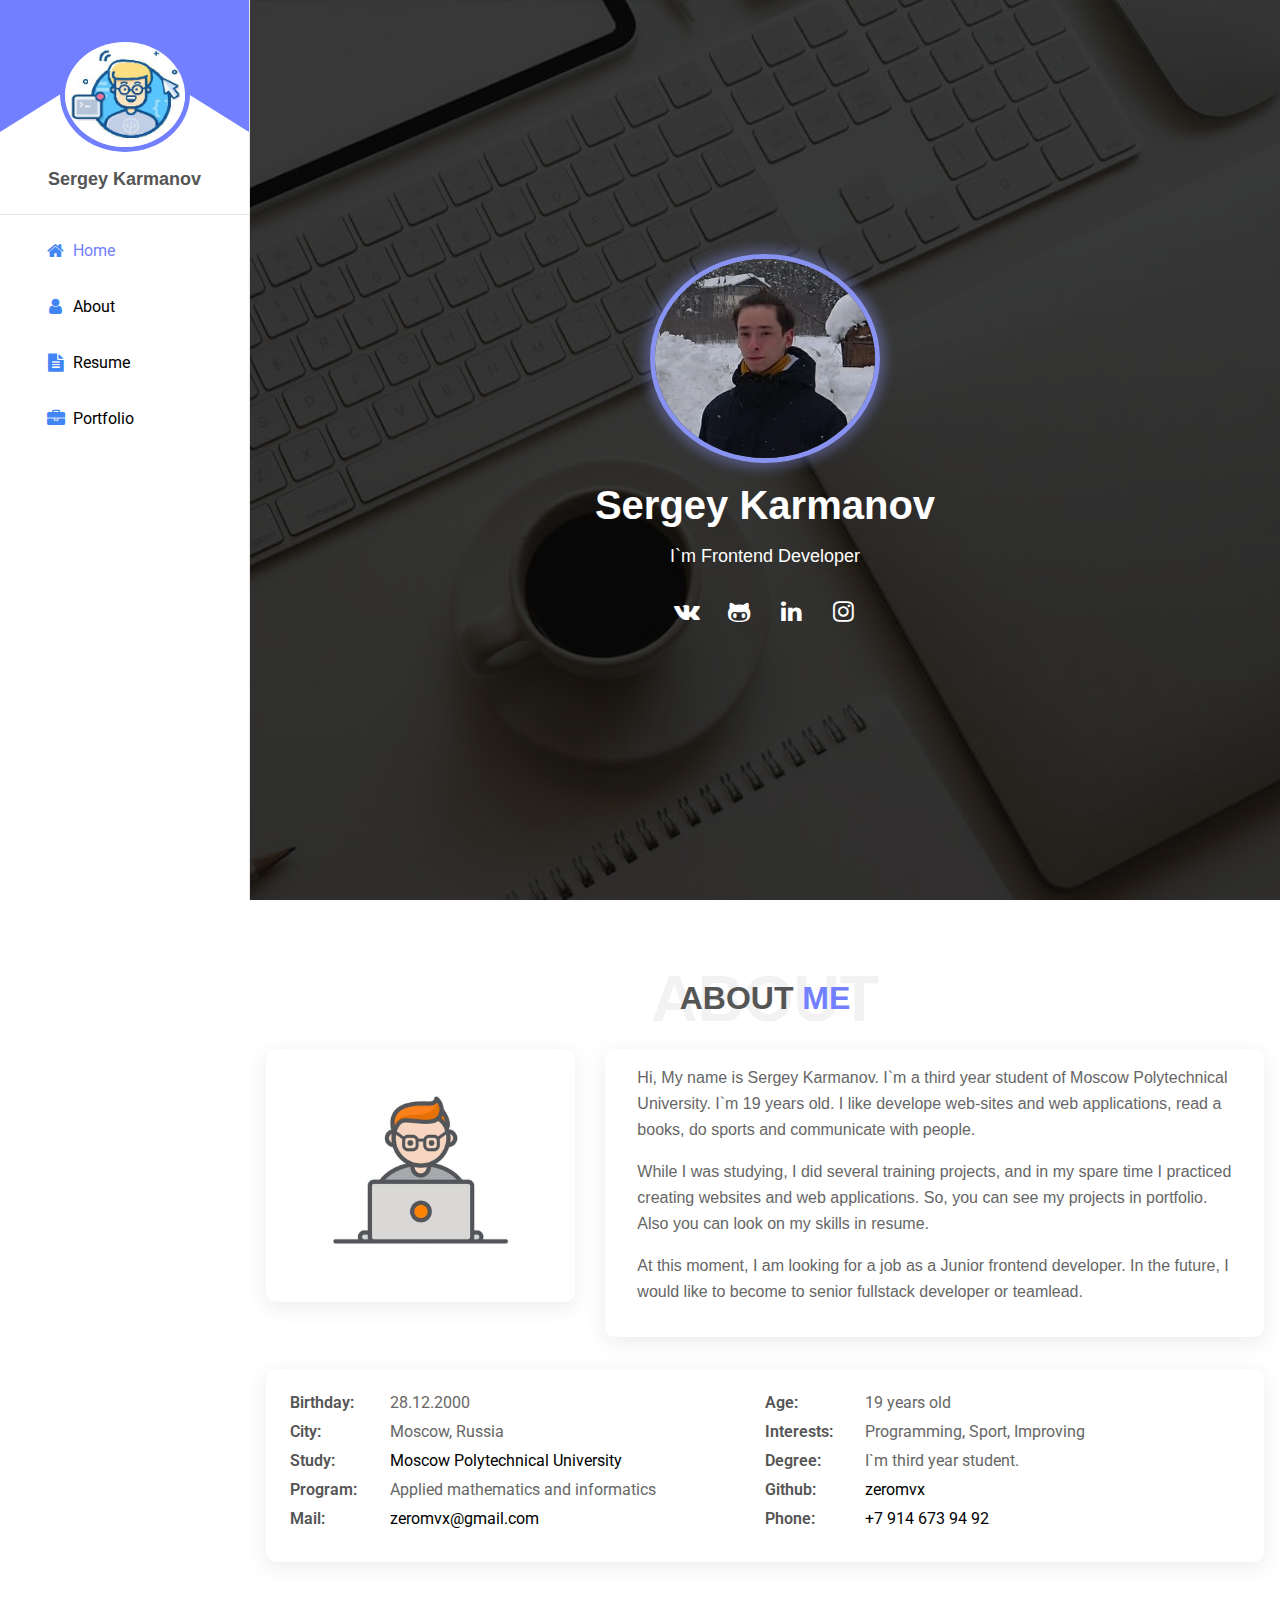
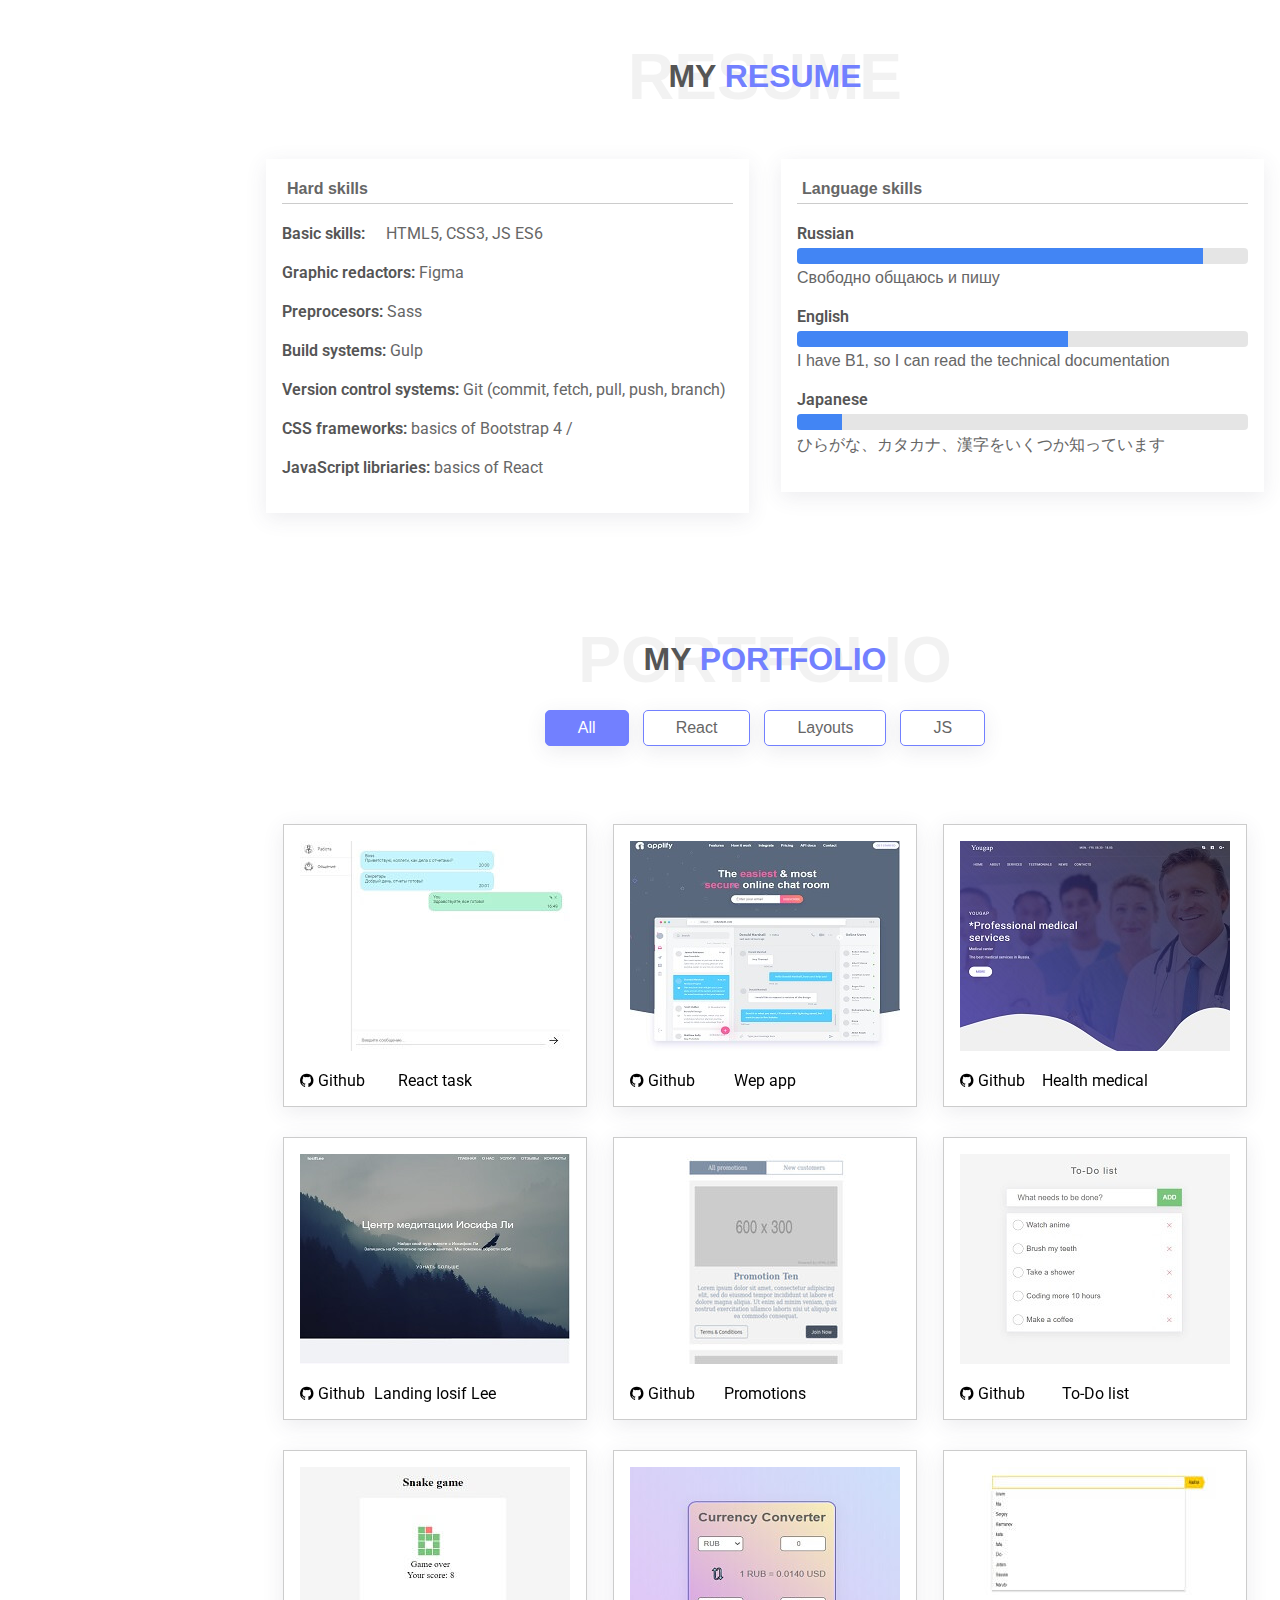
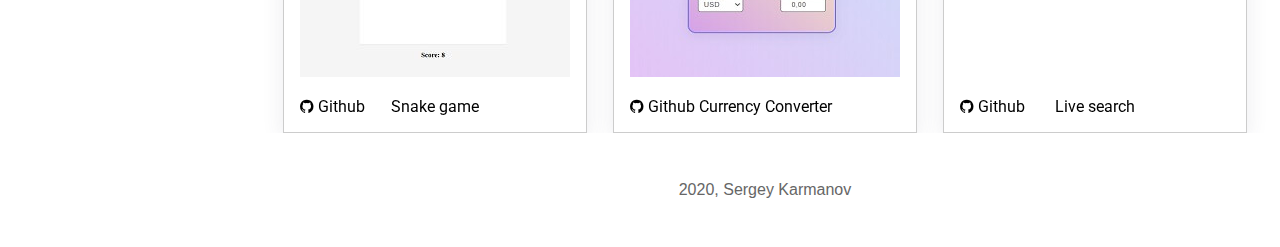
<file: index.html>
<!DOCTYPE html>
<html lang="en">

<head>
    <meta charset="UTF-8">
    <meta name="viewport" content="width=device-width, initial-scale=1.0">
    <title>Sergey Karmanov</title>
    <!-- FontAwesome -->
    <link rel="stylesheet" href="libs/css/font-awesome.css">
    <!-- Stylesheets -->
    <link rel="stylesheet" href="css/main.min.css">
</head>

<body>

    <div class="toggle-btn">
        <div id="nav-icon3" class="toggle-icon">
            <span></span>
            <span></span>
            <span></span>
            <span></span>
        </div>
    </div>
    <!-- /.toggle-icon -->

    <header class="header">

        <nav class="navbar">

            <div class="navbar__logo">
                <div class="logo">
                    <img src="img/photo2.jpg" alt="">
                </div>
                <div class="name">
                    <h2>Sergey Karmanov</h2>
                </div>
            </div>
            <!-- /.navbar__logo -->
            <ul class="nav">
                <li>
                    <a href="#home" class="active"><i class="fa fa-home fa-fw"></i>Home</a>
                </li>
                <li>
                    <a href="#about"><i class="fa fa-user fa-fw"></i>About</a>
                </li>
                <li>
                    <a href="#resume"><i class="fa fa-file-text fa-fw"></i>Resume</a>
                </li>
                <li>
                    <a href="#portfolio"><i class="fa fa-briefcase fa-fw"></i>Portfolio</a>
                </li>
            </ul>
            <!-- /.nav -->
        </nav>
        <!-- /.navbar -->
    </header>

    <!-- /.header -->

    <main class="main-content">
        <section class="home" id="home">
            <div class="home__content">
                <div class="home__logo ">
                    <img src="img/p1.jpg" alt="">
                </div>

                <h1 class="home__name ">Sergey Karmanov</h1>

                <p class="home__desc ">I`m Frontend Developer</p>

                <ul class="socials ">
                    <li class="socials__item">
                        <a href="https://vk.com/zeromvx" target="_blank" class="socials__link">
                            <i class="fa fa-vk socials__icon" aria-hidden="true"></i>
                        </a>
                    </li>
                    <li class="socials__item">
                        <a href="https://github.com/zeromvx" target="_blank" class="socials__link">
                            <i class="fa fa-github-alt socials__icon" aria-hidden="true"></i>
                        </a>
                    </li>
                    <li class="socials__item">
                        <a href="https://www.linkedin.com/in/sergey-karmanov-151950176/" target="_blank" class="socials__link">
                            <i class="fa fa-linkedin fa-lg socials__icon"></i>
                        </a>
                    </li>
                    <li class="socials__item">
                        <a href="https://www.instagram.com/sergey_karmanov___/" target="_blank" class="socials__link">
                            <i class="fa fa-instagram fa-lg socials__icon"></i>
                        </a>
                    </li>
                </ul>
            </div>
            <!-- /.home__content -->
        </section>
        <!-- /.home -->

        <section class="about" id="about">

            <div class="about__title">
                <h2 class="title ">
                    About
                    <span class="title__color">me</span>
                    <span class="title__bg-text">about</span>
                </h2>
            </div>
            <!-- /.about__title -->

            <div class="about__content">
                <div class="about__logo ">
                    <img src="img/about.jpg" alt="" class="logo__image">
                </div>

                <div class="descr ">
                    <p>Hi, My name is Sergey Karmanov. I`m a third year student of Moscow Polytechnical University. I`m
                        19 years old. I like develope web-sites and web applications, read a books, do sports and
                        communicate with people.
                    </p>
                    <p>While I was studying, I did several training projects, and in my spare time I practiced creating
                        websites and web applications. So, you can see my projects in portfolio. Also you can look on my
                        skills in resume.
                    </p>
                    <p>At this moment, I am looking for a job as a Junior frontend developer. In the future, I would
                        like to become to senior fullstack developer or teamlead.</p>
                </div>

            </div>
            <!-- /.about__content -->

            <div class="about__info-wrap">
                <ul class="about__info ">
                    <li><label>Birthday:</label>28.12.2000</li>
                    <li><label>Age:</label>19 years old</li>
                    <li><label>City:</label>Moscow, Russia</li>
                    <li><label>Interests:</label>Programming, Sport, Improving</li>
                    <li><label>Study:</label><a href="https://new.mospolytech.ru/" target="_blank">Moscow Polytechnical
                            University</a></li>
                    <li><label>Degree:</label>I`m third year student.</li>
                    <li><label>Program:</label>Applied mathematics and informatics</li>
                    <li><label>Github:</label><a href="https://github.com/zeromvx" target="_blank">zeromvx</a></li>
                    <li><label>Mail:</label><a href="mailto:zeromvx@gmail.com">zeromvx@gmail.com</a></li>
                    <li><label>Phone:</label><a href="tel:+79146739492">+7 914 673 94 92</a></li>
                </ul>
            </div>
        </section>
        <!-- /.about -->

        <section class="resume" id="resume">
            <div class="resume__title">
                <h2 class="title ">
                    My
                    <span class="title__color">Resume</span>
                    <span class="title__bg-text">Resume</span>
                </h2>
            </div>
            <!-- /.resume__title -->

            <ul class="resume__content">

                <li class="skills-wrap ">
                    <div class="skills">
                        <h4 class="skills__title">Hard skills</h4>
                        <ul>
                            <li>
                                <label>Basic skills:</label> HTML5, CSS3, JS ES6
                            </li>
                            <li>
                                <label>Graphic redactors:</label> Figma
                            </li>
                            <li>
                                <label>Preprocesors:</label> Sass
                            </li>
                            <li>
                                <label>Build systems:</label> Gulp
                            </li>
                            <li>
                                <label>Version control systems:</label> Git (commit, fetch, pull, push, branch)
                            </li>
                            <li>
                                <label>CSS frameworks:</label> basics of Bootstrap 4 /
                            </li>
                            <li>
                                <label>JavaScript libriaries:</label> basics of React
                            </li>
                        </ul>
                    </div>

                </li>
                <!-- /.hard-skills -->

                <li class="skills-wrap ">
                    <div class="skills">
                        <h4 class="skills__title">Language skills</h4>
                        <ul>

                            <li>
                                <label>Russian</label>
                                <div class="line russian-line"></div>
                                <p>Свободно общаюсь и пишу</p>
                            </li>
                            <li>
                                <label>English</label>
                                <div class="line english-line"></div>
                                <p>I have B1, so I can read the technical documentation</p>
                            </li>
                            <li>
                                <label>Japanese</label>
                                <div class="line japanese-line"></div>
                                <p>ひらがな、カタカナ、漢字をいくつか知っています</p>
                            </li>
                        </ul>
                    </div>

                </li>
                <!-- /.laguage-skills -->

            </ul>
            <!-- /.resume__content -->
        </section>
        <!-- /.resume -->

        <section class="portfolio" id="portfolio">
            <div class="portfolio__title">
                <h2 class="title ">
                    My
                    <span class="title__color">portfolio</span>
                    <span class="title__bg-text">portfolio</span>
                </h2>
            </div>
            <!-- /.portfolio__title -->

            <div class="portfolio__filter filter-options">
                <button class="filter__btn active" data-filter="all">All</button>
                <button class="filter__btn" data-filter="react">React</button>
                <button class="filter__btn" data-filter="layouts">Layouts</button>
                <button class="filter__btn" data-filter="js">JS</button>
            </div>
            <!-- /.portfolio__filter -->

            <ul class="portfolio__content container my-shuffle">

                <li class="work mix category-a " data-order="3" data-groups='["react"]'>
                    <figure>

                        <div class="image-wrap">

                            <p class="work__image-descr">This is test task for interview in TOT systems.
                                It includes frontend part of chat, written using React.
                            </p>

                            <img src="img/chat.jpg" alt="chat" class="work__image">
                        </div>

                        <figcaption class="work__descr">

                            <a href="https://github.com/zeromvx/task-for-tot-sys" target="_blank" class="work__github">
                                <i class="fa fa-github" aria-hidden="true"></i>
                                Github
                            </a>
                            <a href="https://react-frontend-chat.herokuapp.com/" target="_blank">React task</a>
                        </figcaption>
                    </figure>
                </li>


                <li class="work mix category-a " data-order="1" data-groups='["layouts"]'>
                    <figure>

                        <div class="image-wrap">

                            <p class="work__image-descr">This is responsive landing which I made for train my skills, using Sass,
                                Gulp.You can see code of this project in my github.
                            </p>

                            <img src="img/webapp.jpg" alt="" class="work__image">
                        </div>

                        <figcaption class="work__descr">

                            <a href="https://github.com/zeromvx/landing" target="_blank" class="work__github">
                                <i class="fa fa-github" aria-hidden="true"></i>
                                Github
                            </a>
                            <a href="sites/webapp/" target="_blank">Wep app</a>
                        </figcaption>
                    </figure>
                </li>

                <li class="work mix category-a " data-order="1" data-groups='["layouts"]'>
                    <figure>

                        <div class="image-wrap">

                            <p class="work__image-descr">This is responsive landing which I made for train my skills, using Sass.
                                You can see code of this project in my github.
                            </p>

                            <img src="img/health.jpg" alt="" class="work__image">
                        </div>

                        <figcaption class="work__descr">

                            <a href="https://github.com/zeromvx/health-medical" target="_blank" class="work__github">
                                <i class="fa fa-github" aria-hidden="true"></i>
                                Github
                            </a>
                            <a href="sites/health/" target="_blank">Health medical</a>
                        </figcaption>
                    </figure>
                </li>

                <li class="work mix category-a " data-order="1" data-groups='["layouts"]'>
                    <figure>

                        <div class="image-wrap">
                            <p class="work__image-descr">
                                This is responsive landing which I made for train my skills, using Sass.
                                Design was done by me.
                            </p>

                            <img src="img/iosiflee.jpg" alt="" class="work__image">
                        </div>

                        <figcaption class="work__descr">

                            <a href="https://github.com/zeromvx/iosiflee" target="_blank" class="work__github">
                                <i class="fa fa-github" aria-hidden="true"></i>
                                Github
                            </a>

                            <a href="sites/iosiflee/" target="_blank">Landing Iosif Lee</a>
                        </figcaption>
                    </figure>
                </li>

                <li class="work mix category-b " data-order="2" data-groups='["js"]'>
                    <figure>

                        <div class="image-wrap">
                            <p class="work__image-descr">
                                This is decision of js task from github. Web app sends query to server and get json file.
                                There are two tabs. The first tab shows all promotions. The second tab shows promotions for new users.
                            </p>
                            <img src="img/promotions.jpg" alt="" class="work__image">
                        </div>

                        <figcaption class="work__descr">
                            <a href="https://github.com/zeromvx/web-technical-test" target="_blank" class="work__github">
                                <i class="fa fa-github" aria-hidden="true"></i>
                                Github
                            </a>

                            <a href="sites/promotions/" target="_blank">Promotions</a>
                        </figcaption>
                    </figure>
                </li>

                <li class="work mix category-b " data-order="2" data-groups='["js"]'>
                    <figure>

                        <div class="image-wrap">
                            <p class="work__image-descr">
                                This is simple to-do list. You can see, create, remove tasks. The data is stored into local storage.
                                If you complete the task, click on ready button, and if you reload page, deleted task won`t exist.
                            </p>
                            <img src="img/todo.jpg" alt="" class="work__image">
                        </div>

                        <figcaption class="work__descr">
                            <a href="https://github.com/zeromvx/todo" target="_blank" class="work__github">
                                <i class="fa fa-github" aria-hidden="true"></i>
                                Github
                            </a>

                            <a href="sites/todo/" target="_blank">To-Do list</a>
                        </figcaption>
                    </figure>
                </li>

                <li class="work mix category-b " data-order="2" data-groups='["js"]'>
                    <figure>

                        <div class="image-wrap">
                            <p class="work__image-descr">
                                This is game was made using canvas. The game stars when the arrow buttons are pressed.
                            </p>
                            <img src="img/snake.jpg" alt="" class="work__image">
                        </div>

                        <figcaption class="work__descr">

                            <a href="https://github.com/zeromvx/snakegame" target="_blank" class="work__github">
                                <i class="fa fa-github" aria-hidden="true"></i>
                                Github
                            </a>

                            <a href="sites/snake-game/" target="_blank">Snake game</a>
                        </figcaption>
                    </figure>
                </li>

                <li class="work mix category-b " data-order="2" data-groups='["js"]'>
                    <figure>

                        <div class="image-wrap">
                            <p class="work__image-descr">
                                This is web app that send query to API and show current course.
                            </p>
                            <img src="img/converter.jpg" alt="" class="work__image">
                        </div>

                        <figcaption class="work__descr">

                            <a href="https://github.com/zeromvx/converter" target="_blank" class="work__github">
                                <i class="fa fa-github" aria-hidden="true"></i>
                                Github
                            </a>
                            <a href="sites/converter/" target="_blank">Currency Converter</a>
                        </figcaption>
                    </figure>
                </li>

                <li class="work mix category-b " data-order="2" data-groups='["js"]'>
                    <figure>

                        <div class="image-wrap">
                            <p class="work__image-descr">
                                It`s project for train my js skills.
                                When we input data, data is filter and coincidences shows in dataBox.
                                Also when we click search, opens a new window of yandex search with your data.
                            </p>
                            <img src="img/search.jpg" alt="" class="work__image">
                        </div>

                        <figcaption class="work__descr">

                            <a href="https://github.com/zeromvx/livesearch" target="_blank" class="work__github">
                                <i class="fa fa-github" aria-hidden="true"></i>
                                Github
                            </a>

                            <a href="sites/livesearch/" target="_blank">Live search</a>
                        </figcaption>
                    </figure>
                </li>
            </ul>
            <!-- /.portfolio__content -->
        </section>
        <!-- /.portfolio -->

        <footer class="footer">
            <p>2020, Sergey Karmanov</p>
        </footer>
        <!-- /.footer -->
    </main>
    <!-- /.main-content -->


    <script src="libs/js/shuffle.min.js"></script>
    <script src="js/filter.js"></script>
    <script src="js/adaptiveNav.js"></script>
    <script src="js/progressBar.js"></script>
</body>

</html>
</file>
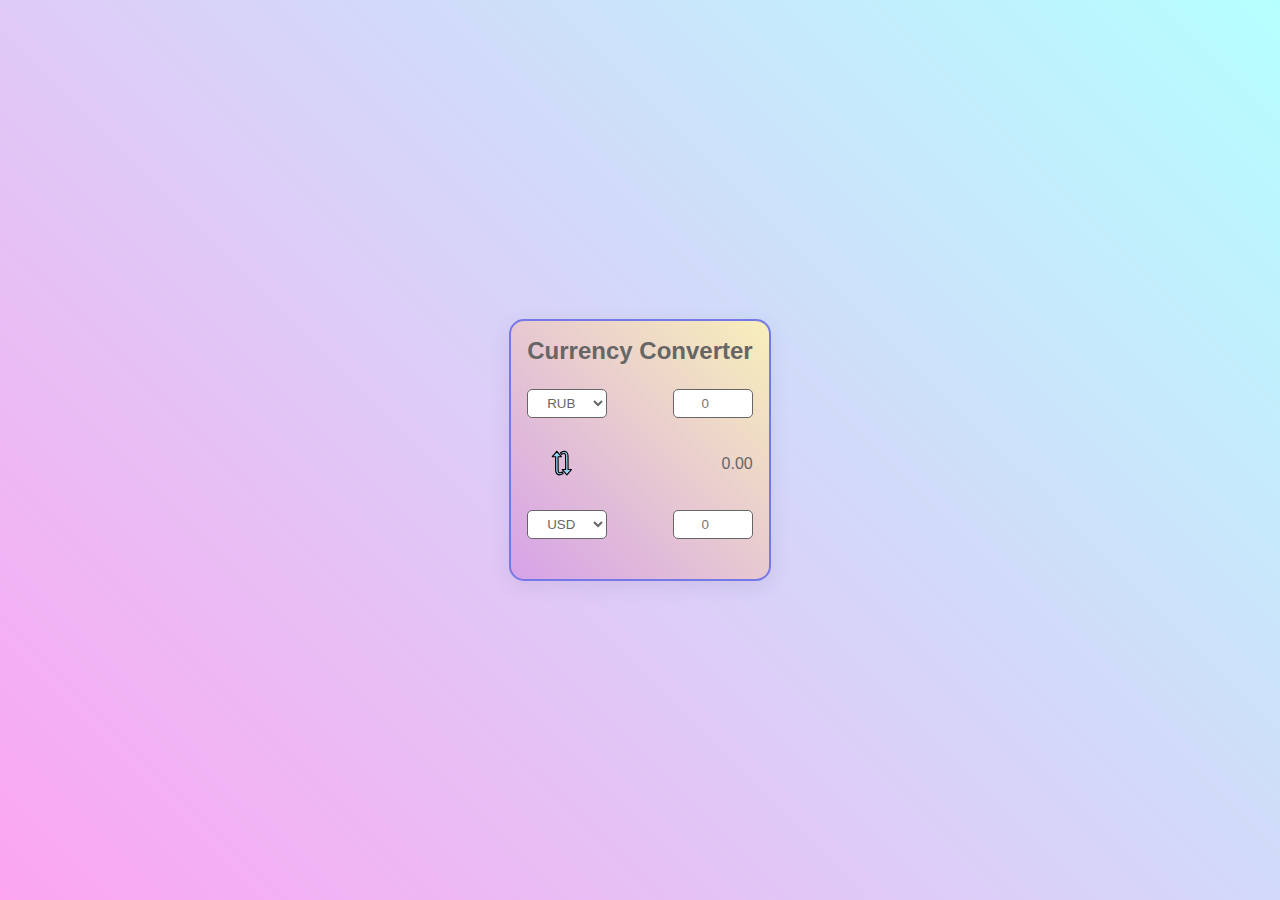
<file: sites/converter/index.html>
<!DOCTYPE html>
<html lang="en">

<head>
    <meta charset="UTF-8">
    <meta name="viewport" content="width=device-width, initial-scale=1.0">
    <title>Converter</title>
    <link rel="stylesheet" href="css/style.css">
</head>

<body>
    <div class="container">

        <div class="converter-wrap">

            <h2>Currency Converter</h2>

            <div class="converter">
                <select class="converter__item-1">
                    <option value="EUR">EUR</option>
                    <option value="USD">USD</option>
                    <option value="RUB" selected>RUB</option>
                </select>
                <input type="number" placeholder="0" class="converter__input-1">
            </div>

            <div class="changer">
                <a class="change-btn"><img src="img/change.svg" alt="change"></a>
                <p class="rate">0.00</p>
            </div>

            <div class="converter">
                <select class="converter__item-2">
                    <option value="EUR">EUR</option>
                    <option value="USD" selected>USD</option>
                    <option value="RUB">RUB</option>
                </select>
                <input type="number" placeholder="0" class="converter__input-2">
            </div>
        </div>

    </div>

    <script src="js/script.js"></script>
</body>

</html>
</file>
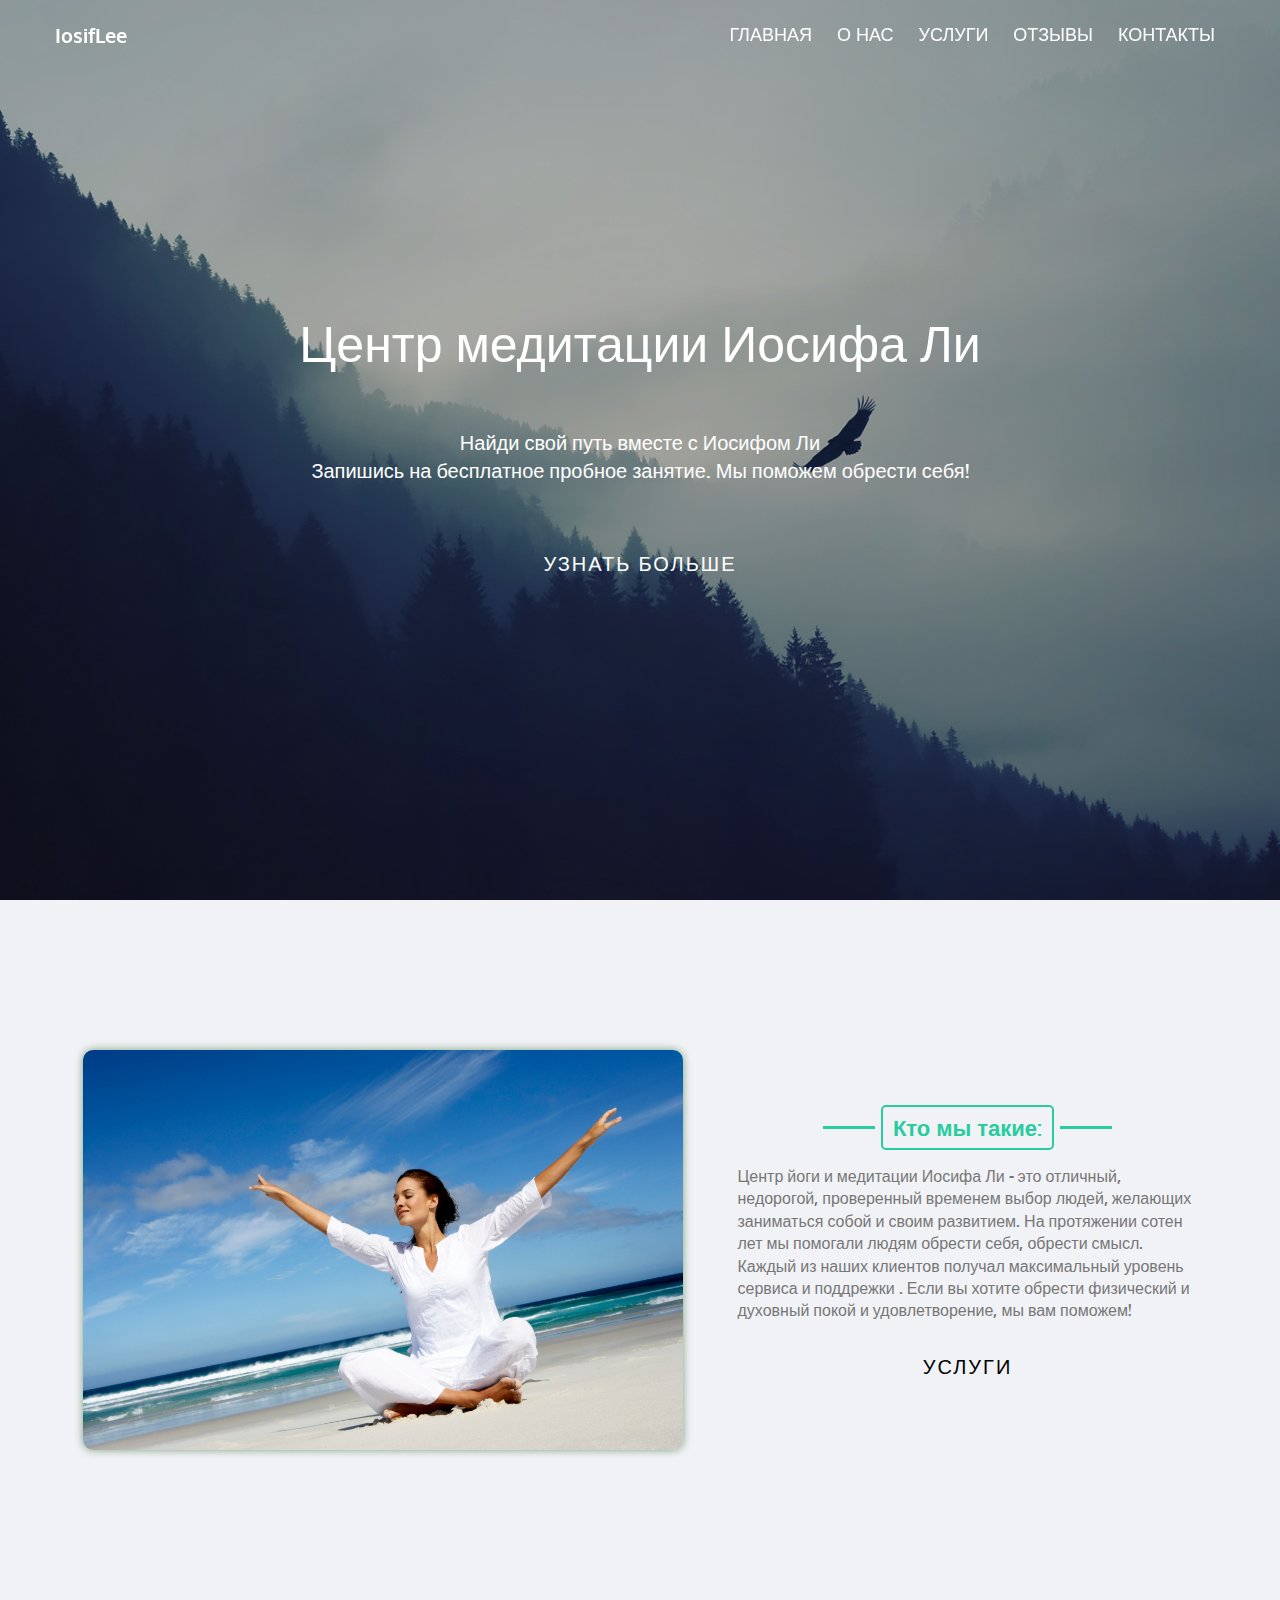
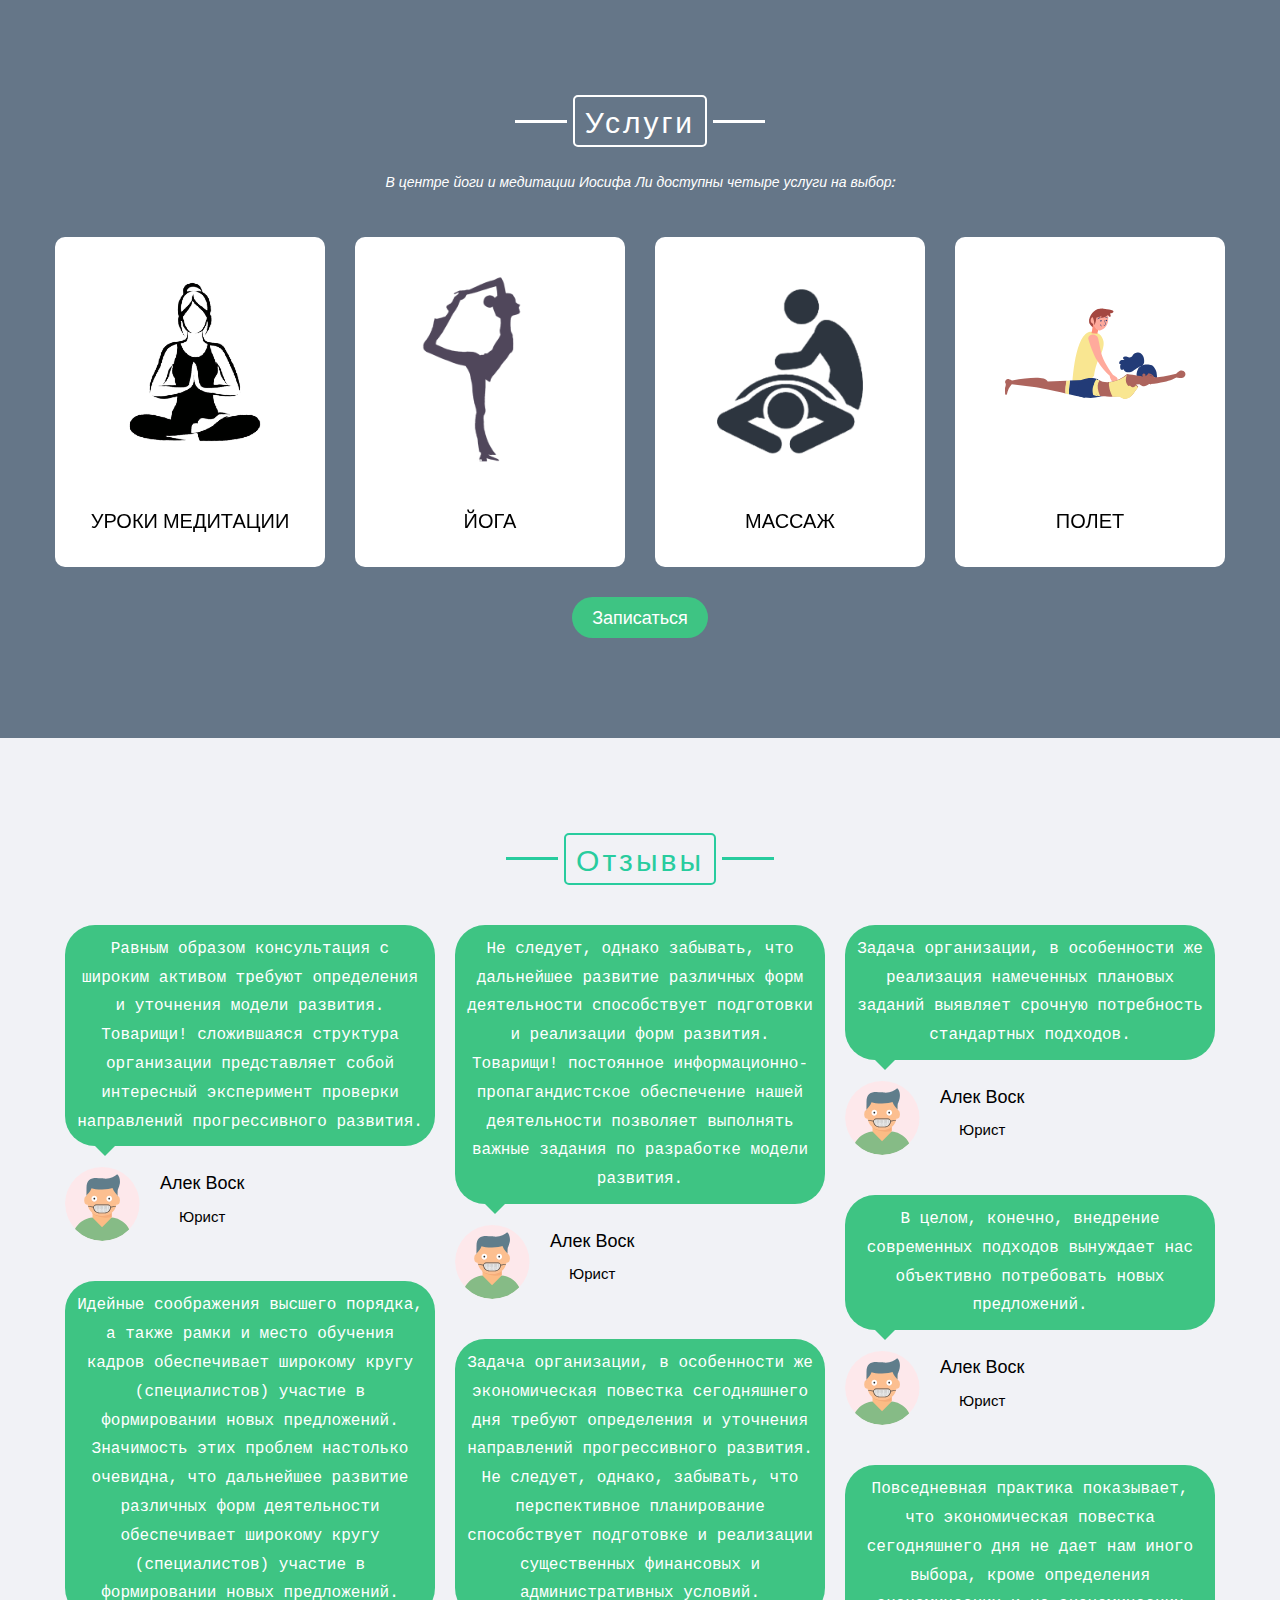
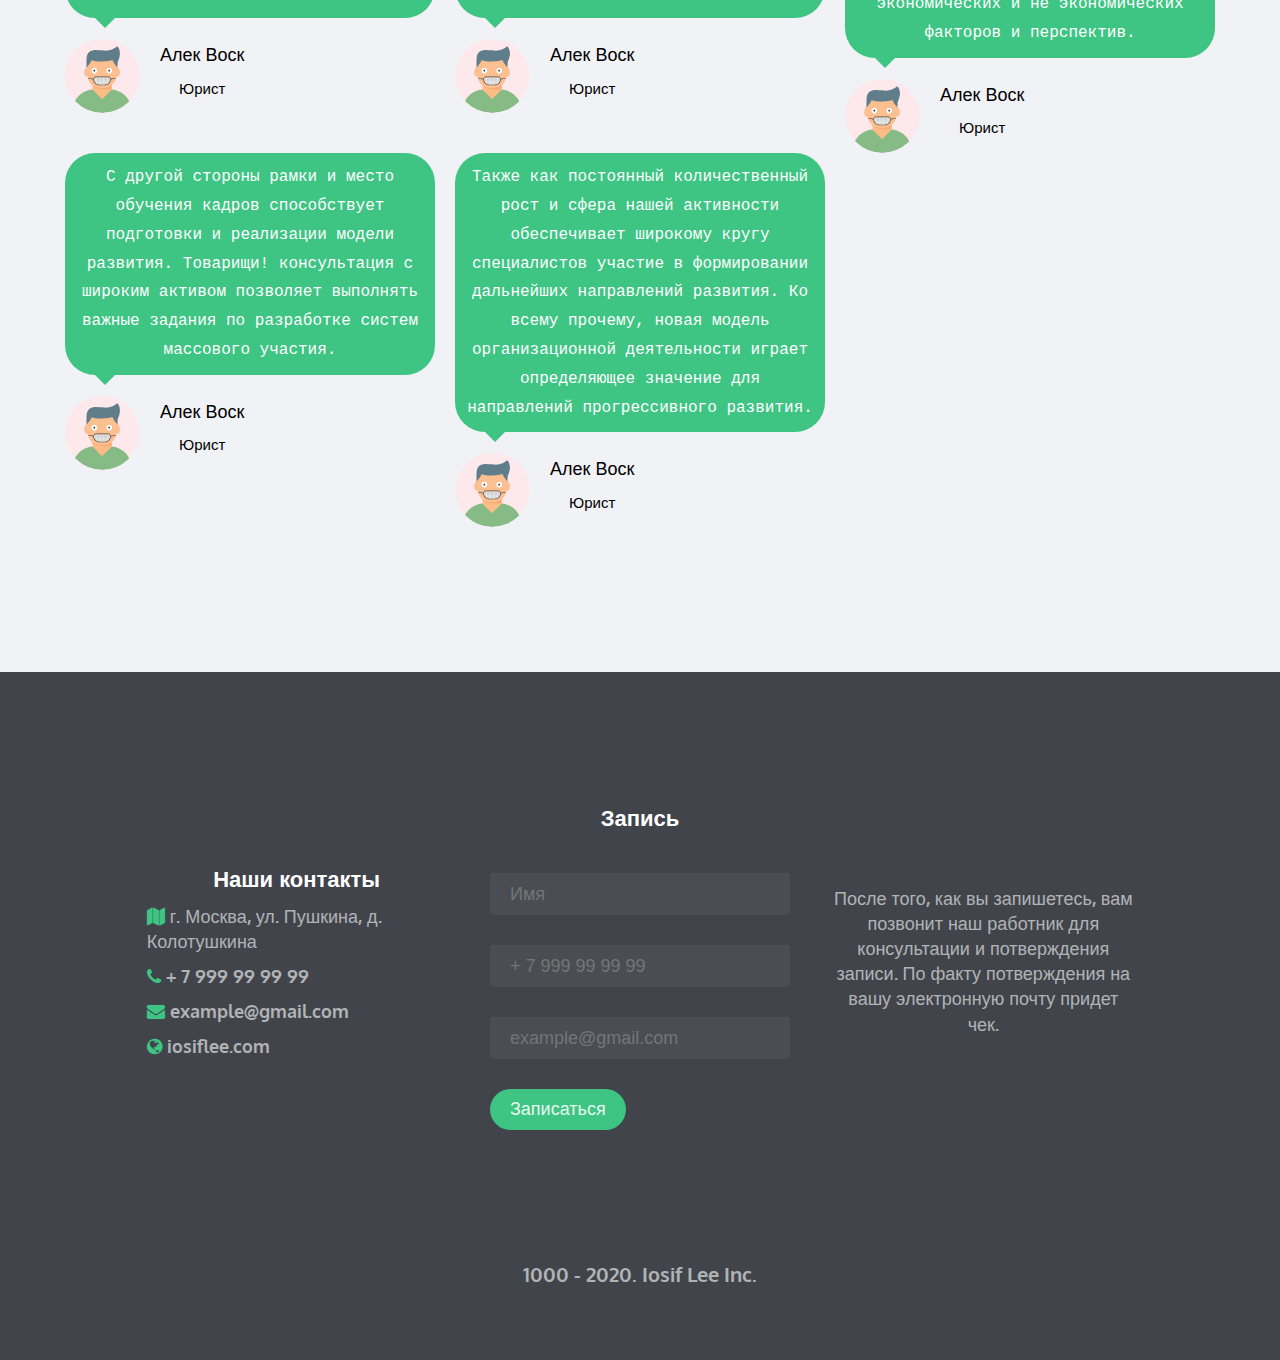
<file: sites/iosiflee/index.html>
<!DOCTYPE html>
<html lang="ru">

<head>
    <meta charset="UTF-8">
    <meta name="viewport" content="width=device-width, initial-scale=1.0">
    <link href="https://stackpath.bootstrapcdn.com/font-awesome/4.7.0/css/font-awesome.min.css" rel="stylesheet"
        integrity="sha384-wvfXpqpZZVQGK6TAh5PVlGOfQNHSoD2xbE+QkPxCAFlNEevoEH3Sl0sibVcOQVnN" crossorigin="anonymous">
    <link rel="stylesheet" href="css/main.min.css">

    <title>Iosif Lee</title>
</head>

<body>

    <!-- HEADER SECTION -->
    <header class="header" id="header">
        <!-- NAVBAR -->
        <div class="navbar" id="nav">

            <div class="navbar__wrap">

                <p class="navbar__logo">IosifLee</p>

                <input type="checkbox" class="switcher" id="menu">

                <label for="menu" class="open">
                    <i class="fa fa-bars fa-2x"></i>
                </label>

                <nav class="nav">
                    <ul class="nav__list">
                        <li class="navbar__item"><a href="#header" class="navbar__link">главная</a></li>
                        <li class="navbar__item"><a href="#about" class="navbar__link">о нас</a></li>
                        <li class="navbar__item"><a href="#services" class="navbar__link">услуги</a></li>
                        <li class="navbar__item"><a href="#reviews" class="navbar__link">отзывы</a></li>
                        <li class="navbar__item"><a href="#contact" class="navbar__link">контакты</a></li>
                    </ul>
                    
                    <label for="menu" class="close">
                        <i class="fa fa-times fa-2x"></i>
                    </label>
                </nav>

            </div>
        </div>
        <!-- END NAVBAR -->



        <div class="header__body">
            <h1 class="header__title">Центр медитации Иосифа Ли</h1>

            <div class="header__descr">
                <p>Найди свой путь вместе с Иосифом Ли</p>
                <p>Запишись на бесплатное пробное занятие. Мы поможем обрести себя!</p>
            </div>

            <a href="#about" class="btn-neon">
                <span class="btn-neon__line btn-neon__line--top"></span>
                <span class="btn-neon__line btn-neon__line--right"></span>
                <span class="btn-neon__line btn-neon__line--bottom"></span>
                <span class="btn-neon__line btn-neon__line--left"></span>
                Узнать больше
            </a>
        </div>
        <div class="background"></div>
    </header>

    <!-- END HEADER -->

    <section class="about-us" id="about">
        <div class="about-us-wrap">

            <div class="about-us__logo">
                <img src="img/natureandman.jpg" alt="" class="woman">
            </div>
            <!-- /.about-us__logo -->

            <div class="about-us__descr">
                <h3>Кто мы такие:</h3>

                <p>Центр йоги и медитации Иосифа Ли - это отличный, недорогой, проверенный временем выбор людей,
                    желающих заниматься собой и своим развитием.
                    На протяжении сотен лет мы помогали людям обрести себя, обрести смысл. Каждый из наших клиентов
                    получал максимальный уровень сервиса и поддрежки
                    . Если вы хотите обрести физический и духовный покой и удовлетворение, мы вам поможем!
                </p>

                <a href="#services" class="btn-neon">
                    <span class="btn-neon__line btn-neon__line--top"></span>
                    <span class="btn-neon__line btn-neon__line--right"></span>
                    <span class="btn-neon__line btn-neon__line--bottom"></span>
                    <span class="btn-neon__line btn-neon__line--left"></span>
                    Услуги
                </a>
            </div>
            <!-- /.about-us__description -->
        </div>
        <!-- /.about-us-wrap -->
    </section>
    <!-- /.about-us -->

    <!-- SECTION services US  -->
    <section class="services" id="services">
        <div class="services-container">

            <span class="services__logo">Услуги</span>

            <p class="services__desc">
                В центре йоги и медитации Иосифа Ли доступны четыре услуги на выбор:
            </p>

            <!-- SERVICES BLOCK -->

            <ul class="services__list">
                <li class="service services__item">
                    <div class="service__front">
                        <img src="img/med.png" alt="" class="service__logo">
                        <p class="service__desc">Уроки медитации</p>
                    </div>
                    <div class="service__back">
                        <p>На уроке медитации вы будете учиться... Конечно же медитации, котролю над телом и разумом. Вы
                            научитесь
                            сосредотачиваться на необходимых вещах в нужный момент.</p>
                        <p>Цена одного занятия: 500р.</p>
                        <p>Зантия в нашем центре проходят ежедневно с 17 до 21 по мск. Вы можете прийти и уйти в любое
                            рабочее время</p>
                    </div>
                </li>

                <li class="service services__item">
                    <div class="service__front">
                        <img src="img/yoga.png" alt="" class="service__logo">
                        <p class="service__desc">Йога</p>
                    </div>
                    <div class="service__back">
                        <p>На уроках йоги вы закалите свое тело, сделаете его более гибким. Вы также научитесь контролю
                            тела и движений.
                            Занятия по йоге улучшат вашу осанку и придадут уверенности в себе.
                        </p>
                        <p>Цена одного занятия: 700р</p>
                        <p>Занятия проходят ежедневно с 17 до 21 по мск. Продолжительность одной тренеровки - 40 мин.
                        </p>
                    </div>
                </li>

                <li class="service services__item">
                    <div class="service__front">
                        <img src="img/msg.png" alt="" class="service__logo">
                        <p class="service__desc">Массаж</p>
                    </div>
                    <div class="service__back">
                        <p>Lorem ipsum dolor sit amet, consectetur adipisicing elit. Nobis voluptatum atque, magni
                            similique ex adipisci amet? Expedita tempore neque officia possimus deleniti dolores
                            dolorum, qui, perspiciatis voluptate, optio corporis aliquid?</p>
                    </div>
                </li>

                <li class="service services__item">
                    <div class="service__front">
                        <img src="img/yoga3.svg" alt="" class="service__logo">
                        <p class="service__desc">Полет</p>
                    </div>
                    <div class="service__back">
                        <p>Lorem ipsum dolor sit amet consectetur adipisicing elit. Saepe ipsam quisquam ut officia unde
                            amet, sed iure omnis laborum, qui repudiandae voluptatum libero quidem voluptas quasi
                            explicabo sequi reprehenderit ipsum.</p>
                    </div>
                </li>
            </ul>

            <a href="#record-form" class="btn-to-record">Записаться</a>
            <!-- END SERVICES BLOCK -->

        </div>
    </section>

    <section class="reviews" id="reviews">
        <div class="reviews__container">
            <span class="reviews__logo">Отзывы</span>

            <!-- SERVICES BLOCK -->

            <div class="reviews__items">
                <ul class="reviews__list">
                    <li class="reviews__item">
                        <p class="reviews__text">Равным образом консультация с широким активом требуют определения и
                            уточнения модели развития.
                            Товарищи! сложившаяся структура организации представляет собой интересный эксперимент
                            проверки направлений прогрессивного развития.</p>
                        <img src="img/man-icon.svg" alt="" class="author-photo">
                        <span>
                            Алек Воск <br>
                            <small>Юрист</small>
                        </span>
                    </li>
                    <li class="reviews__item">
                        <p class="reviews__text">Идейные соображения высшего порядка, а также рамки и место обучения
                            кадров обеспечивает широкому кругу (специалистов) участие в формировании новых предложений.
                            Значимость этих проблем настолько очевидна, что дальнейшее развитие различных форм
                            деятельности обеспечивает широкому кругу (специалистов) участие в формировании новых
                            предложений.</p>
                        <img src="img/man-icon.svg" alt="" class="author-photo">
                        <span>
                            Алек Воск <br>
                            <small>Юрист</small>
                        </span>
                    </li>
                    <li class="reviews__item">
                        <p class="reviews__text">С другой стороны рамки и место обучения кадров способствует подготовки
                            и реализации модели развития.
                            Товарищи! консультация с широким активом позволяет выполнять важные задания по разработке
                            систем массового участия.</p>
                        <img src="img/man-icon.svg" alt="" class="author-photo">
                        <span>
                            Алек Воск <br>
                            <small>Юрист</small>
                        </span>
                    </li>
                </ul>

                <ul class="reviews__list">
                    <li class="reviews__item">
                        <p class="reviews__text">Не следует, однако забывать, что дальнейшее развитие различных форм
                            деятельности способствует подготовки и реализации форм развития.
                            Товарищи! постоянное информационно-пропагандистское обеспечение нашей деятельности позволяет
                            выполнять важные задания по разработке модели развития.</p>
                        <img src="img/man-icon.svg" alt="" class="author-photo">
                        <span>
                            Алек Воск <br>
                            <small>Юрист</small>
                        </span>
                    </li>
                    <li class="reviews__item">
                        <p class="reviews__text">Задача организации, в особенности же экономическая повестка
                            сегодняшнего дня требуют определения и уточнения направлений прогрессивного развития. Не
                            следует, однако, забывать, что перспективное планирование способствует подготовке и
                            реализации существенных финансовых и административных условий.</p>
                        <img src="img/man-icon.svg" alt="" class="author-photo">
                        <span>
                            Алек Воск <br>
                            <small>Юрист</small>
                        </span>

                    </li>
                    <li class="reviews__item">
                        <p class="reviews__text">Также как постоянный количественный рост и сфера нашей активности
                            обеспечивает широкому кругу специалистов участие в формировании дальнейших направлений
                            развития. Ко всему прочему, новая модель организационной деятельности играет определяющее
                            значение для направлений прогрессивного развития.</p>
                        <img src="img/man-icon.svg" alt="" class="author-photo">
                        <span>
                            Алек Воск <br>
                            <small>Юрист</small>
                        </span>

                    </li>
                </ul>

                <ul class="reviews__list">
                    <li class="reviews__item">
                        <p class="reviews__text">Задача организации, в особенности же реализация намеченных плановых
                            заданий выявляет срочную потребность стандартных подходов. </p>
                        <img src="img/man-icon.svg" alt="" class="author-photo">
                        <span>
                            Алек Воск <br>
                            <small>Юрист</small>
                        </span>
                    </li>
                    <li class="reviews__item">
                        <p class="reviews__text">В целом, конечно, внедрение современных подходов вынуждает нас
                            объективно потребовать новых предложений. </p>
                        <img src="img/man-icon.svg" alt="" class="author-photo">
                        <span>
                            Алек Воск <br>
                            <small>Юрист</small>
                        </span>
                    </li>
                    <li class="reviews__item">
                        <p class="reviews__text">Повседневная практика показывает, что экономическая повестка
                            сегодняшнего дня не дает нам иного выбора, кроме определения экономических и не
                            экономических факторов и перспектив.</p>
                        <img src="img/man-icon.svg" alt="" class="author-photo">
                        <span>
                            Алек Воск <br>
                            <small>Юрист</small>
                        </span>
                    </li>
                </ul>

            </div>

        </div>
    </section>


    <section class="contact" id="contact">
        <div class="contact__container">
            <div class="adress">
                <h3>Наши контакты</h3>
                <p><i class="fa fa-map" style="color: #3EC483;"></i> г. Москва, ул. Пушкина, д. Колотушкина</p>
                <p><i class="fa fa-phone" style="color: #3EC483;"></i> + 7 999 99 99 99</p>
                <p><i class="fa fa-envelope" style="color: #3EC483;"></i> example@gmail.com</p>
                <p><i class="fa fa-globe" style="color: #3EC483;"></i> iosiflee.com</p>
            </div>
            <div class="record-form" id="record-form">
                <h3>Запись</h3>
                <input type="text" placeholder="Имя">
                <input type="text" placeholder="+ 7 999 99 99 99">
                <input type="text" placeholder="example@gmail.com">
                <button class="btn-submit">Записаться</button>
            </div>
            <p>После того, как вы запишетесь, вам позвонит наш работник для консультации и потверждения записи. По факту
                потверждения на вашу электронную почту придет чек.</p>
        </div>
    </section>

    <footer class="footer">
        <p>1000 - 2020. Iosif Lee Inc.</p>
    </footer>

    <script src="js/script.js"></script>
</body>

</html>
</file>
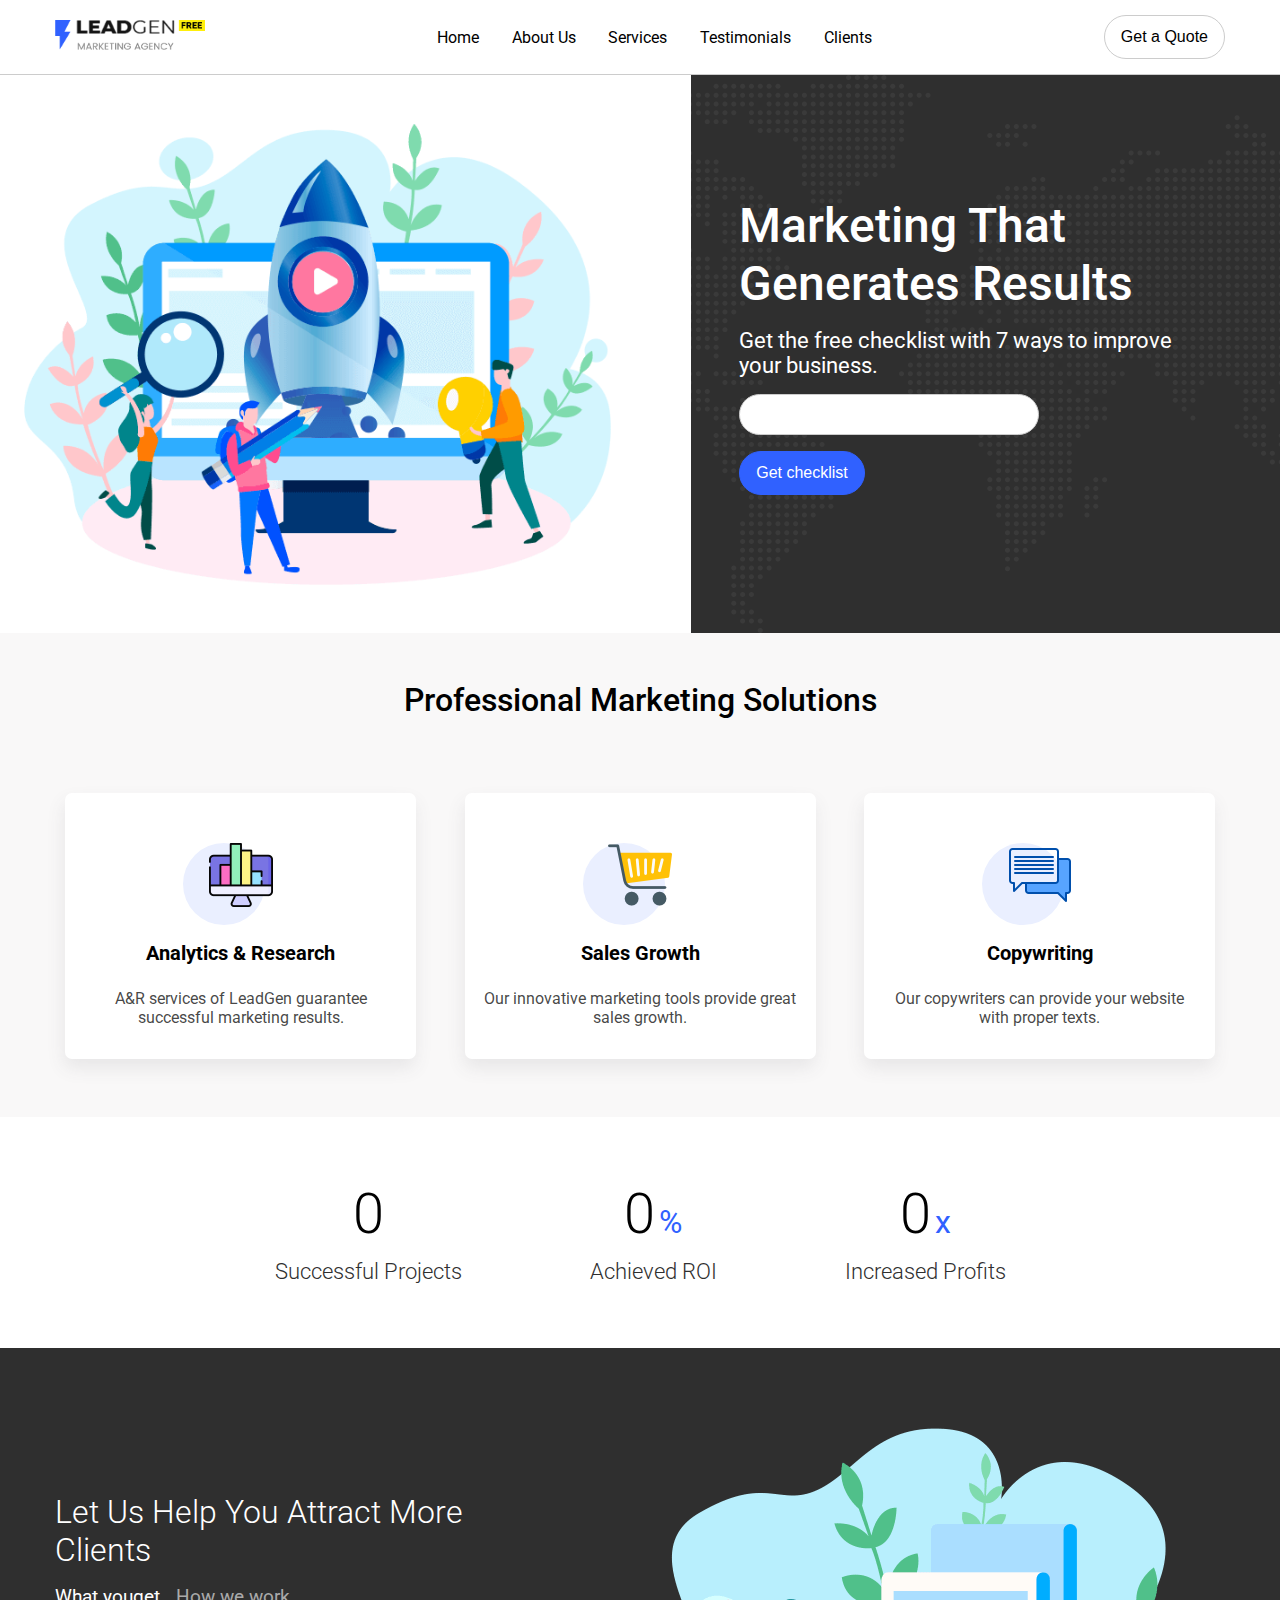
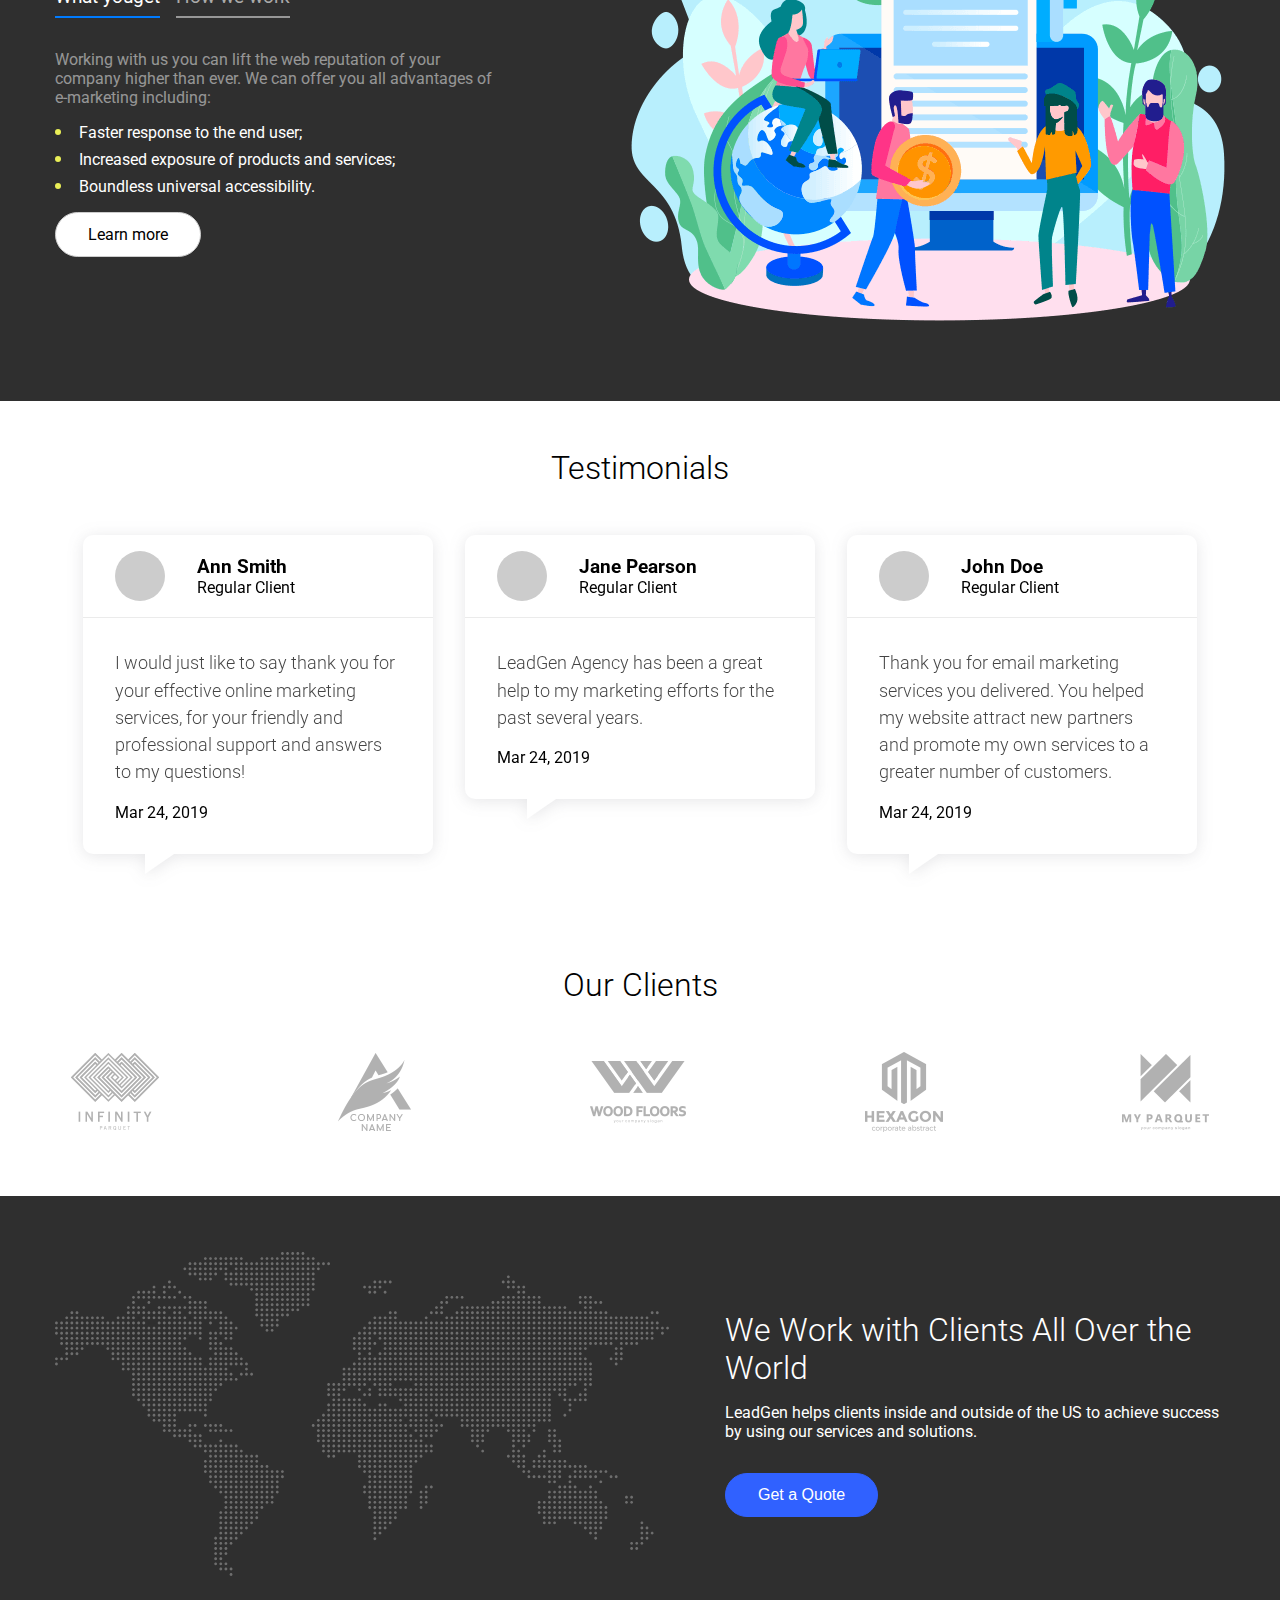
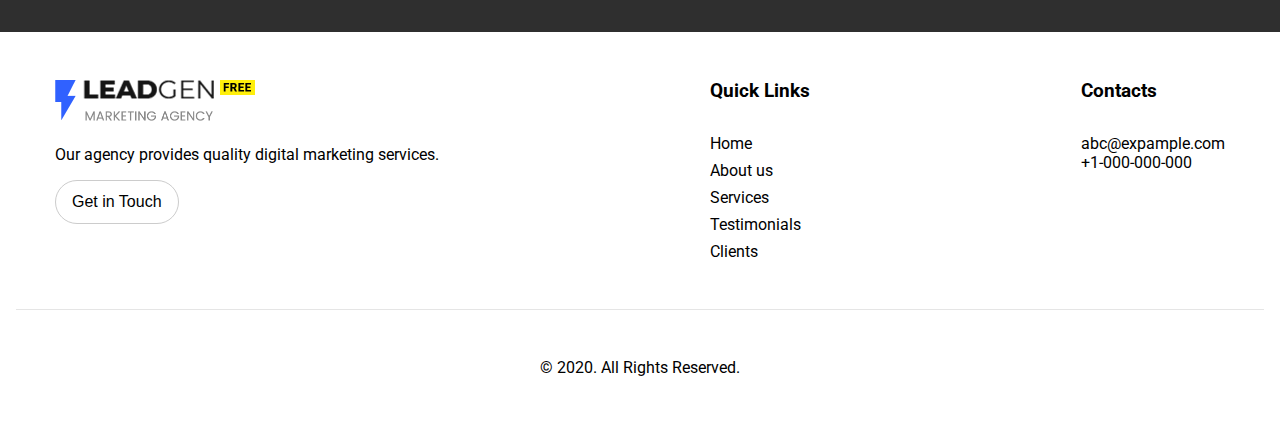
<file: sites/leadgen/index.html>
<!DOCTYPE html>
<html lang="en">

<head>
    <meta charset="UTF-8">
    <meta name="viewport" content="width=device-width, initial-scale=1.0">
    <title>Leadgen - marketing company</title>
    <link rel="stylesheet" href="css/main.min.css">
</head>

<body>
    <header class="header">
        <nav class="nav">

            <!-- nav__logo -->
            <div class="nav__logo">

                <div class="toggle-btn">
                    <div id="nav-icon3" class="toggle-icon">
                        <span></span>
                        <span></span>
                        <span></span>
                        <span></span>
                    </div>
                </div>

                <img src="./images/logo.png" alt="">
            </div>
            <!-- /.nav__logo -->

            <!-- nav__list -->
            <ul class="nav__list">

                <li class="nav__list-item">
                    <a href="#home" class="nav__list-link">Home</a>
                </li>

                <li class="nav__list-item">
                    <a href="#about" class="nav__list-link">About Us</a>
                </li>

                <li class="nav__list-item">
                    <a href="#services" class="nav__list-link">Services</a>
                </li>

                <li class="nav__list-item">
                    <a href="#testimonials" class="nav__list-link">Testimonials</a>
                </li>

                <li class="nav__list-item">
                    <a href="#clients" class="nav__list-link">Clients</a>
                </li>
            </ul>
            <!-- /.nav__list -->

            <button class="btn nav__btn">
                Get a Quote
            </button>
            <!-- /.btn nav__btn -->
        </nav>
        <!-- /.nav -->
    </header>
    <!-- /.header -->


    <main class="main">
        <!-- home -->
        <section class="home" id="home">

            <div class="home__content-wrap home__item">

                <!-- home__content -->
                <div class="home__content">

                    <h1 class="home__title home__content-item">
                        Marketing That Generates Results
                    </h1>

                    <p class="home__descr home__content-item">
                        Get the free checklist with 7 ways to improve your
                        business.
                    </p>

                    <input type="text" class="home__content-input home__content-item">

                    <button class="btn home__content-btn home__content-item">
                        Get checklist
                    </button>

                </div>
                <!-- /.home__content -->
            </div>

            <div class="home__image home__item">
                <img src="./images/home.png" alt="">
            </div>
            <!-- /.home__image -->

        </section>
        <!-- /.home -->

        <!-- solutions -->
        <section class="solutions" id="about">
            <div class="wrapper">

                <h2 class="solutions__title">
                    Professional Marketing Solutions
                </h2>

                <ul class="solutions__list">

                    <li class="solutions__list-item">

                        <!-- list-item__logo -->
                        <div class="list-logo list-item__logo">

                            <div class="list-logo__bg"></div>

                            <div class="list-logo__icon">
                                <img src="images/statistics.png" alt="">
                            </div>

                        </div>
                        <!--/.list-item__logo -->

                        <h3 class="list-item__title">
                            Analytics & Research
                        </h3>

                        <p class="list-item__descr">
                            A&R services of LeadGen guarantee successful marketing results.
                        </p>
                    </li>

                    <li class="solutions__list-item">

                        <!-- list-item__logo -->
                        <div class="list-logo list-item__logo">

                            <div class="list-logo__bg"></div>

                            <div class="list-logo__icon">
                                <img src="images/shopping-cart.png" alt="">
                            </div>

                        </div>
                        <!--/. list-item__logo -->

                        <h3 class="list-item__title">
                            Sales Growth
                        </h3>

                        <p class="list-item__descr">
                            Our innovative marketing tools provide great sales growth.
                        </p>

                    </li>

                    <li class="solutions__list-item">

                        <!-- list-item__logo -->
                        <div class="list-logo list-item__logo">

                            <div class="list-logo__bg"></div>

                            <div class="list-logo__icon">
                                <img src="images/answer.png" alt="">
                            </div>

                        </div>
                        <!-- /.list-item__logo -->

                        <h3 class="list-item__title">
                            Copywriting
                        </h3>

                        <p class="list-item__descr">
                            Our copywriters can provide your website with proper texts.
                        </p>
                    </li>
                </ul>
            </div>
        </section>

        <!-- counter -->
        <section class="counter">
            <div class="wrapper">

                <ul class="counter__list counter-list">

                    <li class="counter__list-item">
                        
                        <p class="counter-list__number">
                            <span class="counter-list__number--content" data-max="78">0</span>
                        </p>

                        <h4 class="counter-list__title">
                            Successful Projects
                        </h4>
                    </li>

                    <li class="counter__list-item">

                        <p class="counter-list__number">
                            <span class="counter-list__number--content" data-max="99">0</span>
                            <span class="counter-list__number--blue">%</span>
                        </p>

                        <h4 class="counter-list__title">
                            Achieved ROI
                        </h4>
                    </li>

                    <li class="counter__list-item">

                        <p class="counter-list__number">
                            <span class="counter-list__number--content" data-max="2">0</span>
                            <span class="counter-list__number--blue">x</span>
                        </p>

                        <h4 class="counter-list__title">
                            Increased Profits
                        </h4>
                    </li>
                </ul>

            </div>
        </section>
        <!-- /.counter -->

        <!-- attracting -->
        <section class="attracting" id="services">
            <div class="wrapper attracting__wrapper">

                <div class="attracting__content">
                    
                    <h2 class="attracting__title">
                        Let Us Help You Attract More Clients
                    </h2>

                    <ul class="attracting__tabs">

                        <li class="attracting__tabs-item attracting__tabs-item--active" data-target="tab-one">
                            What youget
                        </li>

                        <li class="attracting__tabs-item" data-target="tab-two">
                            How we work
                        </li>
                    </ul>

                    <div class="tab tab-one" data-target="tab-one">

                        <p class="tab__descr tab__item">
                            Working with us you can lift the web reputation of your company higher than ever. We can
                            offer you all advantages of e-marketing including:
                        </p>

                        <ul class="tab__list tab__item">

                            <li class="tab__list-item">
                                Faster response to the end user;
                            </li>

                            <li class="tab__list-item">
                                Increased exposure of products and services;
                            </li>

                            <li class="tab__list-item">
                                Boundless universal accessibility.
                            </li>
                        </ul>

                        <a href="#" class="btn tab__btn tab__item">
                            Learn more
                        </a>
                    </div>

                    <div class="tab tab-two" data-target="tab-two">

                        <p class="tab__descr tab__item">
                            Our agency works to ensure the best quality of marketing solutions for our clients and their
                            businesses. Our approach features:
                        </p>

                        <ul class="tab__list tab__item">

                            <li class="tab__list-item">
                                Initial consultation with the client;
                            </li>

                            <li class="tab__list-item">
                                Planning & analysis;
                            </li>

                            <li class="tab__list-item">
                                Marketing campaign implementation.
                            </li>
                        </ul>

                        <a href="#" class="btn tab__btn tab__item">
                            Learn more
                        </a>
                    </div>
                </div>

                <div class="attracting__image">
                    <img src="images/attracting.png" alt="attracting">
                </div>

            </div>
        </section>
        <!-- /.attracting -->

        <section class="testimonials" id="testimonials">
            <div class="wrapper testimonials__wrapper">

                <h2 class="testimonials__title">
                    Testimonials
                </h2>

                <ul class="testimonials__content">

                    <li class="feedback">

                        <figure class="feedback__header">

                            <div class="feedback__logo"></div>

                            <figcaption class="feedback__logo-descr">

                                <h3>Ann Smith</h3>
                                <p>Regular Client</p>

                            </figcaption>
                        </figure>

                        <div class="feedback__body">

                            <blockquote class="feedback__quote">
                                I would just like to say thank you for your effective online marketing services, for
                                your friendly and professional support and answers to my questions!
                            </blockquote>

                            <time class="feedback__time" datetime="2019-03-24 13:53">Mar 24, 2019</time>
                        </div>
                    </li>

                    <li class="feedback">

                        <figure class="feedback__header">

                            <div class="feedback__logo"> </div>

                            <figcaption class="feedback__logo-descr">

                                <h3>Jane Pearson</h3>
                                <p>Regular Client</p>

                            </figcaption>

                        </figure>

                        <div class="feedback__body">

                            <blockquote class="feedback__quote">
                                LeadGen Agency has been a great help to my marketing efforts for the past several years.
                            </blockquote>

                            <time class="feedback__time" datetime="2019-03-24 13:53">Mar 24, 2019</time>
                        </div>
                    </li>

                    <li class="feedback">

                        <figure class="feedback__header">

                            <div class="feedback__logo"></div>

                            <figcaption class="feedback__logo-descr">

                                <h3>John Doe</h3>
                                <p>Regular Client</p>

                            </figcaption>

                        </figure>

                        <div class="feedback__body">

                            <blockquote class="feedback__quote">
                                Thank you for email marketing services you delivered. You helped my website attract new
                                partners and promote my own services to a greater number of customers.
                            </blockquote>

                            <time class="feedback__time" datetime="2019-03-24 13:53">Mar 24, 2019</time>

                        </div>
                    </li>
                </ul>
            </div>
        </section>

        <section class="clients" id="clients">
            <div class="wrapper">

                <h2 class="clients__title">
                    Our Clients
                </h2>
                <!-- /.clients__title -->

                <ul class="clients__list">

                    <li class="clients__list-item">
                        <img src="images/c1.png" alt="">
                    </li>
                    <!-- /.clients__list-item -->

                    <li class="clients__list-item">
                        <img src="images/c2.png" alt="">
                    </li>
                    <!-- /.clients__list-item -->

                    <li class="clients__list-item">
                        <img src="images/c3.png" alt="">
                    </li>
                    <!-- /.clients__list-item -->

                    <li class="clients__list-item">
                        <img src="images/c4.png" alt="">
                    </li>
                    <!-- /.clients__list-item -->

                    <li class="clients__list-item">
                        <img src="images/c5.png" alt="">
                    </li>
                    <!-- /.clients__list-item -->

                </ul>
                <!-- /.clients__list -->

            </div>
        </section>
        <!-- /.clients -->


        <section class="world">
            <div class="wrapper world__wrapper">

                <div class="world__image">
                    <img src="images/world.svg" alt="">
                </div>
                <!-- /.world__image -->

                <div class="world__content">
                    <h2 class="world__title world__content-item">
                        We Work with Clients All Over the World
                    </h2>
                    <!-- /.world__title -->

                    <p class="world__descr world__content-item">
                        LeadGen helps clients inside and outside of the US to achieve success by using our services and
                        solutions.
                    </p>
                    <!-- /.world__descr -->

                    <button class="btn world__btn world__content-item">
                        Get a Quote
                    </button>
                    <!-- /.btn world__btn -->
                </div>
                <!-- /.world__content -->

            </div>
            <!-- /.wrapper -->
        </section>
        <!-- /.world -->
    </main>
    <!-- /.main -->

    <footer class="footer">
        <div class="wrapper footer__wrapper">

            <div class="footer__logo footer__item">

                <img src="images/logo.png" alt="" class="footer__image">

                <p class="footer__descr">
                    Our agency provides quality digital marketing services.
                </p>

                <button class="btn">
                    Get in Touch
                </button>
            </div>
            <!-- /.footer__logo -->

            <div class="footer__nav footer__item">

                <h3 class="footer__title">
                    Quick Links
                </h3>

                <ul class="footer__list">

                    <li class="footer__list-item"><a href="#home">Home</a></li>
                    <li class="footer__list-item"><a href="#about">About us</a></li>
                    <li class="footer__list-item"><a href="#services">Services</a></li>
                    <li class="footer__list-item"><a href="#testimonials">Testimonials</a></li>
                    <li class="footer__list-item"><a href="#clients">Clients</a></li>

                </ul>
            </div>
            <!-- /.footer__nav -->

            <div class="footer__contact footer__item">

                <h3 class="footer__title">
                    Contacts
                </h3>

                <a href="mailto:abc@expample.com">
                    abc@expample.com
                </a>

                <a href="tel:+1000000000">
                    +1-000-000-000
                </a>
            </div>
            <!-- /.footer__contact -->

        </div>
        <!-- /.wrapper footer__wrapper -->

        <div class="footer__rights">
            <p>© 2020. All Rights Reserved.</p>
        </div>

    </footer>
    <!-- /.footer -->

    <script src="js/toggleBtn.js"></script>
    <script src="js/switchTabs.js"></script>
    <script src="js/counter.js"></script>
</body>

</html>
</file>
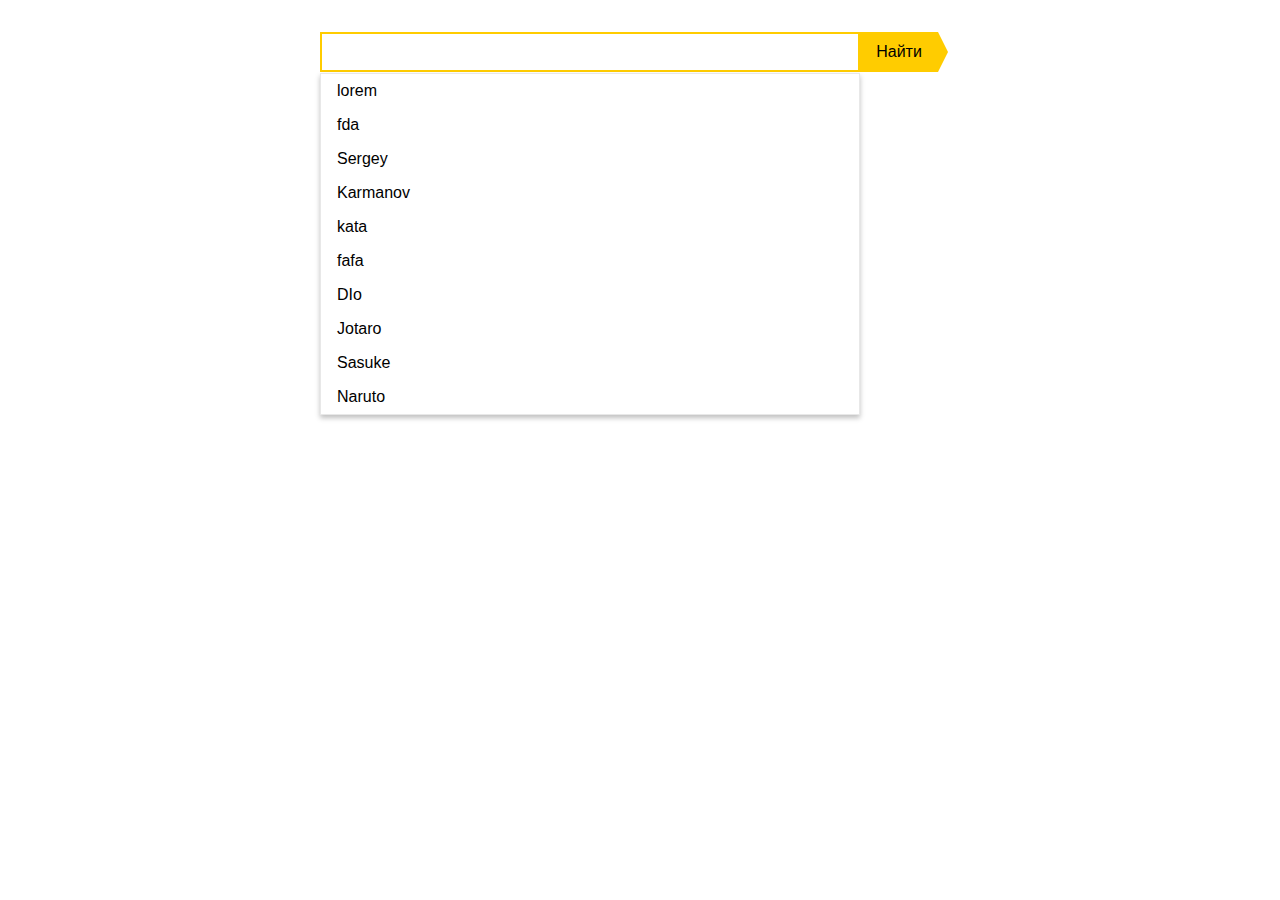
<file: sites/livesearch/index.html>
<!DOCTYPE html>
<html lang="en">

<head>
    <meta charset="UTF-8">
    <meta name="viewport" content="width=device-width, initial-scale=1.0">
    <title>Cart</title>
    <link rel="stylesheet" href="css/style.css">
</head>

<body>
    <div class="search-container">
        <input type="search" class="search">
        <button class="btn"><span class="btn__text">Найти</span></button>
    </div>
    <div class="container">
        <ul class="data">
            <li>lorem</li>
            <li>fda</li>
            <li>Sergey</li>
            <li>Karmanov</li>
            <li>kata</li>
            <li>fafa</li>
            <li>DIo</li>
            <li>Jotaro</li>
            <li>Sasuke</li>
            <li>Naruto</li>
        </ul>
    </div>
    <script src="js/script.js"></script>
</body>

</html>
</file>
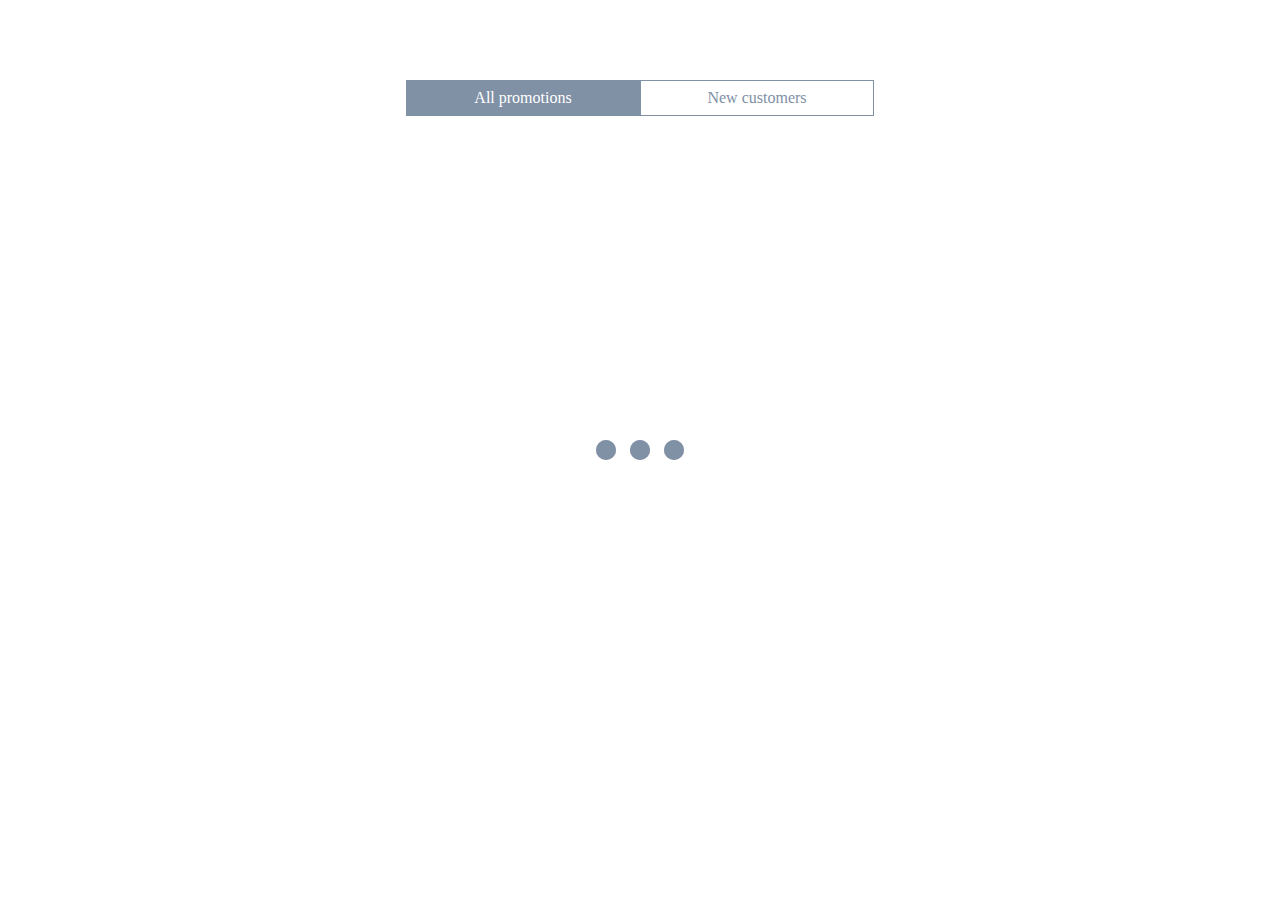
<file: sites/promotions/index.html>
<!DOCTYPE html>
<html lang="en">

<head>
    <meta charset="UTF-8">
    <meta name="viewport" content="width=device-width, initial-scale=1.0">
    <title></title>
    <link rel="stylesheet" href="css/style.css">
</head>

<body>
    <div class="container">
        <ul class="tab__list">
            <li class="tab tab--active" data-section="all">All promotions</li>
            <li class="tab" data-section="new">New customers</li>
        </ul>

        <div class="preloader">
            <div class="item-1"></div>
            <div class="item-2"></div>
            <div class="item-3"></div>
          </div>
          

        <ul class="promotion__list promotion--all" data-section="all">
        </ul>

        <ul class="promotion__list promotion--new" data-section="new">
        </ul>
    </div>

    <script src="js/script.js"></script>
</body>

</html>
</file>
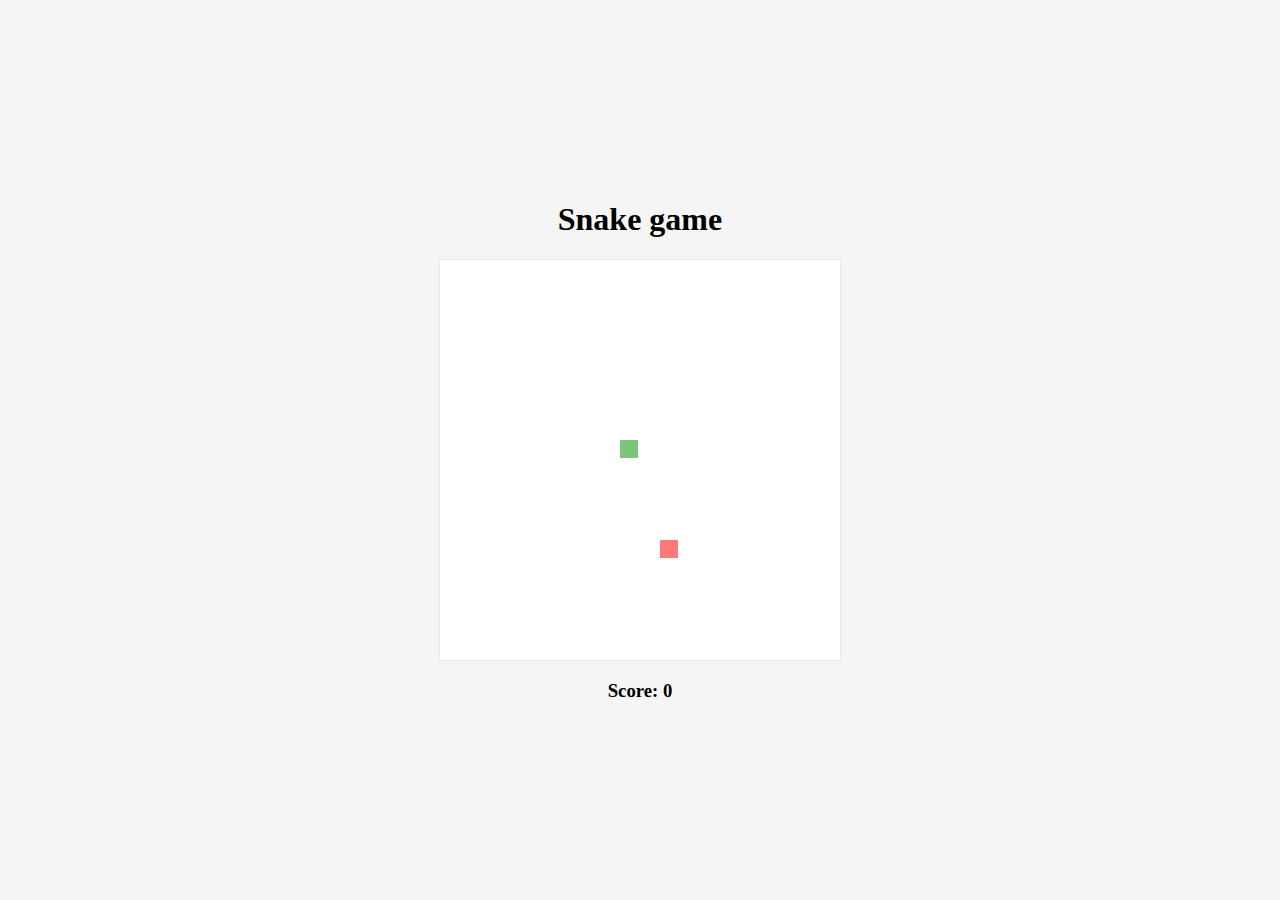
<file: sites/snake-game/index.html>
<!DOCTYPE html>
<html lang="en">

<head>
    <meta charset="UTF-8">
    <meta name="viewport" content="width=device-width, initial-scale=1.0">
    <title>Snake</title>
    <link rel="stylesheet" href="css/style.css">
</head>

<body>
    <h1>Snake game</h1>
    <canvas id="canvas" width="400" height="400"> </canvas>
    <h3 class="score">Score: 0</h3>

    <script src="js/script.js"></script>
</body>

</html>
</file>
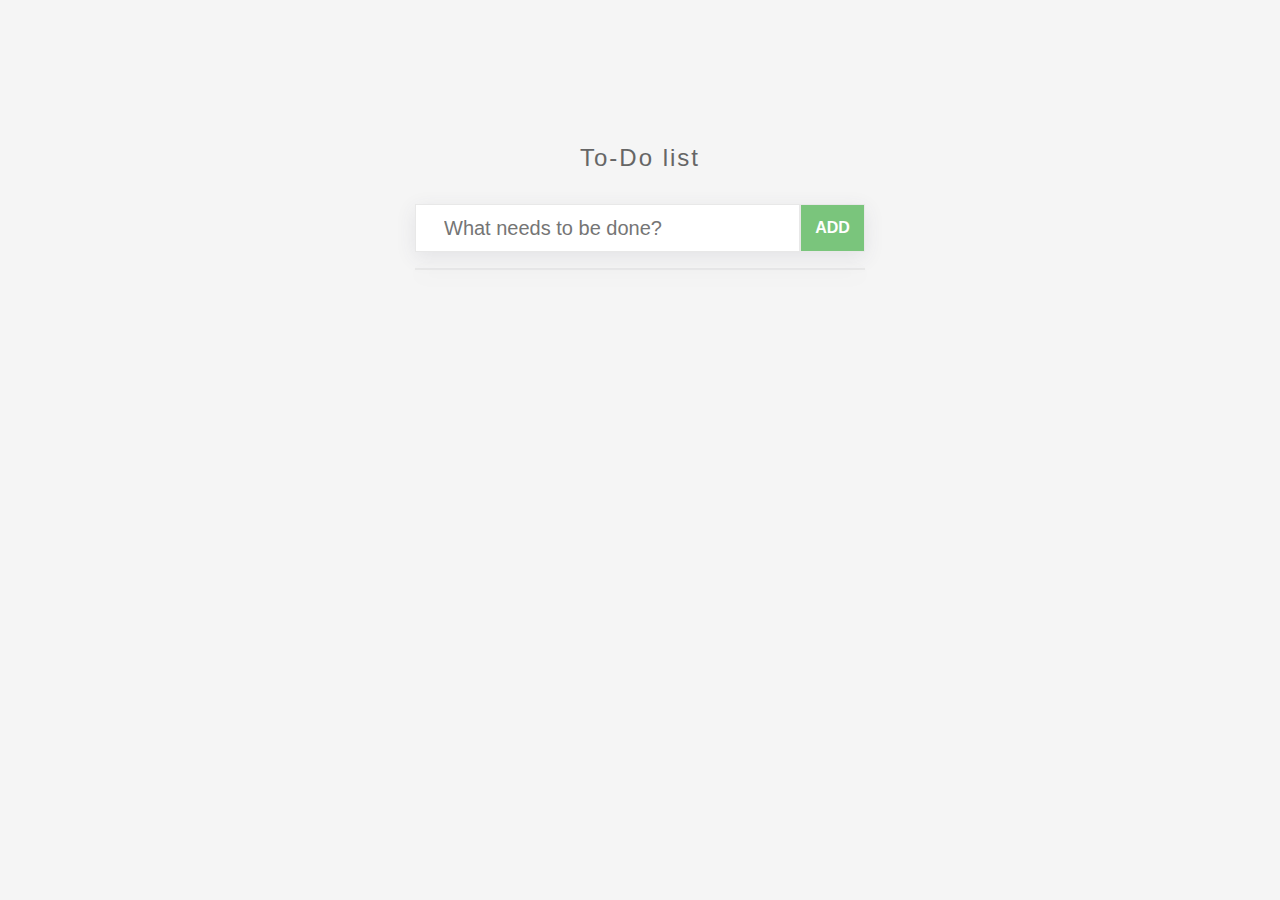
<file: sites/todo/index.html>
<!DOCTYPE html>
<html lang="en">

<head>
    <meta charset="UTF-8" />
    <meta name="viewport" content="width=device-width, initial-scale=1.0" />
    <title>To-Do list</title>
    <link rel="stylesheet" href="css/style.css" />
</head>

<body>
    <div class="container">
        <h2 class="title">To-Do list</h2>

        <form name="inputForm">
            <input type="text" name="inputData" class="input-task" placeholder="What needs to be done?" />
            <button type="submit" class="submit-btn">Add</button>
            <div class="error-message">
                <p>Error: no data entered</p>
                <button class="delete-error-message"></button>
            </div>
        </form>

        <div class="data-wrap">
            <ul class="data"></ul>
        </div>
    </div>

    <script src="js/script.js"></script>
</body>

</html>
</file>
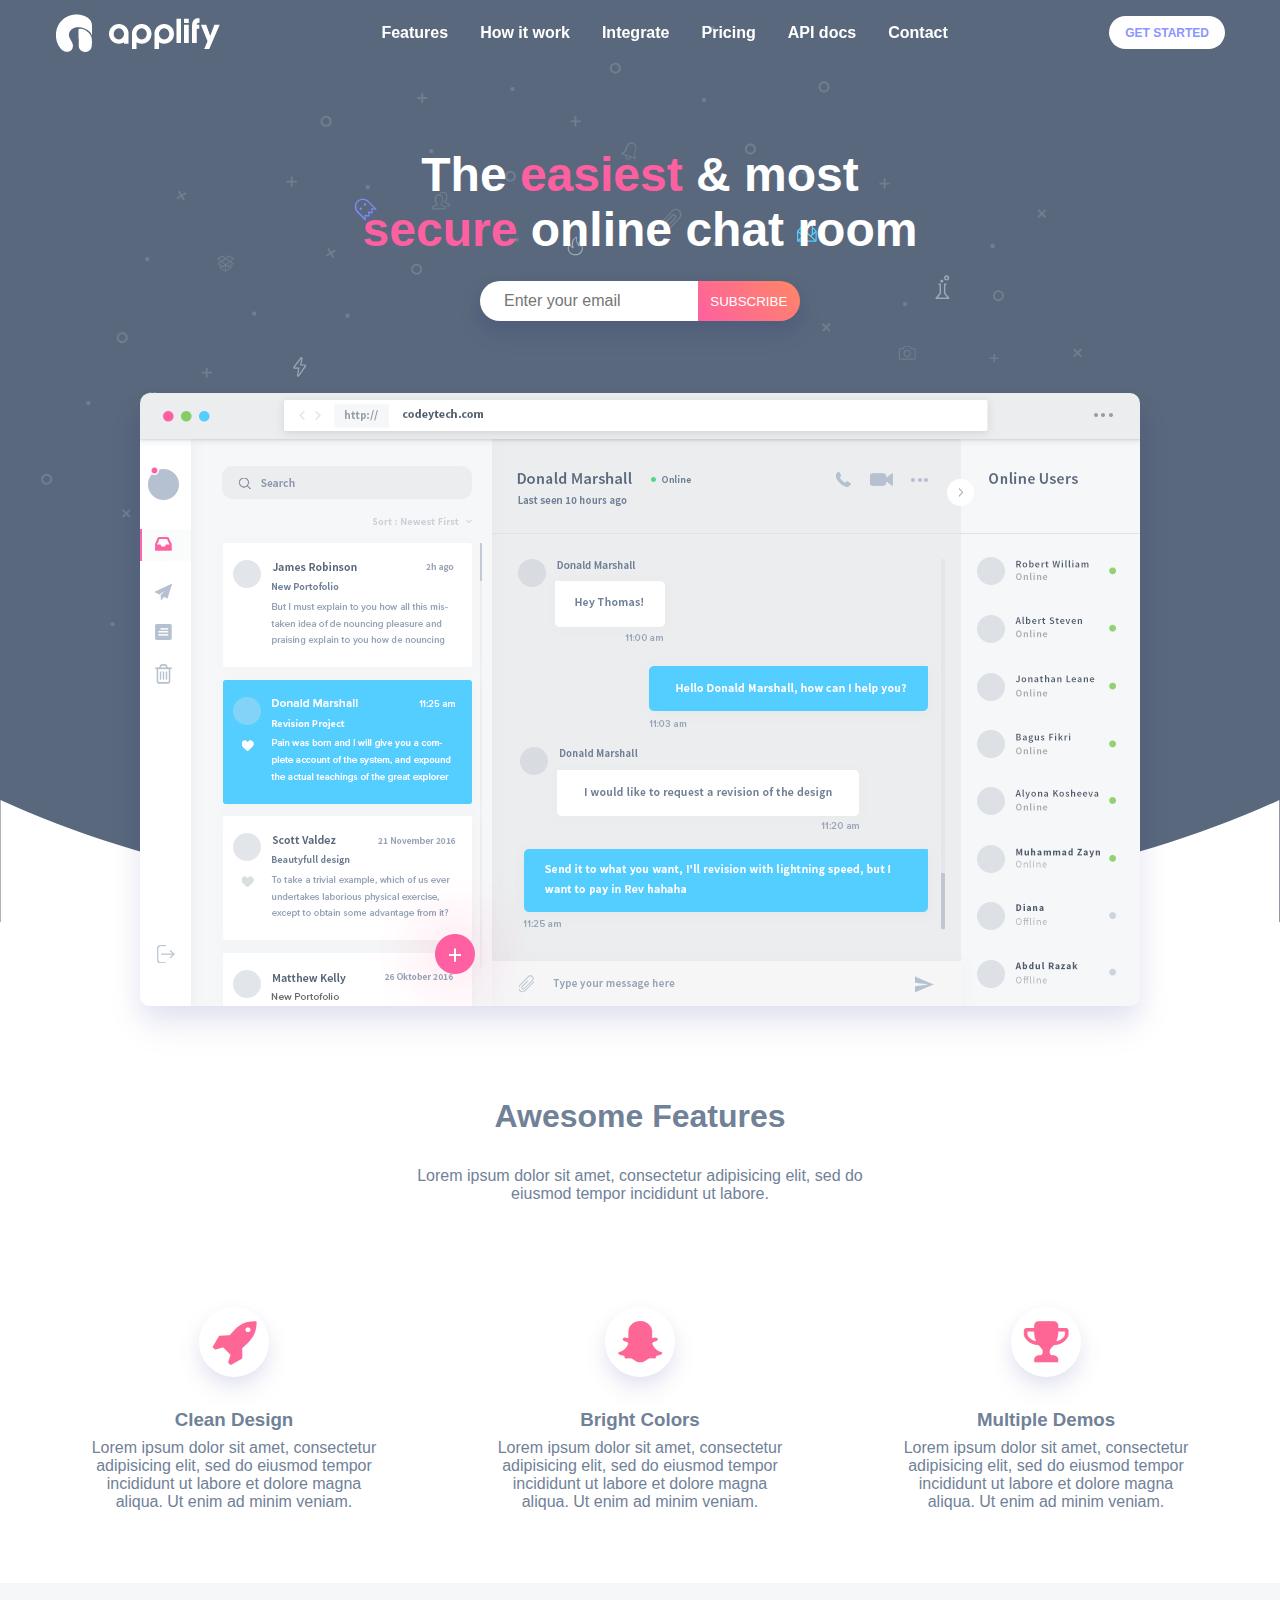
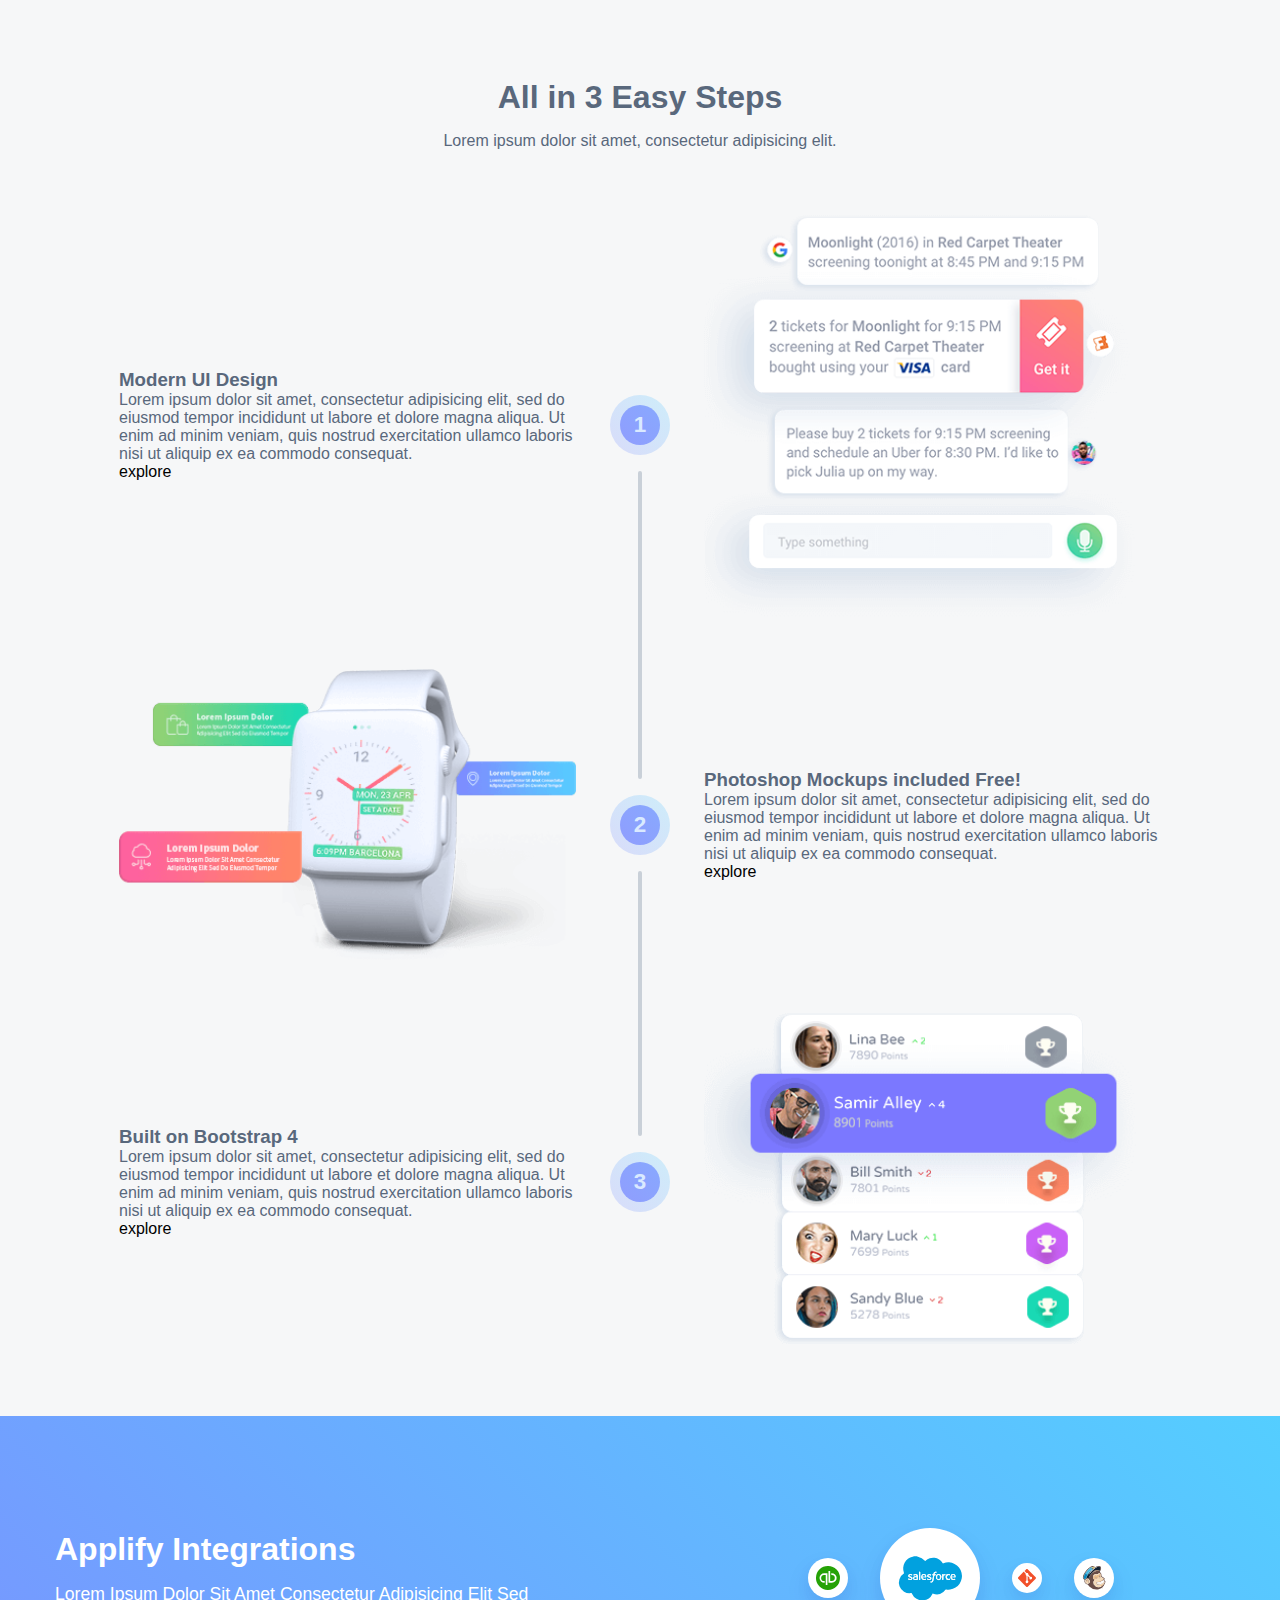
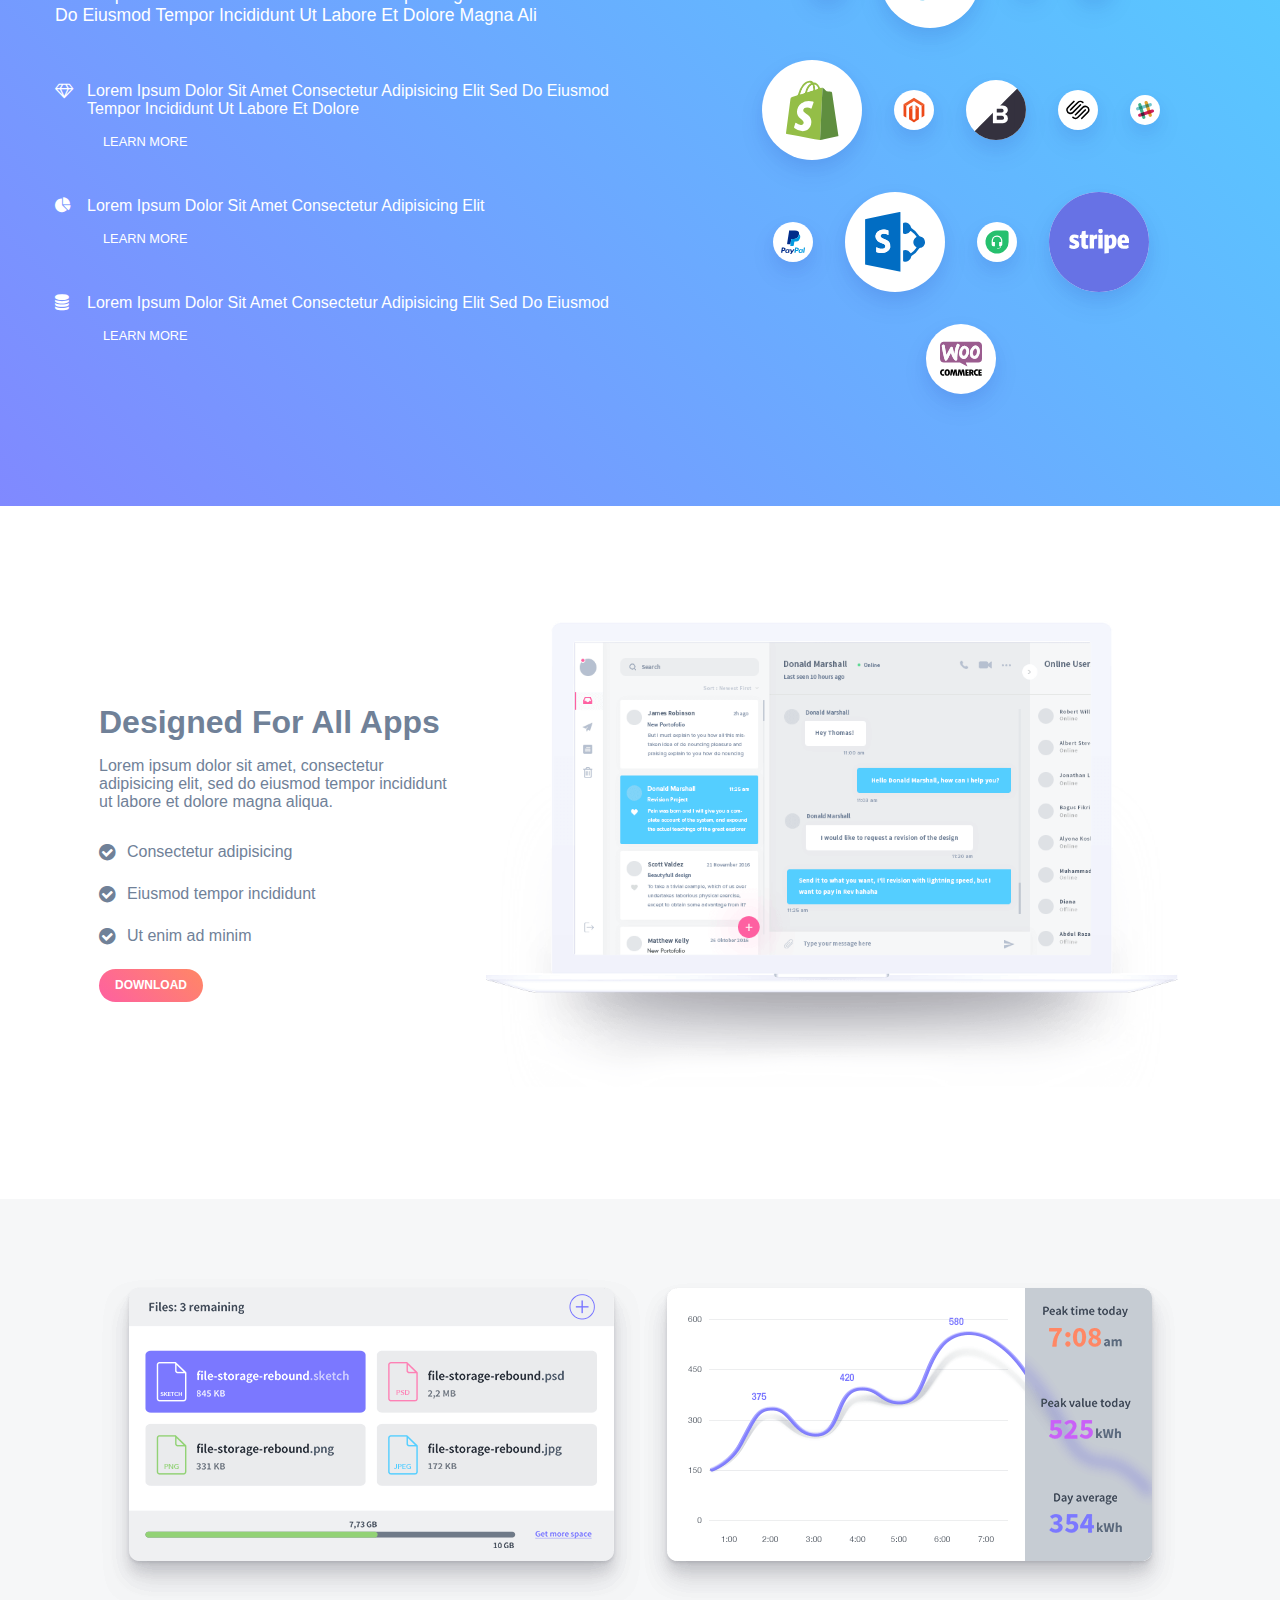
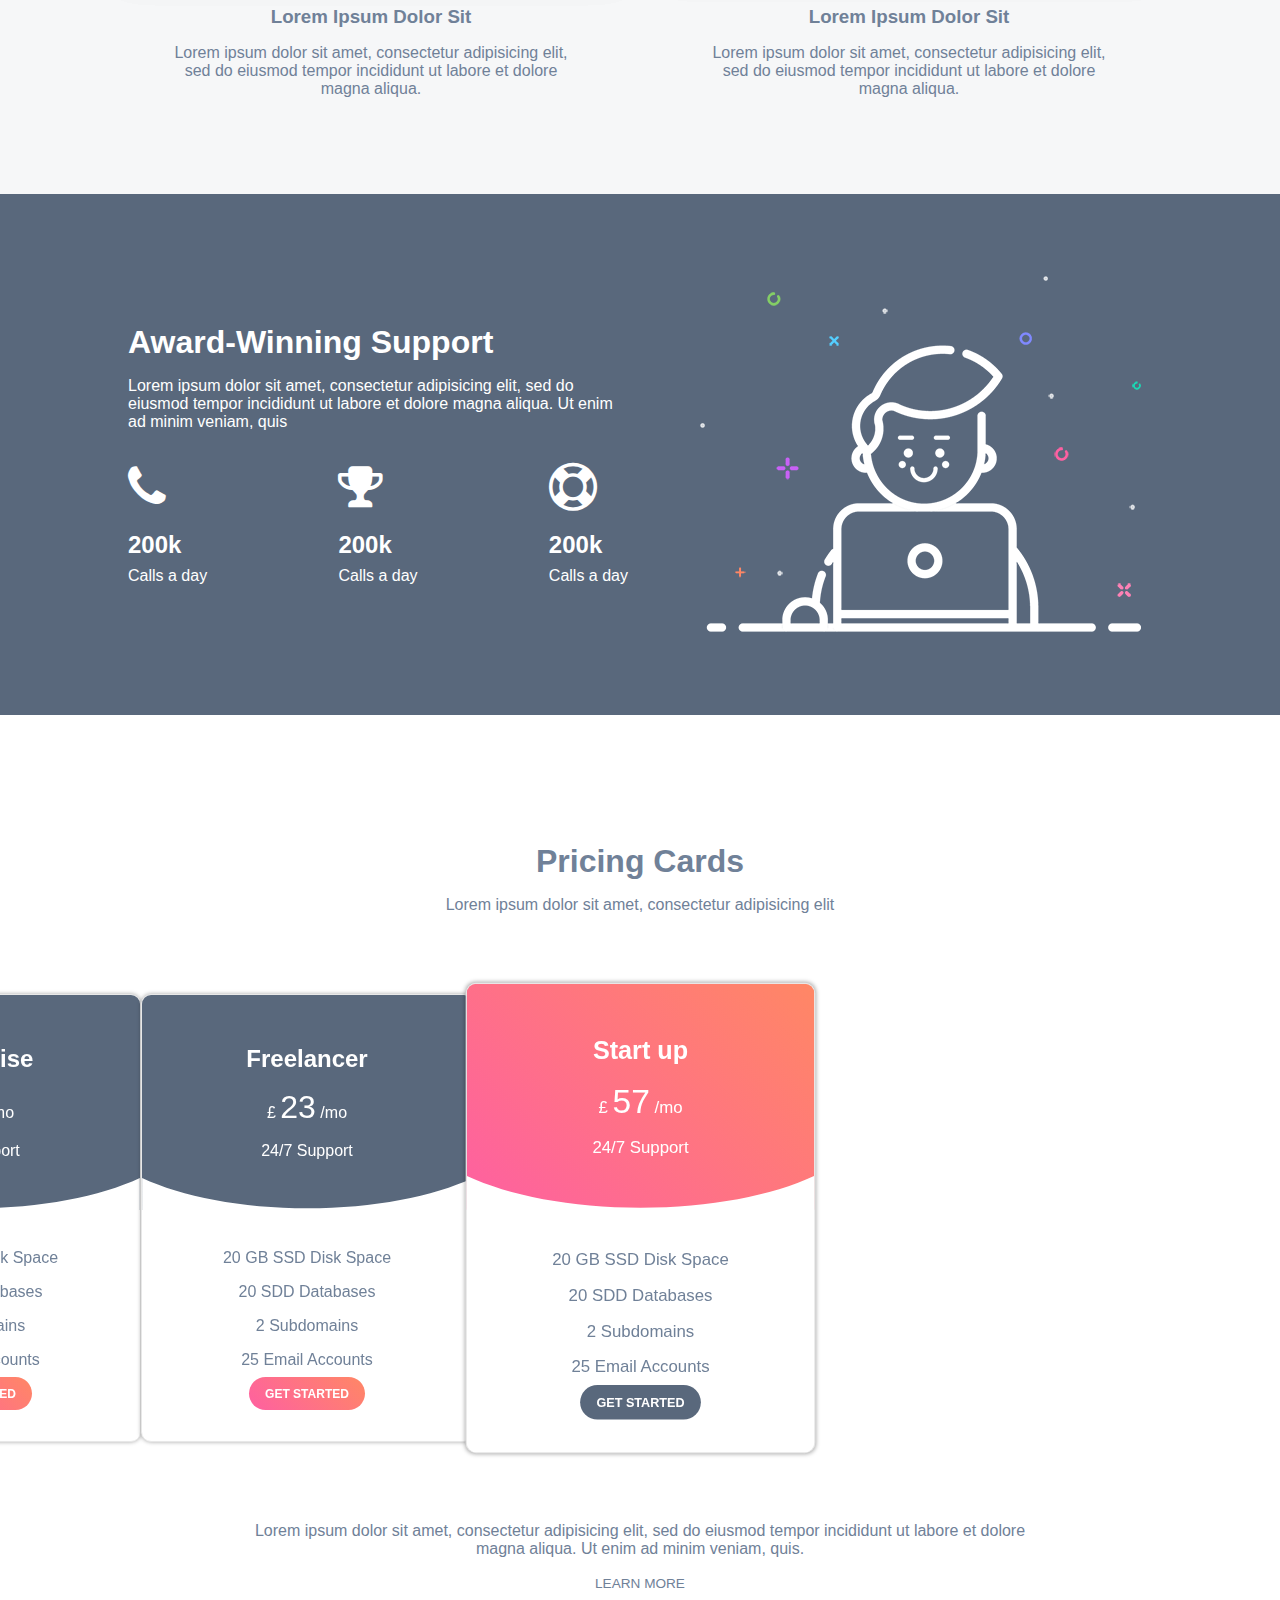
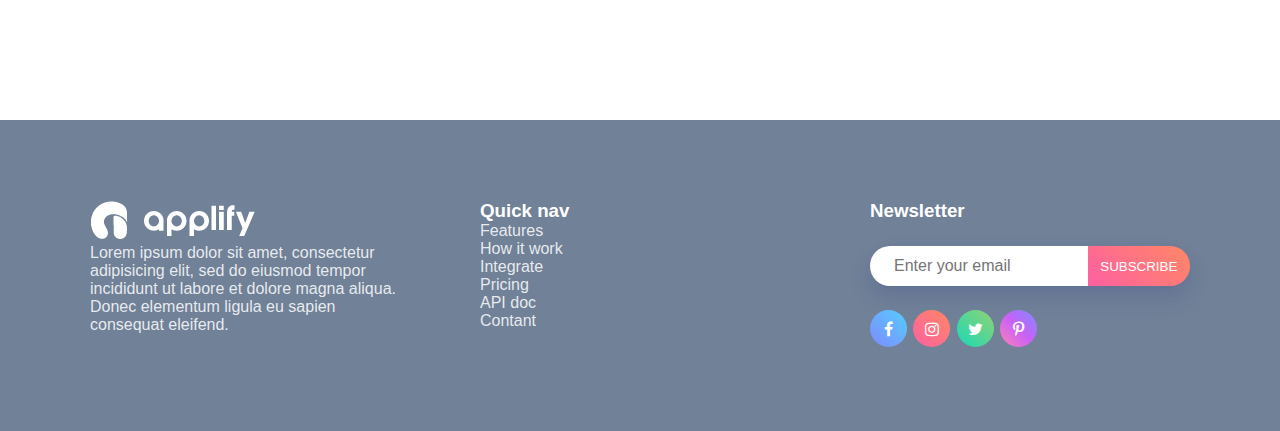
<file: sites/webapp/index.html>
<!DOCTYPE html>
<html lang="en">

<head>
    <meta charset="UTF-8">
    <meta name="viewport" content="width=device-width, initial-scale=1.0">
    <title>Landing</title>
    <!-- FontAwesome -->
    <link rel="stylesheet" href="css/font-awesome.css">
    <link rel="stylesheet" href="https://unpkg.com/swiper/swiper-bundle.min.css">
    <link rel="stylesheet" href="css/main.css">

</head>

<body>

    <!-- header section -->
    <header class="header">

        <!-- navbar -->
        <nav class="navbar">
            <div class="wrapper navbar__wrapper">

                <img src="images/logo.png" alt="logo" class="logo navbar__logo">

                <ul class="nav-list">

                    <li class="nav-list__item"><a href="#">Features</a></li>
                    <li class="nav-list__item"><a href="#">How it work</a></li>
                    <li class="nav-list__item"><a href="#">Integrate</a></li>
                    <li class="nav-list__item"><a href="#">Pricing</a></li>
                    <li class="nav-list__item"><a href="#">API docs</a></li>
                    <li class="nav-list__item"><a href="#">Contact</a></li>
                </ul>

                <div class="navbar__right">
                    <button class="btn navbar__btn">Get started</button>

                    <div class="toggle-btn">
                        <div class="toggle-icon">
                            <span></span>
                            <span></span>
                            <span></span>
                            <span></span>
                        </div>
                    </div>
                </div>
            </div>
        </nav>
        <!-- /.navbar -->

        <!-- header content -->
        <div class="wrapper header__wrapper">

            <div class="header__title">
                <h1>The <span class="title--pink">easiest</span> & most <span class="title--pink">secure</span> online
                    chat room</h1>
                <div class="newsletter">
                    <input type="text" placeholder="Enter your email">
                    <button type="submit">Subscribe</button>
                </div>
            </div>

            <img src="images/app.png" alt="app" class="header__image">
        </div>
        <!--/. header content -->

    </header>
    <!-- /.header section -->

    <!-- main section -->
    <main class="main">

        <!-- features section -->
        <section class="features">

            <div class="wrapper features__wrapper">
                <h2 class="title features__title features__item">Awesome Features</h2>

                <p class="features__descr features__item">Lorem ipsum dolor sit amet, consectetur adipisicing elit, sed
                    do eiusmod
                    tempor incididunt ut labore.
                </p>

                <!-- features list -->
                <ul class="features__list features__item">

                    <li class="feature">
                        <div class="icon feature__icon feature__item">
                            <i class="fa fa-rocket fa-3x" aria-hidden="true"></i>
                        </div>
                        <h3 class="feature__title feature__item">Clean Design</h3>
                        <p class="feature__descr feature__item">Lorem ipsum dolor sit amet, consectetur adipisicing
                            elit, sed do eiusmod tempor incididunt ut
                            labore
                            et dolore magna aliqua. Ut enim ad minim veniam.</p>
                    </li>

                    <li class="feature">
                        <div class="icon feature__icon feature__item">
                            <i class="fa fa-snapchat-ghost fa-3x" aria-hidden="true"></i>
                        </div>
                        <h3 class="feature__title feature__item">Bright Colors</h3>
                        <p class="feature__descr feature__item">Lorem ipsum dolor sit amet, consectetur adipisicing
                            elit, sed do eiusmod tempor incididunt ut
                            labore
                            et dolore magna aliqua. Ut enim ad minim veniam.</p>
                    </li>

                    <li class="feature">
                        <div class="icon feature__icon feature__item">
                            <i class="fa fa-trophy fa-3x" aria-hidden="true"></i>
                        </div>
                        <h3 class="feature__title feature__item">Multiple Demos</h3>
                        <p class="feature__descr feature__item">Lorem ipsum dolor sit amet, consectetur adipisicing
                            elit, sed do eiusmod tempor incididunt ut
                            labore
                            et dolore magna aliqua. Ut enim ad minim veniam.</p>
                    </li>
                </ul>
                <!-- /.features list -->

            </div>
        </section>
        <!-- /.features section -->

        <!-- steps section -->
        <section class="steps">
            <div class="wrapper steps__wrapper">

                <h2 class="title steps__title steps__item">All in 3 Easy Steps</h2>

                <p class="steps__descr steps__item">Lorem ipsum dolor sit amet, consectetur adipisicing elit.</p>

                <!-- step 1 -->
                <div class="step">

                    <span class="step__number">1</span>

                    <div class="step__row">
                        <div class="step__col step__col-left">
                            <h3>Modern UI Design</h3>

                            <p>Lorem ipsum dolor sit amet, consectetur adipisicing elit, sed do eiusmod tempor
                                incididunt ut labore et dolore magna aliqua. Ut enim ad minim veniam, quis nostrud
                                exercitation ullamco laboris nisi ut aliquip ex ea commodo consequat.</p>

                            <a href="">explore</a>
                        </div>

                        <div class="step__col step__col-right">
                            <img src="images/image1.png" alt="">
                        </div>
                    </div>
                </div>
                <!-- /.step 1 -->

                <!-- step 2 -->
                <div class="step">
                    <span class="step__number">2</span>

                    <div class="row step__row">
                        <div class="step__col step__col-left">
                            <img src="images/image2.png" alt="">
                        </div>

                        <div class="step__col step__col-right">
                            <h3>Photoshop Mockups included Free!</h3>

                            <p>Lorem ipsum dolor sit amet, consectetur adipisicing elit, sed do eiusmod tempor
                                incididunt ut labore et dolore magna aliqua. Ut enim ad minim veniam, quis nostrud
                                exercitation ullamco laboris nisi ut aliquip ex ea commodo consequat.</p>

                            <a href="">explore</a>
                        </div>
                    </div>
                </div>
                <!-- /.step 2 -->

                <!-- step 3 -->
                <div class="step">
                    <span class="step__number">3</span>

                    <div class="row step__row">

                        <div class="step__col step__col-left">
                            <h3>Built on Bootstrap 4</h3>
                            <p>Lorem ipsum dolor sit amet, consectetur adipisicing elit, sed do eiusmod tempor
                                incididunt ut labore et dolore magna aliqua. Ut enim ad minim veniam, quis nostrud
                                exercitation ullamco laboris nisi ut aliquip ex ea commodo consequat.</p>
                            <a href="">explore</a>
                        </div>

                        <div class="step__col step__col-right">
                            <img src="images/image3.png" alt="">
                        </div>
                    </div>
                </div>
                <!-- /.step 3 -->

            </div>
        </section>
        <!-- /.steps section -->

        <!-- integration section -->
        <section class="integration">
            <div class="wrapper integration__wrapper">

                <div class="integration__content">
                    <h2 class="title integration__title">Applify Integrations</h2>

                    <p class="integration__descr">Lorem Ipsum Dolor Sit Amet Consectetur Adipisicing Elit Sed Do Eiusmod
                        Tempor Incididunt Ut Labore Et Dolore Magna Ali</p>

                    <ul class="list integration__list">

                        <li class="list__item">
                            <span class="list__icon"><i class="fa fa-diamond" aria-hidden="true"></i></span>
                            <p>Lorem Ipsum Dolor Sit Amet Consectetur Adipisicing Elit Sed Do Eiusmod Tempor Incididunt
                                Ut Labore Et Dolore</p>
                            <a href="#" class="list__link">Learn more</a>
                        </li>

                        <li class="list__item">
                            <span class="list__icon"><i class="fa fa-pie-chart" aria-hidden="true"></i></span>
                            <p>Lorem Ipsum Dolor Sit Amet Consectetur Adipisicing Elit</p>
                            <a href="#" class="list__link">Learn more</a>
                        </li>

                        <li class="list__item">
                            <span class="list__icon"><i class="fa fa-database" aria-hidden="true"></i></span>
                            <p>Lorem Ipsum Dolor Sit Amet Consectetur Adipisicing Elit Sed Do Eiusmod</p>
                            <a href="#" class="list__link">Learn more</a>
                        </li>
                    </ul>
                </div>

                <div class="cloud integration__cloud">
                    <svg class="cloud__item svg-cloud1">
                        <use xlink:href="images/clouds.svg#cloud1"></use>
                    </svg>
                    <svg class="cloud__item svg-cloud1">
                        <use xlink:href="images/clouds.svg#cloud2"></use>
                    </svg>
                    <svg class="cloud__item svg-cloud1">
                        <use xlink:href="images/clouds.svg#cloud3"></use>
                    </svg>
                    <svg class="cloud__item svg-cloud1">
                        <use xlink:href="images/clouds.svg#cloud4"></use>
                    </svg>
                    <svg class="cloud__item svg-cloud1">
                        <use xlink:href="images/clouds.svg#cloud5"></use>
                    </svg>
                    <svg class="cloud__item svg-cloud1">
                        <use xlink:href="images/clouds.svg#cloud6"></use>
                    </svg>
                    <svg class="cloud__item svg-cloud1">
                        <use xlink:href="images/clouds.svg#cloud7"></use>
                    </svg>
                    <svg class="cloud__item svg-cloud1">
                        <use xlink:href="images/clouds.svg#cloud8"></use>
                    </svg>
                    <svg class="cloud__item svg-cloud1">
                        <use xlink:href="images/clouds.svg#cloud9"></use>
                    </svg>
                    <svg class="cloud__item svg-cloud1">
                        <use xlink:href="images/clouds.svg#cloud10"></use>
                    </svg>
                    <svg class="cloud__item svg-cloud1">
                        <use xlink:href="images/clouds.svg#cloud11"></use>
                    </svg>
                    <svg class="cloud__item svg-cloud1">
                        <use xlink:href="images/clouds.svg#cloud12"></use>
                    </svg>
                    <svg class="cloud__item svg-cloud1">
                        <use xlink:href="images/clouds.svg#cloud13"></use>
                    </svg>
                    <svg class="cloud__item svg-cloud1">
                        <use xlink:href="images/clouds.svg#cloud14"></use>
                    </svg>
                </div>

            </div>
        </section>
        <!-- /.integration section -->

        <!-- design section -->
        <section class="design">
            <div class="wrapper design__wrapper">

                <div class="design__content">
                    <h2 class="design__title">Designed For All Apps</h2>
                    <p class="design__descr">Lorem ipsum dolor sit amet, consectetur adipisicing elit, sed do eiusmod
                        tempor incididunt ut
                        labore et dolore magna aliqua.</p>
                    <ul class="design__list">
                        <li class="list__item">Consectetur adipisicing</li>
                        <li class="list__item">Eiusmod tempor incididunt</li>
                        <li class="list__item">Ut enim ad minim</li>
                    </ul>
                    <button class="btn">Download</button>
                </div>

                <div class="design__image">
                    <img src="images/design-image.png" alt="">
                </div>

            </div>
        </section>
        <!-- /. design section -->

        <!-- overview section -->
        <section class="overview">
            <div class="wrapper overview__wrapper">

                <figure class="overview__item">
                    <img src="images/overview1.png" alt="overview1">

                    <figcaption>
                        <h3 class="overview__title">Lorem Ipsum Dolor Sit</h3>
                        <p class="overview__descr">Lorem ipsum dolor sit amet, consectetur adipisicing elit, sed do
                            eiusmod tempor incididunt ut labore et dolore magna aliqua.</p>
                    </figcaption>
                </figure>

                <figure class="overview__item">
                    <img src="images/overview2.png" alt="overview2">

                    <figcaption>
                        <h3 class="overview__title">Lorem Ipsum Dolor Sit</h3>
                        <p class="overview__descr">Lorem ipsum dolor sit amet, consectetur adipisicing elit, sed do
                            eiusmod tempor incididunt ut labore et dolore magna aliqua.</p>
                    </figcaption>
                </figure>

            </div>
            <!-- /.wrapper overview__wrapper -->
        </section>
        <!-- /.overview section-->

        <!-- award section -->
        <section class="award">
            <div class="wrapper award__wrapper">

                <div class="award__content">
                    <h2 class="award__title">Award-Winning Support</h2>
                    <p class="award__descr">Lorem ipsum dolor sit amet, consectetur adipisicing elit, sed do eiusmod
                        tempor incididunt ut labore et dolore magna aliqua. Ut enim ad minim veniam, quis</p>
                    <ul class="award__list">

                        <li class="list__item">
                            <div class="">
                                <i class="fa fa-phone fa-3x" aria-hidden="true"></i>
                            </div>
                            <h4 class="list__header">200k</h4>
                            <p>Calls a day</p>
                        </li>

                        <li class="list__item">
                            <div class="">
                                <i class="fa fa-trophy fa-3x" aria-hidden="true"></i>
                            </div>
                            <h4 class="list__header">200k</h4>
                            <p>Calls a day</p>
                        </li>

                        <li class="list__item">
                            <div class="">
                                <i class="fa fa-life-ring fa-3x" aria-hidden="true"></i>
                            </div>
                            <h4 class="list__header">200k</h4>
                            <p>Calls a day</p>
                        </li>
                    </ul>
                </div>

                <div class="award__image">
                    <img src="images/award.png" alt="">
                </div>

            </div>
        </section>
        <!-- /.award section -->

        <!-- pricing section -->
        <section class="pricing">
            <div class="wrapper pricing__wrapper">

                <h2 class="pricing__title">Pricing Cards</h2>

                <p class="pricing__descr">Lorem ipsum dolor sit amet, consectetur adipisicing elit</p>

                <div class="swiper-container">

                    <!-- swiper-wrapper -->
                    <div class="swiper-wrapper">

                        <div class="card swiper-slide">

                            <div class="card__heading">
                                <h3 class="card__title">Start up</h3>
                                <p class="card__price">
                                    <span class="curency">£</span>
                                    <span class="price">57</span>
                                    <span class="period">/mo</span>
                                </p>
                                <p>24/7 Support</p>
                            </div>

                            <div class="card__descr">
                                <ul>
                                    <li>20 GB SSD Disk Space</li>
                                    <li>20 SDD Databases</li>
                                    <li>2 Subdomains</li>
                                    <li>25 Email Accounts</li>
                                </ul>
                                <button class="btn">Get started</button>
                            </div>
                        </div>

                        <div class="card swiper-slide">

                            <div class="card__heading">
                                <h3 class="card__title">Enterprise</h3>
                                <p class="card__price">
                                    <span class="curency">£</span>
                                    <span class="price">89</span>
                                    <span class="period">/mo</span>
                                </p>
                                <p>24/7 Support</p>
                            </div>

                            <div class="card__descr">
                                <ul>
                                    <li>20 GB SSD Disk Space</li>
                                    <li>20 SDD Databases</li>
                                    <li>2 Subdomains</li>
                                    <li>25 Email Accounts</li>
                                </ul>
                                <button class="btn">Get started</button>
                            </div>
                        </div>

                        <div class="card swiper-slide">

                            <div class="card__heading">
                                <h3 class="card__title">Freelancer</h3>
                                <p class="card__price">
                                    <span class="curency">£</span>
                                    <span class="price">23</span>
                                    <span class="period">/mo</span>
                                </p>
                                <p>24/7 Support</p>
                            </div>

                            <div class="card__descr">
                                <ul>
                                    <li>20 GB SSD Disk Space</li>
                                    <li>20 SDD Databases</li>
                                    <li>2 Subdomains</li>
                                    <li>25 Email Accounts</li>
                                </ul>
                                <button class="btn">Get started</button>
                            </div>
                        </div>

                    </div>
                    <!-- /.swiper-wrapper -->
                    <div class="swiper-pagination"></div>
                </div>

                <p class="pricing__text">Lorem ipsum dolor sit amet, consectetur adipisicing elit, sed do eiusmod tempor
                    incididunt ut labore et dolore magna aliqua. Ut enim ad minim veniam, quis.</p>

                <a href="" class="pricing__link">learn more</a>

            </div>
        </section>
        <!-- /. pricing section -->

    </main>
    <!--/. main section -->

    <!-- footer -->
    <footer class="footer">
        <div class="wrapper footer__wrapper">

            <figure class="footer__item">
                <img src="images/logo.png" alt="logo" class="logo">
                <figcaption>
                    <p>Lorem ipsum dolor sit amet, consectetur adipisicing elit, sed do eiusmod tempor incididunt
                        ut labore et dolore magna aliqua. Donec elementum ligula eu sapien consequat eleifend.</p>
                </figcaption>
            </figure>

            <div class="footer__item">
                <h3>Quick nav</h3>
                <ul>
                    <li><a href="">Features</a></li>
                    <li><a href="">How it work</a></li>
                    <li><a href="">Integrate</a></li>
                    <li><a href="">Pricing</a></li>
                    <li><a href="">API doc</a></li>
                    <li><a href="">Contant</a></li>
                </ul>
            </div>
            <div class="footer__item">
                <h3>Newsletter</h3>
                <div class="newsletter">
                    <input type="text" placeholder="Enter your email">
                    <button>Subscribe</button>
                </div>
                <div class="socials footer__socials">
                    <ul>
                        <li class="socials__item socials__fb"><i class="fa fa-facebook" aria-hidden="true"></i></li>
                        <li class="socials__item socials__inst"><i class="fa fa-instagram" aria-hidden="true"></i></li>
                        <li class="socials__item socials__twt"><i class="fa fa-twitter" aria-hidden="true"></i></li>
                        <li class="socials__item socials__pint"><i class="fa fa-pinterest-p" aria-hidden="true"></i>
                        </li>
                    </ul>
                </div>
            </div>

        </div>
    </footer>
    <!-- /.footer -->


    <script src="js/script.js"></script>
    <script src="https://unpkg.com/swiper/swiper-bundle.min.js"></script>
    <script src="js/slider.js"></script>
</body>

</html>
</file>
<file: sites/converter/css/style.css>
* {
	margin: 0;
	padding: 0;
	box-sizing: border-box;
}
body {
	font-family: "Open Sans", sans-serif;
	font-size: 1rem;
	color: #666;
}

.container {
	width: 100%;
	height: 100vh;
	padding: 1rem;
	background: linear-gradient(45deg, #fca5f1, #b5ffff);
	display: flex;
	justify-content: center;
	align-items: center;
}

.converter-wrap {
	padding: 1rem;
	border-radius: 15px;
	background: linear-gradient(45deg, #d6a2e8, #f8efba);
	border: 2px solid #7578e7;
	box-shadow: 0px 5px 20px 0px rgba(69, 67, 96, 0.1);
}

.converter {
	margin: 1.5rem 0;
	display: flex;
	justify-content: space-between;
}

.converter input {
	width: 100px;
}

.converter select {
	width: 75px;
}

.converter input,
.converter select {
	border-radius: 5px;
	padding: 5px;
	background: #fff;
	color: #666;
	border: 1px solid #666;
	width: 80px;
	text-align: center;
}

.changer {
	display: flex;
	justify-content: space-between;
	align-items: center;
}
.change-btn {
	width: 70px;
	text-align: center;
	transition: all 0.5s ease;
}
.change-btn img {
	width: 40px;
	cursor: pointer;
}
</file>
<file: sites/livesearch/css/style.css>
* {
	margin: 0;
	padding: 0;
	box-sizing: border-box;
}

body {
	min-height: 100vh;
	display: flex;
	flex-direction: column;
	align-items: center;
	font-family: "Open Sans", sans-serif;
}

.search-container {
	width: 50%;
	margin-top: 2rem;
	display: flex;
}

.search {
	width: calc(100% - 100px);
	height: 40px;
	padding: 0.7rem 1rem;
	border: 2px solid #fc0;
	font-size: 1rem;
}

.btn {
	position: relative;
	width: 88px;
	height: 40px;
	background: #fc0;
	font-size: 1rem;
	border: none;
	overflow: hidden;
	cursor: pointer;
}

.btn:active {
	background: #f1c40f;
}

.btn:active .btn__text::before {
	border-color: #fff #fff #fff #f1c40f;
}

.btn__text {
	padding-right: 10px;
}

.btn__text::before {
	content: "";
	position: absolute;
	top: 0;
	right: -10px;
	border-style: solid;
	border-width: 20px 10px 20px 10px;
	border-color: #fff #fff #fff #fc0;
}

.btn:focus {
	outline: 0;
}

.search:focus {
	border: 2px solid #fc0;
	outline: 0;
}

.container {
	width: calc(50% - 100px);
	margin-top: 1px;
	margin-left: -100px;
	border: solid 1px #e8e8e8;
	-webkit-box-shadow: 0px 3px 5px 0px rgba(0, 0, 0, 0.25);
	-moz-box-shadow: 0px 3px 5px 0px rgba(0, 0, 0, 0.25);
	box-shadow: 0px 3px 5px 0px rgba(0, 0, 0, 0.25);
}

.container ul {
	list-style: none;
}

.container ul li {
	padding: 0.5rem 1rem;
	cursor: pointer;
}

.container ul li:hover {
	background: #e8e8e8;
}
</file>
<file: sites/promotions/css/style.css>
* {
    margin: 0;
    padding: 0;
    box-sizing: border-box;
}

body {
    color: #8090A5;
    font-size: 1rem;
}

li {
    list-style-type: none;
}

.container {
    padding: 5rem 1rem;
    margin: 0 auto;
    width: 100%;
    max-width: 500px;
}

.tab__list {
    display: flex;
    width: 100%;
    text-align: center;
}

.tab {
    padding: .5rem;
    width: 50%;
    border: .5px solid #8090A5;
    cursor: pointer;
    transition: all .5s ease ;
}

.tab--active {
    background: #8090A5;
    color: #ffffff;
}

.promotion__list {
    animation: fadeEffect 1s;
}

.promotion--new {
    display: none;
}

.promotion {
    margin: 1rem 0;
    padding: 1rem;
    width: 100%;
    text-align: center;
    background: #f2f2f2;
}

.promotion__logo {
    position: relative;
    width: 100%;
}

.promotion__logo img {
    width: 100%;
}

.promotion__title {
    margin: .5rem 0;
}

.promotion__descr {
    margin: .5rem 0;
}

.btn-area {
    margin-top: 1rem;
    display: flex;
    justify-content: space-between;
    width: 100%;
}

.btn {
    padding: .5rem 1rem;
    border: .5px solid #8090A5;
    border-radius: 5px;
    background: none;
    cursor: pointer;
}

.btn--join {
    background: #48515F;
    color: #ffffff
}

@media screen and (max-width: 425px) {

    body {
        font-size: .9rem;
    }
    
    .container {
        padding: 1rem;
    }

    .btn {
        font-size: .85rem;
    }
}

@keyframes fadeEffect {
    from {opacity: 0;}
    to {opacity: 1;}
}


/* preloader */

.preloader {
    position: fixed;
    top: 50%;
    left: 50%;
    transform: translate(-50%, -50%);
    display: flex;
    justify-content: center;
    align-items: center;
    height: 100vh;
    overflow: hidden;
    animation-delay: 1s;
}

.item-1 {
	width: 20px;
	height: 20px;
	background: #f583a1;
	border-radius: 50%;
	background-color: #8090A5;
	margin: 7px;
	display: flex;
	justify-content: center;
	align-items: center;
}

.item-1:before {
	content: '';
	width: 20px;
	height: 20px;
	border-radius: 50%;
	background-color: #8090A5;
	opacity: 0.7;
	animation: scale 1s infinite cubic-bezier(0, 0, 0.49, 1.02);
	animation-delay: 200ms;
	transition: 0.5s all ease;
	transform: scale(1);
}

.item-2 {
	width: 20px;
	height: 20px;
	background: #f583a1;
	border-radius: 50%;
	background-color: #8090A5;
	margin: 7px;
	display: flex;
	justify-content: center;
	align-items: center;
}

.item-2:before {
	content: '';
	width: 20px;
	height: 20px;
	border-radius: 50%;
	background-color: #8090A5;
	opacity: 0.7;
	animation: scale 1s infinite cubic-bezier(0, 0, 0.49, 1.02);
	animation-delay: 400ms;
	transition: 0.5s all ease;
	transform: scale(1);
}

.item-3 {
	width: 20px;
	height: 20px;
	background: #f583a1;
	border-radius: 50%;
	background-color: #8090A5;
	margin: 7px;
	display: flex;
	justify-content: center;
	align-items: center;
}

.item-3:before {
	content: '';
	width: 20px;
	height: 20px;
	border-radius: 50%;
	background-color: #8090A5;
	opacity: 0.7;
	animation: scale 1s infinite cubic-bezier(0, 0, 0.49, 1.02);
	animation-delay: 800ms;
	transition: 0.5s all ease;
	transform: scale(1);
}

@keyframes scale {
    0% {
        transform: scale(1);
    }
    50%,
    75% {
      transform: scale(2.5);
    }
    78%, 100% {
      opacity: 0;
    }
  }
</file>
<file: sites/snake-game/css/style.css>
html,
body {
	padding: 0;
	margin: 0;
}

* {
	box-sizing: border-box;
}

body {
	background: #f5f5f5;
	min-height: 100vh;
	font-family: 'Open-Sans, sans-serif';
	display: flex;
	flex-direction: column;
	justify-content: center;
	align-items: center;
}

canvas {
	border: .5px solid #e8e8e8;
}
</file>
<file: sites/todo/css/style.css>
* {
	margin: 0;
	padding: 0;
	box-sizing: border-box;
}

body {
	font-family: "Open-Sans", sans-serif;
	background: #f5f5f5;
	color: #666;
}

ul {
	list-style: none;
}

.completed {
	color: rgba(0, 0, 0, 0.25);
}

.container {
	min-height: 100vh;
	display: flex;
	flex-direction: column;
	align-items: center;
	padding: 8rem 1rem 1rem;
}

.container .title {
	padding: 1rem;
	font-weight: 400;
	letter-spacing: 2px;
}

.container form {
	width: 100%;
	max-width: 450px;
	margin: 1rem 0 0;
	display: flex;
	position: relative;
	box-shadow: 0px 5px 20px 0px rgba(69, 67, 96, 0.1);
}

.container .input-task {
	height: 48px;
	padding: 0.7rem 1.75rem;
	width: calc(100% - 65px);
	font-size: 1.25rem;
	outline: 0;
	border: 0.5px solid #e8e8e8;
}

.container .submit-btn {
	width: 65px;
	height: 48px;
	background: #7ac57c;
	color: #fff;
	text-transform: uppercase;
	font-size: 1rem;
	font-weight: 600;
	cursor: pointer;
	border: 0.5px solid #e8e8e8;
	outline: 0;
}

.error-message {
	position: absolute;
	width: 100%;
	top: 130%;
	padding: 0.65rem 1rem;
	background: #e85d70;
	color: #fff;
	font-weight: 500;
	border-radius: 5px;
	box-shadow: 0px 5px 20px 0px rgba(69, 67, 96, 0.1);
	z-index: -10;
	display: none;
	transition: all 1s ease;
}

.error-message::before {
	position: absolute;
	content: "";
	left: 15px;
	top: -50%;
	border-style: solid;
	border-width: 10px 10px 10px 10px;
	border-color: transparent transparent #e85d70 transparent;
}

.error-message__active {
	z-index: 10;
	display: block;
}

.error-message p {
	display: inline-block;
}

.delete-error-message {
	position: absolute;
	top: 50%;
	right: 15px;
	width: 25px;
	height: 25px;
	transform: translateY(-50%);
	background: transparent;
	border: 0;
	outline: 0;
	cursor: pointer;
}

.delete-error-message::before,
.delete-error-message::after {
	content: "";
	position: absolute;
	top: 50%;
	left: 50%;
	transform: translate(-50%, -50%);
	width: 1px;
	height: 15px;
	background: #fff;
}

.delete-error-message::before {
	transform: translate(-50%, -50%) rotate(45deg);
}

.delete-error-message::after {
	transform: translate(-50%, -50%) rotate(135deg);
}

@media screen and (max-width: 480px) {
	.container .input-task {
		height: 45px;
		padding: 0.6rem 1.6rem;
		width: calc(100% - 55px);
		font-size: 1.2rem;
	}

	.container .submit-btn {
		width: 55px;
		height: 45px;
		font-size: 0.95rem;
	}
}

.container .data-wrap {
	width: 100%;
	max-width: 450px;
	margin-top: 1rem;
	background: #fff;
	border: 0.5px solid #e8e8e8;
	box-shadow: 0px 5px 20px 0px rgba(69, 67, 96, 0.1);
}

.container .data-wrap li {
	position: relative;
	padding: 1.25rem 1rem;
	font-size: 1.2rem;
	display: flex;
	align-items: center;
}

.container .data-wrap .toggle {
	width: 25px;
	height: 25px;
	position: absolute;
	left: 0;
	opacity: 0;
}

.container .data-wrap label {
	position: relative;
	padding-left: 2.15rem;
}

.toggle + span::before {
	content: "";
	position: absolute;
	width: 25px;
	height: 25px;
	top: 50%;
	left: 0;
	transform: translateY(-50%);
	border: 1px solid #adb5bd;
	border-radius: 50%;
	background-repeat: no-repeat;
	background-position: center center;
	background-size: 50% 50%;
	cursor: pointer;
}

.toggle:not(:disabled):not(:checked) + span:hover::before {
	border-color: #63bd6f;
}

.toggle:not(:disabled):active + span::before {
	background-color: #c5f1cb;
	border-color: #c5f1cb;
}

.toggle:focus:not(:checked) + span::before {
	border-color: #63bd6f;
}

.toggle:checked + span::before {
	border-color: #63bd6f;
	color: #63bd6f;
	background-image: url("../img/icon.svg");
}

.container .data-wrap .delete {
	position: absolute;
	top: 50%;
	width: 25px;
	height: 25px;
	right: 1.25rem;
	transform: translateY(-50%);
	background: transparent;
	border: 0;
	outline: 0;
	cursor: pointer;
	color: rgb(233, 101, 101);
}

.container .data-wrap .delete::before,
.container .data-wrap .delete::after {
	content: "";
	position: absolute;
	top: 50%;
	left: 50%;
	width: 1px;
	height: 15px;
	background: rgb(233, 101, 101);
}

.container .data-wrap .delete::before {
	transform: translate(-50%, -50%) rotate(45deg);
}

.container .data-wrap .delete::after {
	transform: translate(-50%, -50%) rotate(135deg);
}
</file>
<file: sites/webapp/css/main.css>
:root{--text-dark-color:#59687c;--text-light-color:#fff;--text-scale-ratio:1.2;--text-xs:calc((1em / var(--text-scale-ratio)) / var(--text-scale-ratio));--text-sm:calc(var(--text-xs) * var(--text-scale-ratio));--text-md:calc(var(--text-sm) * var(--text-scale-ratio) * var(--text-scale-ratio));--text-lg:calc(var(--text-md) * var(--text-scale-ratio));--text-xl:calc(var(--text-lg) * var(--text-scale-ratio));--text-xxl:calc(var(--text-xl) * var(--text-scale-ratio));--text-xxxl:calc(var(--text-xxl) * var(--text-scale-ratio))}*{margin:0;padding:0;box-sizing:border-box}*,body{font-family:Open Sans,sans-serif}body{color:var(--text-dark-color);color:#708198;font-weight:500;font-size:1rem}ul{list-style:none}a{text-decoration:none;color:#000}h2{font-size:2rem}@media screen and (max-width:768px){h2{font-size:1.5rem}}.btn{padding:.6rem 1rem;border:none;border-radius:20px;background:linear-gradient(45deg,#fe60a1,#ff8765);color:#fff;font-size:.75rem;font-weight:600;text-transform:uppercase;cursor:pointer;transition:all .5s ease}@media screen and (max-width:768px){.btn{padding:.5rem .8rem;font-size:.7rem}}.toggle-btn{z-index:7;display:none;margin-right:0;width:45px;height:45px;text-align:center;cursor:pointer;background:#59687c}.toggle-btn .toggle-icon{position:relative;top:0;left:0;padding:0 10px;width:100%;height:100%;transition:.5s ease-in-out;cursor:pointer}.toggle-btn .toggle-icon span{display:block;position:absolute;left:13px;border-radius:9px;width:45%;height:2px;background:#fff;opacity:1;transform:rotate(0deg);transition:.25s ease-in-out}.toggle-btn .toggle-icon span:first-child{top:17px}.toggle-btn .toggle-icon span:nth-child(2),.toggle-btn .toggle-icon span:nth-child(3){top:22px}.toggle-btn .toggle-icon span:nth-child(4){top:27px}.toggle-btn .toggle-icon.open span:first-child{top:27px;width:0;left:50%}.toggle-btn .toggle-icon.open span:nth-child(2){transform:rotate(45deg)}.toggle-btn .toggle-icon.open span:nth-child(3){transform:rotate(-45deg)}.toggle-btn .toggle-icon.open span:nth-child(4){top:27px;width:0;left:50%}@media screen and (max-width:1024px){.toggle-btn{display:block}}.newsletter{display:flex;margin:1.5rem auto;border:0 solid #ced4da;border-radius:20px;width:100%;max-width:320px;box-shadow:0 7px 15px rgba(0,9,128,.05),0 12px 28px rgba(0,9,128,.075)}.newsletter input{padding:11px 1rem 11px 1.5rem;border:none;border-radius:20px 0 0 20px;width:68%;color:#708198;font-size:1rem}.newsletter button{padding:.5rem;border:none;border-radius:0 20px 20px 0;width:32%;cursor:pointer;background:linear-gradient(45deg,#fe60a1,#ff8765);color:#fff;text-transform:uppercase}.navbar{z-index:5;position:fixed;top:0;left:0;padding:7.5px 1rem;width:100%;transition:all .5s ease}@media screen and (max-width:1024px){.navbar{background:#59687c}}.navbar__wrapper{margin:0 auto;width:100%;max-width:1170px;justify-content:space-between;align-items:center}.navbar .nav-list,.navbar__wrapper{display:flex;transition:all .5s ease}.navbar .nav-list{z-index:6;overflow:hidden;text-overflow:ellipsis;white-space:nowrap}@media screen and (max-width:1024px){.navbar .nav-list{z-index:4;position:fixed;top:60px;left:0;flex-direction:column;justify-content:center;align-items:center;width:100%;height:0;background:#59687c;box-shadow:0 7px 10px rgba(0,9,128,.035),0 9px 18px rgba(0,9,128,.05)}}.navbar .nav-list__item{padding:1rem;transition:all .5s ease}@media screen and (max-width:1024px){.navbar .nav-list__item{padding:.85rem}}.navbar .nav-list a{color:#fff;font-size:1rem;font-weight:600}@media screen and (max-width:1024px){.navbar .nav-list a{font-size:.85rem}}.navbar__right{display:flex;align-items:center}.navbar__btn{z-index:7;background:#fff;color:#8b94ff}.navbar__btn--active{background:linear-gradient(45deg,#fe60a1,#ff8765);color:#fff}.navbar__logo{z-index:7}@media screen and (max-width:768px){.navbar__logo{width:123px}}.header{position:relative;padding:1rem;background:var(--text-dark-color)}.header:before{margin:0 auto;max-width:1170px;z-index:1;top:0;background-image:url(../images/background.svg);background-size:contain;background-position:50%}.header:after,.header:before{content:"";position:absolute;left:0;width:100%;height:100%}.header:after{z-index:2;bottom:0;margin-bottom:-5px;background:url(../images/layer.svg) bottom no-repeat}.header__wrapper{position:relative;padding-top:83px;display:flex;flex-direction:column;justify-content:space-between;align-items:center}.header__title{z-index:3;margin:3rem 0;max-width:600px;text-align:center;color:#fff}.header__title .title--pink{color:#fd60a0}.header__title h1{font-size:3rem}@media screen and (max-width:768px){.header__title h1{font-size:2.5rem;font-size:2rem}}.header__image{z-index:3;margin-bottom:-100px;border-radius:10px;width:100%;max-width:1000px;height:auto;box-shadow:0 12px 22px rgba(0,9,128,.05),0 20px 36px rgba(0,9,128,.075)}.features{padding:10rem 1.5rem 1rem}.features__wrapper{margin:0 auto;width:100%;max-width:1170px;text-align:center}.features__item{margin:1rem 0}.features__descr{margin:2rem auto 4rem;width:100%;max-width:500px}.features__list{display:grid;grid-template-columns:repeat(auto-fit,minmax(290px,1fr));grid-gap:3rem}.feature{margin:1rem;padding:1rem}.feature__item{margin:.5rem auto}.feature__icon{position:relative;margin-bottom:2rem;border-radius:50%;width:70px;height:70px;box-shadow:0 7px 15px rgba(0,9,128,.05),0 12px 28px rgba(0,9,128,.075)}.feature__icon .fa{position:absolute;top:50%;left:50%;transform:translate(-50%,-50%);color:#fe6696}.feature__descr{width:100%;max-width:300px}.steps{padding:6rem 1.5rem 3rem;background:#f6f7f8;color:#59687c}.steps__wrapper{margin:0 auto;width:100%;max-width:1170px;position:relative;text-align:center}.steps__descr{margin:1rem auto 3rem;width:100%;max-width:500px}.step{position:relative;width:100%}.step:nth-child(2n):after,.step:nth-child(3):after{content:" ";position:absolute;top:calc(50% + 30px + 1rem);left:50%;transform:translateX(-50%);margin-left:0;border-radius:4px;width:4px;height:50%;background-color:#c9d0d8}@media screen and (max-width:768px){.step:nth-child(2n):after,.step:nth-child(3):after{top:calc(1.5rem + 30px + 1rem);left:20px}}.step:nth-child(2n):before,.step:nth-child(5):before{content:" ";position:absolute;bottom:calc(50% + 30px + 1rem);left:50%;transform:translateX(-50%);margin-left:0;border-radius:4px;width:4px;height:50%;background-color:#c9d0d8}@media screen and (max-width:768px){.step:nth-child(2n):before,.step:nth-child(5):before{bottom:calc(92% + 30px + 1rem);left:20px}}.step__number{z-index:2;position:absolute;top:50%;left:50%;transform:translate(-50%,-50%);border-radius:100%;width:40px;height:40px;line-height:40px;background:rgba(128,137,255,.8);color:#fff;font-size:1.4rem;font-weight:600;text-align:center}@media screen and (max-width:768px){.step__number{top:2rem;left:20px;width:30px;height:30px;line-height:30px}}.step__number:before{content:" ";z-index:0;position:absolute;top:-10px;left:-10px;border-radius:100%;width:60px;height:60px;background:linear-gradient(45deg,#8089ff,#54ceff);opacity:.25}@media screen and (max-width:768px){.step__number:before{top:-5px;left:-5px;width:40px;height:40px}}@media screen and (max-width:768px){.step:nth-child(2n) .step__row{flex-direction:column-reverse}}.step__row{display:flex;justify-content:space-between;align-items:center;width:100%}@media screen and (max-width:768px){.step__row{flex-direction:column}}.step__row img{width:100%;max-width:468px;height:auto}.step__col{padding:1rem 4rem;flex:0 0 50%;max-width:50%;text-align:left}@media screen and (max-width:768px){.step__col{padding:1rem 0 1rem 40px;flex:0 0 90%;max-width:90%}}.integration{padding:6rem 1.5rem;background:linear-gradient(45deg,#8089ff,#54ceff);color:#fff}.integration__wrapper{margin:0 auto;width:100%;max-width:1170px;display:flex;flex-wrap:wrap;justify-content:space-between;align-items:center}@media screen and (max-width:1024px){.integration__wrapper{flex-direction:column}}.integration__content{width:100%;max-width:50%;text-align:start}@media screen and (max-width:1024px){.integration__content{max-width:100%}}.integration__descr{margin:1rem 0 2.5rem;width:100%;max-width:500px;color:#fff;font-size:1.1rem}.integration__list{margin:1rem 0}.integration__list .list__item{position:relative;padding:1rem 1rem 1rem 2rem;max-width:660px}.integration__list .list__icon{position:absolute;left:0}.integration__list .list__link{margin:1rem;display:block;color:#fff;font-size:.8rem;text-transform:uppercase}.cloud{padding:0 3rem;display:flex;flex-wrap:wrap;align-items:center;justify-content:center;width:100%;max-width:528px}.cloud__item{margin:1rem;border-radius:100%;background:#fff;box-shadow:0 7px 15px rgba(0,9,128,.05),0 12px 28px rgba(0,9,128,.075);cursor:pointer;transition:all .2s ease}.cloud__item:hover{transform:scale(1.1)}@media screen and (max-width:768px){.cloud__item{margin:.5rem}}.cloud__item:nth-child(2n-1){width:30px;height:30px}.cloud__item:nth-child(2n){width:70px;height:70px}.cloud__item:nth-child(7){width:60px;height:60px}.cloud__item:first-child,.cloud__item:nth-child(4),.cloud__item:nth-child(6),.cloud__item:nth-child(8),.cloud__item:nth-child(10),.cloud__item:nth-child(12){width:40px;height:40px}.cloud__item:nth-child(2),.cloud__item:nth-child(5),.cloud__item:nth-child(11),.cloud__item:nth-child(13){width:100px;height:100px}.design{padding:5rem 1.5rem}.design__wrapper{margin:0 auto;width:100%;max-width:1170px;display:flex;flex-wrap:wrap;justify-content:center;align-items:center}.design__content{margin:1rem;width:100%;max-width:350px}.design__descr{margin:1rem 0 2rem}.design__list{position:relative}.design__list .list__item{margin:1.5rem 0;padding-left:1.75rem}.design__list .list__item:before{content:"\f058";position:absolute;left:0;font-size:1.2rem;font-family:FontAwesome}.design__image{margin:2rem 1rem}.design__image img{display:block;width:100%;max-width:700px;height:auto}.overview{padding:5rem 1.5rem;background:#f6f7f8}.overview__wrapper{margin:0 auto;width:100%;max-width:1170px;display:flex;flex-wrap:wrap;justify-content:center;align-items:center}.overview__item{text-align:center}.overview__item img{display:block;width:100%;max-width:538px;height:auto}.overview__descr{margin:1rem auto;max-width:400px}.award{padding:3rem 1.5rem;background:#59687c;color:#fff}.award__wrapper{margin:0 auto;width:100%;max-width:1170px;display:flex;flex-wrap:wrap;justify-content:center;align-items:center}.award__content{width:100%;max-width:500px}.award__descr{margin:1rem 0 2rem}.award__list{display:flex;justify-content:space-between;align-items:center}.award__list .list__header{margin:1.25rem 0 .5rem;font-size:1.5rem;font-weight:600}.award__image{margin:2rem 0 2rem 4rem}.award__image img{display:block;width:100%;max-width:460px;height:auto}.pricing{padding:8rem 1.5rem}.pricing__wrapper{margin:0 auto;width:100%;max-width:1170px;text-align:center}.pricing__descr{padding:1rem 0 3rem}.pricing__text{margin:0 auto;padding:3rem 0 1rem;max-width:800px}.pricing__link{color:#708198;text-transform:uppercase;font-size:.85rem}.pricing .swiper-container{margin:1rem auto;padding:1rem 0;width:100%;max-width:999px;height:480px}.pricing .swiper-slide{border:.5px solid #e8e8e8;border-radius:10px;overflow:hidden;background:#fff;box-shadow:0 0 4px 0 rgba(0,0,0,.35)}.pricing .swiper-slide-active{z-index:2;transition:all .2s ease;transform:scale(1.05)}.pricing .swiper-slide-active .card__heading{background:linear-gradient(45deg,#fe60a1,#ff8765)}.pricing .swiper-slide-active .btn{background:#59687c}.card{font-size:1rem}.card__heading{position:relative;display:flex;flex-direction:column;justify-content:center;align-items:center;height:215px;color:#fff;background:#59687c}.card__heading:after{content:"";z-index:1;position:absolute;bottom:0;left:0;margin-bottom:-1px;width:100%;height:100%;background:url(../images/layer.svg) bottom no-repeat}.card__title{font-size:1.5rem}.card__price{margin:1rem 0}.card__price .price{font-size:2rem}.card__descr{display:flex;flex-direction:column;justify-content:center;align-items:center;height:calc(100% - 215px)}.card__descr li{padding:.5rem 0}.footer{padding:4rem 1rem;background:#708198;color:#fff}.footer a,.footer p{color:hsla(0,0%,100%,.85)}.footer__wrapper{margin:0 auto;width:100%;max-width:1170px;display:flex;flex-wrap:wrap;justify-content:space-around;align-items:start}.footer__item{margin:1rem 0;width:100%;max-width:320px}.footer .socials__item{display:inline-block;position:relative;margin-right:2px;border-radius:100%;width:37px;height:37px;cursor:pointer}.footer .socials i{position:absolute;top:50%;left:50%;transform:translate(-50%,-50%)}.footer .socials__fb{background:linear-gradient(45deg,#8089ff,#54ceff)}.footer .socials__inst{background:linear-gradient(45deg,#fe60a1,#ff8765)}.footer .socials__twt{background:linear-gradient(45deg,#19d9b4,#92d275)}.footer .socials__pint{background:linear-gradient(45deg,#fd81b5,#c961f7 50%,#8089ff)}
</file>
<file: css/main.min.css>
@import url("https://fonts.googleapis.com/css2?family=Roboto&display=swap");body{font-family:'Roboto', sans-serif;font-size:1rem;color:#666}*{-webkit-box-sizing:border-box;box-sizing:border-box;margin:0;padding:0}html{width:100%;scroll-behavior:smooth;overflow-y:scroll}ul{list-style-type:none}a{text-decoration:none;color:black}h1,h2,h3,h4,h5,h6,p{font-family:"Poppins", sans-serif}.toggle-btn{z-index:8;display:none;position:fixed;right:20px;top:20px;margin-right:0px;border-radius:50%;width:45px;height:45px;text-align:center;cursor:pointer;background:#7280ff;-webkit-box-shadow:0px 5px 20px 0px rgba(69,67,96,0.1);box-shadow:0px 5px 20px 0px rgba(69,67,96,0.1)}.toggle-btn .toggle-icon{position:relative;top:0px;left:0px;padding:0px 10px;width:100%;height:100%;-webkit-transition:.5s ease-in-out;transition:.5s ease-in-out;cursor:pointer}.toggle-btn .toggle-icon span{position:absolute;left:13px;display:block;border-radius:9px;height:2px;width:45%;background:#fff;opacity:1;-webkit-transform:rotate(0deg);transform:rotate(0deg);-webkit-transition:.25s ease-in-out;transition:.25s ease-in-out}.toggle-btn .toggle-icon span:nth-child(1){top:17px}.toggle-btn .toggle-icon span:nth-child(2),.toggle-btn .toggle-icon span:nth-child(3){top:22px}.toggle-btn .toggle-icon span:nth-child(4){top:27px}.toggle-btn .toggle-icon.open span:nth-child(1){top:27px;left:50%;width:0%}.toggle-btn .toggle-icon.open span:nth-child(2){-webkit-transform:rotate(45deg);transform:rotate(45deg)}.toggle-btn .toggle-icon.open span:nth-child(3){-webkit-transform:rotate(-45deg);transform:rotate(-45deg)}.toggle-btn .toggle-icon.open span:nth-child(4){top:27px;left:50%;width:0%}@media screen and (max-width: 1024px){.toggle-btn{display:block}}.title{position:relative;display:inline-block;color:#555;font-size:2rem;font-weight:700;text-transform:uppercase}@media screen and (max-width: 540px){.title{font-size:1.75rem}}.title__color{color:#7280ff}.title__bg-text{z-index:-1;position:absolute;left:50%;top:50%;-webkit-transform:translate(-50%, -50%);transform:translate(-50%, -50%);font-size:4rem;opacity:0.07}@media screen and (max-width: 540px){.title__bg-text{font-size:3rem}}@media screen and (max-width: 360px){.title__bg-text{font-size:2.5rem}}.header{z-index:8;position:fixed;left:0;top:0;border-right:1px solid rgba(0,0,0,0.1);width:100%;max-width:250px;height:100%;-webkit-transition:all 0.5s;transition:all 0.5s;background:#ffffff}@media screen and (max-width: 1024px){.header{left:-100%}}.header--active{left:0}.navbar__logo{position:relative;overflow:hidden;padding:1.5rem 0;display:-webkit-box;display:-ms-flexbox;display:flex;-webkit-box-orient:vertical;-webkit-box-direction:normal;-ms-flex-direction:column;flex-direction:column;-webkit-box-pack:center;-ms-flex-pack:center;justify-content:center;-webkit-box-align:center;-ms-flex-align:center;align-items:center;border-bottom:1px solid rgba(0,0,0,0.1)}.navbar__logo::before{content:"";z-index:-1;position:absolute;top:-135%;right:-80%;width:100%;height:300%;-webkit-transform:rotate(-58deg);transform:rotate(-58deg);background:#7280ff}.navbar__logo::after{content:"";z-index:-1;position:absolute;top:-135%;left:-80%;width:100%;height:300%;-webkit-transform:rotate(58deg);transform:rotate(58deg);background:#7280ff}.navbar__logo h2{color:#555;font-size:18px;font-weight:600}.logo{width:100%;max-width:130px}.logo img{margin:.8rem 0;border:5px solid #7280ff;border-radius:50%;width:100%}.nav{padding:1rem 1.5rem}.nav li{position:relative;margin-bottom:1rem;padding:0 1.5rem;color:#666;line-height:40px;cursor:pointer}.nav li i{position:absolute;top:50%;left:20px;color:#4285f4;font-size:18px;-webkit-transform:translateY(-50%);transform:translateY(-50%)}.nav li a{display:inline-block;padding-left:25px;width:100%;height:40px;font-size:1rem}.nav li:hover a{-webkit-transition:all .3s ease;transition:all .3s ease;color:#7280ff}.nav li .active{color:#7280ff}.home{position:relative;display:-webkit-box;display:-ms-flexbox;display:flex;-webkit-box-pack:center;-ms-flex-pack:center;justify-content:center;-webkit-box-align:center;-ms-flex-align:center;align-items:center;min-height:100vh;background-image:url("../img/home-bg.jpg");background-repeat:no-repeat;background-position:center;background-size:cover;background-attachment:fixed;color:#ffffff}.home::before{z-index:2;content:"";position:absolute;top:0;right:0;left:0;bottom:0;background:rgba(0,0,0,0.75)}.home__content{z-index:4;display:-webkit-box;display:-ms-flexbox;display:flex;-webkit-box-orient:vertical;-webkit-box-direction:normal;-ms-flex-direction:column;flex-direction:column;-webkit-box-pack:center;-ms-flex-pack:center;justify-content:center;-webkit-box-align:center;-ms-flex-align:center;align-items:center}.home__logo{width:100%;max-width:230px}.home__logo img{margin:.8rem 0;border:5px solid #8792f1;border-radius:50%;width:100%;-webkit-box-shadow:0px 0px 11px 6px rgba(135,146,241,0.37);box-shadow:0px 0px 11px 6px rgba(135,146,241,0.37)}.home__name{margin-bottom:1rem;font-size:2.5rem;line-height:50px;font-weight:700}@media screen and (max-width: 768px){.home__name{font-size:2rem}}.home__desc{font-size:18px;font-weight:500;color:#fff}.socials{margin:1.5rem}.socials__item{position:relative;display:inline-block;margin:0 .25rem;border-radius:5px;width:40px;height:40px}.socials__item:nth-child(1):hover .socials__icon{color:#4A76A8}.socials__item:nth-child(2):hover .socials__icon{color:#786fa6}.socials__item:nth-child(3):hover .socials__icon{color:#0077B5}.socials__item:nth-child(4):hover .socials__icon{color:#cf6a87}.socials__link{display:block;font-size:14px;line-height:42px;text-align:center}.socials__icon{position:absolute;top:50%;left:50%;-webkit-transform:translate(-50%, -50%);transform:translate(-50%, -50%);width:100%;color:#ffffff;font-size:24px;-webkit-transition:all 0.3s ease-in;transition:all 0.3s ease-in}.about{z-index:20;padding:5rem 0 0 0;display:-webkit-box;display:-ms-flexbox;display:flex;-webkit-box-orient:vertical;-webkit-box-direction:normal;-ms-flex-direction:column;flex-direction:column;-webkit-box-pack:center;-ms-flex-pack:center;justify-content:center;-webkit-box-align:center;-ms-flex-align:center;align-items:center}.about__title{position:relative}.about__content{margin-top:1rem;padding:1rem;display:-webkit-box;display:-ms-flexbox;display:flex;-ms-flex-wrap:wrap;flex-wrap:wrap;-webkit-box-pack:justify;-ms-flex-pack:justify;justify-content:space-between;width:100%;max-width:1140px}.about__content .descr{-ms-flex-item-align:center;-ms-grid-row-align:center;align-self:center;padding:1rem 2rem;border-radius:10px;width:100%;max-width:66%;background:#ffffff;-webkit-box-shadow:0px 5px 20px 0px rgba(69,67,96,0.1);box-shadow:0px 5px 20px 0px rgba(69,67,96,0.1);color:#666;font-size:16px;line-height:1.625;-webkit-hyphens:auto;-ms-hyphens:auto;hyphens:auto}.about__content .descr p{margin-bottom:1rem}.about__logo{position:relative;overflow:hidden;padding:1rem;border-radius:10px;width:100%;max-width:31%;height:calc(100% - 6.8rem);-webkit-box-shadow:0px 5px 20px 0px rgba(69,67,96,0.1);box-shadow:0px 5px 20px 0px rgba(69,67,96,0.1)}.about__logo img{position:relative;border-radius:10px;width:100%;-o-object-fit:cover;object-fit:cover}.about__info-wrap{padding:1rem;width:100%;max-width:1140px}.about__info{padding:1.5rem;margin:0 auto;border-radius:10px;display:-webkit-box;display:-ms-flexbox;display:flex;-ms-flex-wrap:wrap;flex-wrap:wrap;background:#ffffff;-webkit-box-shadow:0px 5px 20px 0px rgba(69,67,96,0.1);box-shadow:0px 5px 20px 0px rgba(69,67,96,0.1)}.about__info li{-webkit-box-flex:50%;-ms-flex:50%;flex:50%;margin-bottom:10px}.about__info label{display:inline-block;min-width:100px;color:#555;font-weight:600}@media screen and (max-width: 1024px){.about__content{-webkit-box-pack:center;-ms-flex-pack:center;justify-content:center}.about__content .descr{margin:1rem 0 0 0;max-width:100%}.about__logo{max-width:400px}.about__info{max-width:100%}}@media screen and (max-width: 768px){.about__content .descr{padding:1rem}.about__info li{-webkit-box-flex:100%;-ms-flex:100%;flex:100%}}.resume{z-index:20;padding:5rem 0 0 0;display:-webkit-box;display:-ms-flexbox;display:flex;-webkit-box-orient:vertical;-webkit-box-direction:normal;-ms-flex-direction:column;flex-direction:column;-webkit-box-pack:center;-ms-flex-pack:center;justify-content:center;-webkit-box-align:center;-ms-flex-align:center;align-items:center}.resume__title{position:relative}.resume__content{margin-top:1rem;padding:2rem 0;display:-webkit-box;display:-ms-flexbox;display:flex;-ms-flex-wrap:wrap;flex-wrap:wrap;-webkit-box-pack:center;-ms-flex-pack:center;justify-content:center;width:100%;max-width:1140px}@media screen and (max-width: 1024px){.resume__content{max-width:680px}}.skills-wrap{padding:1rem;width:100%;max-width:50%}.skills-wrap .skills{padding:1rem;background:#ffffff;-webkit-box-shadow:0px 5px 20px 0px rgba(69,67,96,0.1);box-shadow:0px 5px 20px 0px rgba(69,67,96,0.1)}.skills-wrap .skills .skills__title{padding:5px;border-bottom:1px solid rgba(0,0,0,0.2)}.skills-wrap .skills li{margin:20px 0}.skills-wrap .skills label{display:inline-block;min-width:100px;color:#555;font-weight:600}.line{position:relative;overflow:hidden;margin:5px 0;border-radius:.25rem;width:100%;height:1rem;background:rgba(0,0,0,0.1)}.line::before{content:"";position:absolute;top:0;left:0;height:1rem;background:#4285f4}.russian-line::before{width:90%}.english-line::before{width:60%}.japanese-line::before{width:10%}@media screen and (max-width: 1024px){.skills-wrap{max-width:100%}}.portfolio{z-index:20;padding:5rem 0 0 0;display:-webkit-box;display:-ms-flexbox;display:flex;-webkit-box-orient:vertical;-webkit-box-direction:normal;-ms-flex-direction:column;flex-direction:column;-webkit-box-pack:center;-ms-flex-pack:center;justify-content:center;-webkit-box-align:center;-ms-flex-align:center;align-items:center}.portfolio__title{position:relative}.portfolio__content{margin-top:1rem;padding:1rem;max-width:1140px;width:100%}.portfolio__filter{padding:2rem 0}.filter__btn{margin:0 5px;padding:.5rem 2rem;border:1px solid #7280ff;border-radius:5px;background:#ffffff;color:#666;font-size:1rem;cursor:pointer;-webkit-transition:all .65s;transition:all .65s;-webkit-box-shadow:0px 5px 20px 0px rgba(69,67,96,0.1);box-shadow:0px 5px 20px 0px rgba(69,67,96,0.1)}.filter__btn:hover{color:#ffffff;background:#7280ff}.filter__btn.active{color:#ffffff;background:#7280ff}@media screen and (max-width: 768px){.filter__btn{padding:.5rem 1rem}}@media screen and (max-width: 540px){.filter__btn{margin:0 2px;font-size:.8rem}}.work{margin-top:30px;padding:1rem;border:.5px solid #cccccc;-webkit-box-shadow:0px 5px 20px 0px rgba(69,67,96,0.1);box-shadow:0px 5px 20px 0px rgba(69,67,96,0.1);-webkit-transition:all .5s ease;transition:all .5s ease}.work .image-wrap{position:relative;overflow:hidden;cursor:pointer}.work__image-descr{z-index:10;position:absolute;top:0;right:-100%;padding:1rem;display:-webkit-box;display:-ms-flexbox;display:flex;-webkit-box-orient:vertical;-webkit-box-direction:normal;-ms-flex-direction:column;flex-direction:column;-webkit-box-pack:center;-ms-flex-pack:center;justify-content:center;-webkit-box-align:center;-ms-flex-align:center;align-items:center;width:100%;height:100%;background:rgba(0,0,0,0.5);color:#fff;font-size:1rem;-webkit-transition:all .5s ease;transition:all .5s ease}.work__image{width:100%;height:calc(100% - 6.8rem);-o-object-fit:cover;object-fit:cover}.image-wrap:hover .work__image-descr{right:0}.work__descr{position:relative;padding-top:1rem;text-align:center}.work__github{position:absolute;left:0}.main-content{padding-left:250px;position:relative;z-index:2}@media screen and (max-width: 1024px){.main-content{padding:0}}.footer{width:100%;padding:3rem 1rem;text-align:center}::-webkit-scrollbar-button{background-image:url("");width:5px;height:0px}::-webkit-scrollbar-track{background-color:#ecedee}::-webkit-scrollbar-thumb{border-radius:2px;background-color:#6dc0c8}::-webkit-scrollbar-thumb:hover{background-color:#56999f}::-webkit-resizer{background-image:url("");background-repeat:no-repeat;width:5px;height:0px}::-webkit-scrollbar{width:6px}
/*# sourceMappingURL=main.min.css.map */
</file>
<file: sites/iosiflee/css/main.min.css>
@font-face{font-family:'Oxygen Bold';src:url("../fonts/Oxygen-Bold.eot");src:url("../fonts/Oxygen-Bold.eot?#iefix") format("embedded-opentype"),url("../fonts/Oxygen-Bold.woff") format("woff"),url("../fonts/Oxygen-Bold.ttf") format("truetype");font-weight:normal;font-style:normal}*{margin:0;padding:0;-webkit-transition:.5s;transition:.5s}body{font-family:'Oxygen Bold', sans-serif;font-size:1.8rem;font-weight:400;line-height:1.4;background:#f1f2f6}i{color:#fff}a{text-decoration:none;color:#fff}ul{list-style:none}li{display:inline-block}img{display:block;width:100%}*,*::before,*::after{-webkit-box-sizing:inherit;box-sizing:inherit}html{-webkit-box-sizing:border-box;box-sizing:border-box;font-size:62.5%;scroll-behavior:smooth}@media (max-width: 75em){html{font-size:60%}}@media (max-width: 61.25em){html{font-size:58%}}@media (max-width: 28.75em){html{font-size:50%}}h1,h2{font-weight:500;text-align:center}h1{font-size:5rem}p{font-size:2rem}h2{font-size:3.8rem}.header{position:relative;width:100%;height:100vh;background-color:rgba(35,31,32,0.5);background:url("../img/header-bg.jpg") center center;background-repeat:no-repeat;background-size:cover;background-attachment:fixed}.header .background{z-index:1;position:absolute;top:0;bottom:0;left:0;right:0;background:rgba(35,31,32,0.3);width:100%;height:100%}.header__body{z-index:2;position:relative;padding-top:7rem;display:-webkit-box;display:-ms-flexbox;display:flex;-webkit-box-orient:vertical;-webkit-box-direction:normal;-ms-flex-direction:column;flex-direction:column;-webkit-box-pack:center;-ms-flex-pack:center;justify-content:center;-webkit-box-align:center;-ms-flex-align:center;align-items:center;width:100%;height:calc(100vh - 7rem)}.header__title,.header__descr{text-align:center;color:#fff;padding:25px}.navbar{z-index:9998;position:fixed;width:100%;background:transparent}.navbar__wrap{margin:0 auto;padding:1.5rem;display:-webkit-box;display:-ms-flexbox;display:flex;-webkit-box-pack:justify;-ms-flex-pack:justify;justify-content:space-between;-webkit-box-align:center;-ms-flex-align:center;align-items:center;max-width:1200px;height:7rem}.navbar__logo{max-width:156px;color:#fff}.navbar__link{padding:10px;line-height:21px;text-transform:uppercase}.navbar__link:hover{color:#3EC483}.switcher{position:absolute;visibility:hidden;left:-9999px}@media screen and (max-width: 980px){.open,.close{display:block}.close{position:absolute;top:15px;right:30px}.switcher:checked ~ nav{right:0}.nav{z-index:9999;position:fixed;top:0;right:-100%;padding:10rem 0;width:100%;height:100vh;background:#231f20;text-align:center}.nav__list{display:-webkit-box;display:-ms-flexbox;display:flex;-webkit-box-orient:vertical;-webkit-box-direction:normal;-ms-flex-direction:column;flex-direction:column}.scrolled .nav{background:#fff}.navbar__item{margin-top:1rem;font-size:2rem}}.scrolled{border-bottom:1px solid #F1F2F6;height:5.5rem;background:#fff}.scrolled>.navbar__wrap{height:5.5rem}.scrolled i,.scrolled .navbar__link,.scrolled .navbar__logo{color:#000}.scrolled .navbar__item:hover{color:#3EC483}label{cursor:pointer;display:none}.about-us{width:100%;padding:15rem 2rem}.about-us-wrap{max-width:1170px;margin:0 auto;display:-webkit-box;display:-ms-flexbox;display:flex;-ms-flex-wrap:wrap;flex-wrap:wrap;-ms-flex-pack:distribute;justify-content:space-around;-webkit-box-align:center;-ms-flex-align:center;align-items:center}.about-us__logo{border-radius:10px;overflow:hidden;-webkit-box-shadow:0px 0px 8px 0px rgba(50,106,50,0.61);box-shadow:0px 0px 8px 0px rgba(50,106,50,0.61)}.about-us__descr{max-width:460px;display:-webkit-box;display:-ms-flexbox;display:flex;-webkit-box-orient:vertical;-webkit-box-direction:normal;-ms-flex-direction:column;flex-direction:column}.about-us__descr p{text-align:start;font-size:1.6rem;color:#777}.about-us__descr h3{text-align:center;border:2px solid #28CC9E;border-radius:5px;color:#28CC9E;letter-spacing:3px;padding:5px 10px;position:relative;font-size:30px;margin:15px auto;font-size:2.2rem;max-width:200px;letter-spacing:normal}.about-us__descr h3::after{background:#28CC9E none repeat scroll 0 0;top:50%;content:"";height:3px;right:-60px;position:absolute;width:52px;margin-top:-1.5px}.about-us__descr h3::before{background:#28CC9E none repeat scroll 0 0;top:50%;content:"";height:3px;left:-60px;position:absolute;width:52px;margin-top:-1.5px}.about-us__descr a{color:#000000;margin:15px auto}.about-us .woman{width:100%;max-width:600px;height:auto;z-index:1}.services{padding:100px 50px;display:-webkit-box;display:-ms-flexbox;display:flex;-webkit-box-align:center;-ms-flex-align:center;align-items:center;width:100%;text-align:center;background:#657688}.services-container{margin:0 auto;width:100%;max-width:1170px;height:auto}.services__logo,.services__desc{padding:30px}.services__logo{border:2px solid #28CC9E;border-radius:5px;color:#28CC9E;letter-spacing:3px;padding:5px 10px;position:relative;font-size:30px;border-color:#fff;color:#fff}.services__logo::after{background:#28CC9E none repeat scroll 0 0;top:50%;content:"";height:3px;right:-60px;position:absolute;width:52px;margin-top:-1.5px;background-color:#fff}.services__logo::before{background:#28CC9E none repeat scroll 0 0;top:50%;content:"";height:3px;left:-60px;position:absolute;width:52px;margin-top:-1.5px;background-color:#fff}.services__desc{margin:0 auto;width:100%;max-width:800px;color:#fff;font-size:14px;font-style:italic;text-align:center}.services__list{margin:15px auto 30px auto;display:-ms-grid;display:grid;-ms-grid-columns:(minmax(240px, 1fr))[auto-fit];grid-template-columns:repeat(auto-fit, minmax(240px, 1fr));grid-gap:30px;width:100%}.services__item{position:relative;border-radius:10px;height:330px}.service__logo{display:block;margin:0 auto 35px auto;border-radius:50%;width:200px;height:200px;background-color:#fff}.service__desc{color:#000;font-size:2rem;text-transform:uppercase}.service__front,.service__back{position:absolute;top:0;left:0;display:-webkit-box;display:-ms-flexbox;display:flex;-webkit-box-orient:vertical;-webkit-box-direction:normal;-ms-flex-direction:column;flex-direction:column;-webkit-box-pack:center;-ms-flex-pack:center;justify-content:center;-webkit-box-align:center;-ms-flex-align:center;align-items:center;overflow:hidden;border-radius:10px;width:100%;height:100%;-webkit-backface-visibility:hidden;backface-visibility:hidden;-webkit-transition:-webkit-transform .5s ease;transition:-webkit-transform .5s ease;transition:transform .5s ease;transition:transform .5s ease, -webkit-transform .5s ease}.service__front{-webkit-transform:perspective(600px) rotateY(0);transform:perspective(600px) rotateY(0);background:#fff}.service__back{padding:1.5rem;-webkit-transform:perspective(600px) rotateY(180deg);transform:perspective(600px) rotateY(180deg);background:-webkit-gradient(linear, left top, left bottom, from(#d6d6d6), to(#f2f2f2));background:linear-gradient(#d6d6d6, #f2f2f2)}.service__back p{font-size:1.6rem;text-align:justify;text-indent:10px}.services__item:hover .service__front{-webkit-transform:perspective(600px) rotateY(-180deg);transform:perspective(600px) rotateY(-180deg)}.services__item:hover .service__back{-webkit-transform:perspective(600px) rotateY(0);transform:perspective(600px) rotateY(0)}@media (max-width: 75em){.services__list{max-width:700px}}@media (max-width: 61.25em){.services{padding:10rem 4rem}.services__list{padding:0}}.reviews{padding:100px 50px;display:-webkit-box;display:-ms-flexbox;display:flex;-webkit-box-align:center;-ms-flex-align:center;align-items:center;width:100%;text-align:center}.reviews__container{margin:0 auto;width:100%;max-width:1170px;height:auto}.reviews__logo{border:2px solid #28CC9E;border-radius:5px;color:#28CC9E;letter-spacing:3px;padding:5px 10px;position:relative;font-size:30px}.reviews__logo::after{background:#28CC9E none repeat scroll 0 0;top:50%;content:"";height:3px;right:-60px;position:absolute;width:52px;margin-top:-1.5px}.reviews__logo::before{background:#28CC9E none repeat scroll 0 0;top:50%;content:"";height:3px;left:-60px;position:absolute;width:52px;margin-top:-1.5px}.reviews__items{margin:25px auto;display:-ms-grid;display:grid;-ms-grid-columns:(minmax(250px, 1fr))[auto-fit];grid-template-columns:repeat(auto-fit, minmax(250px, 1fr));width:100%}.reviews__list{display:-webkit-box;display:-ms-flexbox;display:flex;-webkit-box-orient:vertical;-webkit-box-direction:normal;-ms-flex-direction:column;flex-direction:column}.reviews__item{padding:10px;margin:10px 0}.reviews__item span{line-height:1.8;float:left}.reviews__text{margin-bottom:20px;padding:10px;position:relative;border-radius:30px;background:#3ec483;color:#fff;font-family:"Roboto Mono", monospace;font-size:1.6rem;font-weight:500;line-height:1.8}.reviews__text::after{content:"";position:absolute;bottom:-10px;left:30px;border-style:solid;border-width:10px 10px 0 10px;border-color:#3ec483 transparent transparent transparent;width:0;height:0}.author-photo{float:left;margin-right:20px;position:relative;border-radius:50%;width:75px;height:75px}@media (max-width: 61.25em){.reviews{padding:10rem 4rem}.reviews__items{padding:0}}.contact{padding:100px 30px;background:#41444B;color:rgba(255,255,255,0.6)}.contact__container{max-width:1000px;margin:0 auto;display:-webkit-box;display:-ms-flexbox;display:flex;-ms-flex-wrap:wrap-reverse;flex-wrap:wrap-reverse;-ms-flex-pack:distribute;justify-content:space-around;-webkit-box-align:center;-ms-flex-align:center;align-items:center}.contact__container h3{text-align:center;font-size:2.2rem;color:#fff;position:relative;padding-bottom:10px}.contact__container p{text-align:center;font-size:1.8rem;color:rgba(255,255,255,0.6);padding-bottom:10px;max-width:300px}.adress p{text-align:start}.record-form{width:300px;margin:30px}.record-form input{display:block;color:#fff;background:transparent;border:none;background:rgba(255,255,255,0.05);-webkit-box-shadow:none;box-shadow:none;width:100%;height:42px;padding:10px 20px;line-height:1.42857;border-radius:4px;margin:30px 0;font-size:1.8rem}.btn-submit{color:rgba(255,255,255,0.9);background:#3EC483;padding:1rem 2rem;border:none;-webkit-box-shadow:none;box-shadow:none;cursor:pointer;font-size:1.8rem;font-weight:400;border-radius:30px;text-align:center}.btn-to-record{display:inline-block;background:#3EC483;color:#fff;padding:.8rem 2rem;cursor:pointer;border-radius:30px}.btn-neon{display:inline-block;margin:25px;padding:1.5rem 1rem;position:relative;text-transform:uppercase;cursor:pointer;font-size:2rem;letter-spacing:2px;overflow:hidden;-webkit-transition:.2s;transition:.2s}.btn-neon__line{position:absolute;display:block}.btn-neon__line--top{top:0;left:-100%;width:100%;height:2px;background:-webkit-gradient(linear, left top, right top, from(transparent), to(#3EC483));background:linear-gradient(90deg, transparent, #3EC483)}.btn-neon:hover .btn-neon__line--top{left:100%;-webkit-transition:1s;transition:1s;-webkit-transition-delay:.25s;transition-delay:.25s}.btn-neon__line--bottom{bottom:0;left:100%;width:100%;height:2px;background:-webkit-gradient(linear, right top, left top, from(transparent), to(#3EC483));background:linear-gradient(270deg, transparent, #3EC483)}.btn-neon:hover .btn-neon__line--bottom{left:-100%;-webkit-transition:1s;transition:1s;-webkit-transition-delay:.25s;transition-delay:.25s}.btn-neon__line--left{bottom:-100%;left:0;width:2px;height:100%;background:-webkit-gradient(linear, left bottom, left top, from(transparent), to(#3EC483));background:linear-gradient(0deg, transparent, #3EC483)}.btn-neon:hover .btn-neon__line--left{bottom:100%;-webkit-transition:1s;transition:1s;-webkit-transition-delay:.25s;transition-delay:.25s}.btn-neon__line--right{bottom:100%;right:0;width:2px;height:100%;background:-webkit-gradient(linear, left top, left bottom, from(transparent), to(#3EC483));background:linear-gradient(180deg, transparent, #3EC483)}.btn-neon:hover .btn-neon__line--right{bottom:-100%;-webkit-transition:1s;transition:1s;-webkit-transition-delay:.25s;transition-delay:.25s}.btn-neon:hover{-webkit-box-shadow:0 0 10px #3EC483;box-shadow:0 0 10px #3EC483;background-color:#3EC483;color:#231F20;-webkit-transition-delay:1s;transition-delay:1s}.footer{background:#41444B;text-align:center;color:rgba(255,255,255,0.6);width:100%;height:100px}
/*# sourceMappingURL=main.min.css.map */
</file>
<file: sites/leadgen/css/main.min.css>
@import url("https://fonts.googleapis.com/css2?family=Roboto&display=swap");*{margin:0;padding:0;-webkit-box-sizing:border-box;box-sizing:border-box}html{scroll-behavior:smooth}body{font-family:"Open Sans", -apple-system, BlinkMacSystemFont, "Segoe UI", Roboto, "Helvetica Neue", Arial, sans-serif;font-size:16px}a{display:block;text-decoration:none;color:#000000}ul{list-style-type:none}h2{font-size:2rem;font-weight:300}img{display:block;max-width:100%;height:auto}.main{padding-top:75px}@media screen and (max-width: 1024px){.main{padding-top:55px}}.wrapper{margin:0 auto;width:100%;max-width:1170px;text-align:center}.btn{padding:.75rem 1rem;border:1px solid #cccccc;border-radius:35px;display:inline-block;font-size:1rem;font-weight:400;background:#ffffff;-webkit-transition:all .5s ease;transition:all .5s ease;cursor:pointer}.btn:hover{border:1px solid #ff6f80;background:#ff6f80;color:#ffffff}.toggle-btn{z-index:8;display:none;width:45px;height:45px;text-align:center;cursor:pointer}.toggle-btn .toggle-icon{position:relative;top:0px;left:0px;width:100%;height:100%;-webkit-transition:.5s ease-in-out;transition:.5s ease-in-out;cursor:pointer}.toggle-btn .toggle-icon span{position:absolute;left:13px;display:block;border-radius:9px;height:2px;width:45%;background:#000000;opacity:1;-webkit-transform:rotate(0deg);transform:rotate(0deg);-webkit-transition:.25s ease-in-out;transition:.25s ease-in-out}.toggle-btn .toggle-icon span:nth-child(1){top:17px}.toggle-btn .toggle-icon span:nth-child(2),.toggle-btn .toggle-icon span:nth-child(3){top:22px}.toggle-btn .toggle-icon span:nth-child(4){top:27px}.toggle-btn .toggle-icon.open span:nth-child(1){top:27px;left:50%;width:0%}.toggle-btn .toggle-icon.open span:nth-child(2){-webkit-transform:rotate(45deg);transform:rotate(45deg)}.toggle-btn .toggle-icon.open span:nth-child(3){-webkit-transform:rotate(-45deg);transform:rotate(-45deg)}.toggle-btn .toggle-icon.open span:nth-child(4){top:27px;left:50%;width:0%}@media screen and (max-width: 1024px){.toggle-btn{display:inline-block}}.header{z-index:20;position:fixed;top:0;left:0;padding:.75rem .4rem;border-bottom:.5px solid #cccccc;height:75px;width:100%;background:#ffffff}.nav{margin:0 auto;position:relative;display:-webkit-box;display:-ms-flexbox;display:flex;-webkit-box-pack:justify;-ms-flex-pack:justify;justify-content:space-between;-webkit-box-align:center;-ms-flex-align:center;align-items:center;width:100%;max-width:1170px;height:100%}.nav__logo img{display:inline-block;width:100%;max-width:150px;height:auto}.nav__list-item{margin:0 .9rem;display:inline-block}.nav__list-link{-webkit-transition:all .5s ease;transition:all .5s ease}.nav__list-link:hover{color:#3061FF}@-webkit-keyframes fadeEffect{from{opacity:0}to{opacity:1}}@keyframes fadeEffect{from{opacity:0}to{opacity:1}}@media screen and (max-width: 1024px){.header{padding:0 .4rem;height:55px}.nav__list{display:none;position:fixed;top:55px;left:0;padding:1rem;width:250px;height:100vh;background:#ffffff;-webkit-animation:fadeEffect .5s;animation:fadeEffect .5s}.nav__list--active{display:block}.nav__list-item{display:block;margin:0;padding:1rem 0;border-bottom:0.5px solid rgba(0,0,0,0.1)}.nav__list-item:nth-child(1){border-top:0.5px solid rgba(0,0,0,0.1)}.nav__btn{font-size:.9rem}}@media screen and (max-width: 425px){.nav__logo img{max-width:140px}.nav__btn{font-size:.9rem}}.home{display:-webkit-box;display:-ms-flexbox;display:flex;-ms-flex-wrap:wrap;flex-wrap:wrap;-webkit-box-orient:horizontal;-webkit-box-direction:reverse;-ms-flex-direction:row-reverse;flex-direction:row-reverse;background:#2F2F2F;color:#ffffff}.home__item{padding:3rem 1.5rem;display:-webkit-box;display:-ms-flexbox;display:flex;-webkit-box-align:center;-ms-flex-align:center;align-items:center}.home__image{padding-right:5rem;-webkit-box-pack:end;-ms-flex-pack:end;justify-content:flex-end;width:54%;background:#ffffff}.home__content-wrap{padding-left:3rem;-webkit-box-pack:start;-ms-flex-pack:start;justify-content:flex-start;position:relative;width:46%;background:url("../images/world.svg") no-repeat center center;background-size:cover}.home__content-wrap::before{content:"";z-index:0;position:absolute;top:0;left:0;right:0;bottom:0;width:100%;height:100%;background:rgba(47,47,47,0.95)}.home__content{z-index:10}.home__content-item{margin:0 0 1rem;max-width:450px}.home__content-input{padding:.75rem 1rem;border:1px solid #cccccc;border-radius:35px;display:block;width:100%;max-width:300px}.home__content-btn{border:1px solid #3061FF;background:#3061FF;color:#ffffff}.home__title{font-size:3rem;font-weight:500;line-height:1.2}.home__descr{font-size:1.35rem;font-weight:400}@media screen and (max-width: 1024px){.home__content-wrap{width:100%}.home__image{padding-right:1.5rem;-webkit-box-pack:center;-ms-flex-pack:center;justify-content:center;width:100%}}@media screen and (max-width: 768px){.home__item{padding:2rem 1.5rem}.home__content-wrap{-webkit-box-pack:center;-ms-flex-pack:center;justify-content:center}.home__title{font-size:2rem}.home__descr{font-size:1.15rem}}.solutions{padding:3rem 1rem;background:#F9F8F8}.solutions__title{font-size:2rem;font-weight:500}.solutions__list{margin-top:4rem;display:-webkit-box;display:-ms-flexbox;display:flex;-ms-flex-wrap:wrap;flex-wrap:wrap;-webkit-box-pack:justify;-ms-flex-pack:justify;justify-content:space-between;-webkit-box-align:center;-ms-flex-align:center;align-items:center;width:100%}.solutions__list-item{margin:10px;padding:2rem 1rem;border-radius:7px;width:100%;max-width:30%;background:#ffffff;-webkit-box-shadow:-1px 9px 18px 0px rgba(75,81,91,0.1);box-shadow:-1px 9px 18px 0px rgba(75,81,91,0.1)}.solutions__list .list-item__title{margin:1rem 0 1.5rem;font-size:1.25rem}.solutions__list .list-item__descr{color:rgba(21,21,21,0.8)}.list-logo{margin:0 auto;position:relative;width:115px;height:100px}.list-logo__bg{z-index:0;position:absolute;bottom:0;left:0;border-radius:50%;width:82px;height:82px;background:#EAEFFF}.list-logo__icon{z-index:1;position:absolute;top:50%;left:50%;-webkit-transform:translate(-50%, -50%);transform:translate(-50%, -50%);width:64px;height:64px}@media screen and (max-width: 1024px){.solutions__list-item{width:100%;max-width:45%}}@media screen and (max-width: 600px){.solutions__list{-webkit-box-pack:center;-ms-flex-pack:center;justify-content:center}.solutions__list-item{width:100%;max-width:370px}}.counter{padding:2rem 1rem}.counter__list{display:-webkit-box;display:-ms-flexbox;display:flex;-ms-flex-wrap:wrap;flex-wrap:wrap;-webkit-box-pack:center;-ms-flex-pack:center;justify-content:center;-webkit-box-align:center;-ms-flex-align:center;align-items:center}.counter__list-item{margin:2rem 4rem;text-align:center}.counter-list__number--content{font-size:3.5rem;font-weight:300}.counter-list__number--blue{font-size:2rem;color:#3061FF}.counter-list__title{margin-top:.75rem;color:#2f2f2f;font-size:1.35rem;font-weight:300;letter-spacing:0}.attracting{padding:5rem 1rem;background:#2F2F2F;color:#ffffff}.attracting__wrapper{display:-webkit-box;display:-ms-flexbox;display:flex;-ms-flex-wrap:wrap;flex-wrap:wrap;-webkit-box-pack:justify;-ms-flex-pack:justify;justify-content:space-between;-webkit-box-align:center;-ms-flex-align:center;align-items:center}.attracting__content{width:100%;max-width:450px;text-align:left}.attracting__title{font-size:2rem}.attracting__tabs{display:-webkit-box;display:-ms-flexbox;display:flex}.attracting__tabs-item{padding:.5rem 0;margin:.5rem 1rem 1rem 0;border-bottom:2px solid rgba(255,255,255,0.5);color:rgba(255,255,255,0.6);font-size:1.2rem;cursor:pointer}.attracting__tabs-item--active{border-bottom:2px solid #007bff;color:#ffffff}.attracting__image img{display:block;max-width:100%;height:auto}.tab{-webkit-animation:smooth 1s;animation:smooth 1s}.tab-two{display:none}.tab--active{display:block}.tab__item{margin-top:1rem}.tab__descr{color:rgba(255,255,255,0.5)}.tab__list-item{margin-top:.5rem;padding-left:1.5rem;position:relative}.tab__list-item::before{content:"";position:absolute;top:50%;left:0;-webkit-transform:translateY(-50%);transform:translateY(-50%);border-radius:50%;width:6px;height:6px;background:#eaef57}.tab__btn{padding:.75rem 2rem}.tab__btn:hover{border-color:#eaef57;background:#eaef57;color:#000000}@-webkit-keyframes smooth{0%{opacity:0}100%{opacity:1}}@keyframes smooth{0%{opacity:0}100%{opacity:1}}@media screen and (max-width: 1170px){.attracting__wrapper{-webkit-box-pack:center;-ms-flex-pack:center;justify-content:center}.attracting__content{margin-bottom:2rem}}@media screen and (max-width: 425px){.attracting{padding:2rem 1rem}}.testimonials{padding:3rem 1rem}.testimonials__title{font-size:2rem}.testimonials__content{margin-top:2rem;display:-webkit-box;display:-ms-flexbox;display:flex;-ms-flex-wrap:wrap;flex-wrap:wrap;-webkit-box-pack:center;-ms-flex-pack:center;justify-content:center;-webkit-box-align:start;-ms-flex-align:start;align-items:flex-start}.feedback{margin:1rem;position:relative;border-radius:10px;width:100%;max-width:350px;text-align:left;background:#ffffff;-webkit-box-shadow:none;box-shadow:none;-webkit-filter:drop-shadow(0 2px 8px rgba(75,81,91,0.14));filter:drop-shadow(0 2px 8px rgba(75,81,91,0.14))}.feedback::after{content:"";position:absolute;bottom:-20px;left:62px;border-style:solid;border-width:22px 32px 0 0;border-color:#ffffff transparent transparent transparent;width:0;height:0}.feedback__header{padding:1rem 2rem;border-bottom:1px solid #ebebeb;display:-webkit-box;display:-ms-flexbox;display:flex;-webkit-box-align:center;-ms-flex-align:center;align-items:center}.feedback__logo{display:inline-block;margin-right:2rem;border-radius:50%;width:50px;height:50px;background:#cccccc}.feedback__logo-descr{display:inline-block}.feedback__body{padding:2rem}.feedback__quote{margin-bottom:1rem;color:rgba(21,21,21,0.8);font-size:1.1rem;font-weight:300;line-height:1.55}.clients{padding:3rem 1rem}.clients__list{margin-top:2rem;display:-webkit-box;display:-ms-flexbox;display:flex;-ms-flex-wrap:wrap;flex-wrap:wrap;-webkit-box-pack:justify;-ms-flex-pack:justify;justify-content:space-between;-webkit-box-align:center;-ms-flex-align:center;align-items:center}.clients__list-item{margin:1rem;-webkit-transition:all .5s ease;transition:all .5s ease;cursor:pointer;opacity:.3}.clients__list-item:hover{opacity:.8}.world{padding:3.5rem 1rem;background:#2F2F2F}.world__wrapper{display:-webkit-box;display:-ms-flexbox;display:flex;-webkit-box-pack:center;-ms-flex-pack:center;justify-content:center;-webkit-box-align:center;-ms-flex-align:center;align-items:center}.world__image{opacity:.3}.world__content{margin-left:3.5rem;width:100%;max-width:500px;color:#ffffff;text-align:left}.world__content-item{margin:1rem 0}.world__btn{padding:.75rem 2rem;border-color:#3061FF;background:#3061FF;color:#ffffff}@media screen and (max-width: 1024px){.world__wrapper{-webkit-box-orient:vertical;-webkit-box-direction:reverse;-ms-flex-direction:column-reverse;flex-direction:column-reverse}.world__content{margin-left:0;margin-bottom:2rem}}.footer{padding:3rem 1rem}.footer__wrapper{display:-webkit-box;display:-ms-flexbox;display:flex;-ms-flex-wrap:wrap;flex-wrap:wrap;-webkit-box-pack:justify;-ms-flex-pack:justify;justify-content:space-between;-webkit-box-align:start;-ms-flex-align:start;align-items:flex-start}.footer__item{text-align:left;margin-bottom:1.5rem}.footer__image{max-width:200px}.footer__descr{margin:1.5rem 0 1rem}.footer__title{margin-bottom:2rem}.footer__list-item{margin:.5rem 0}.footer__rights{margin-top:1rem;padding-top:3rem;border-top:0.5px solid rgba(0,0,0,0.1);text-align:center}
/*# sourceMappingURL=main.min.css.map */
</file>
